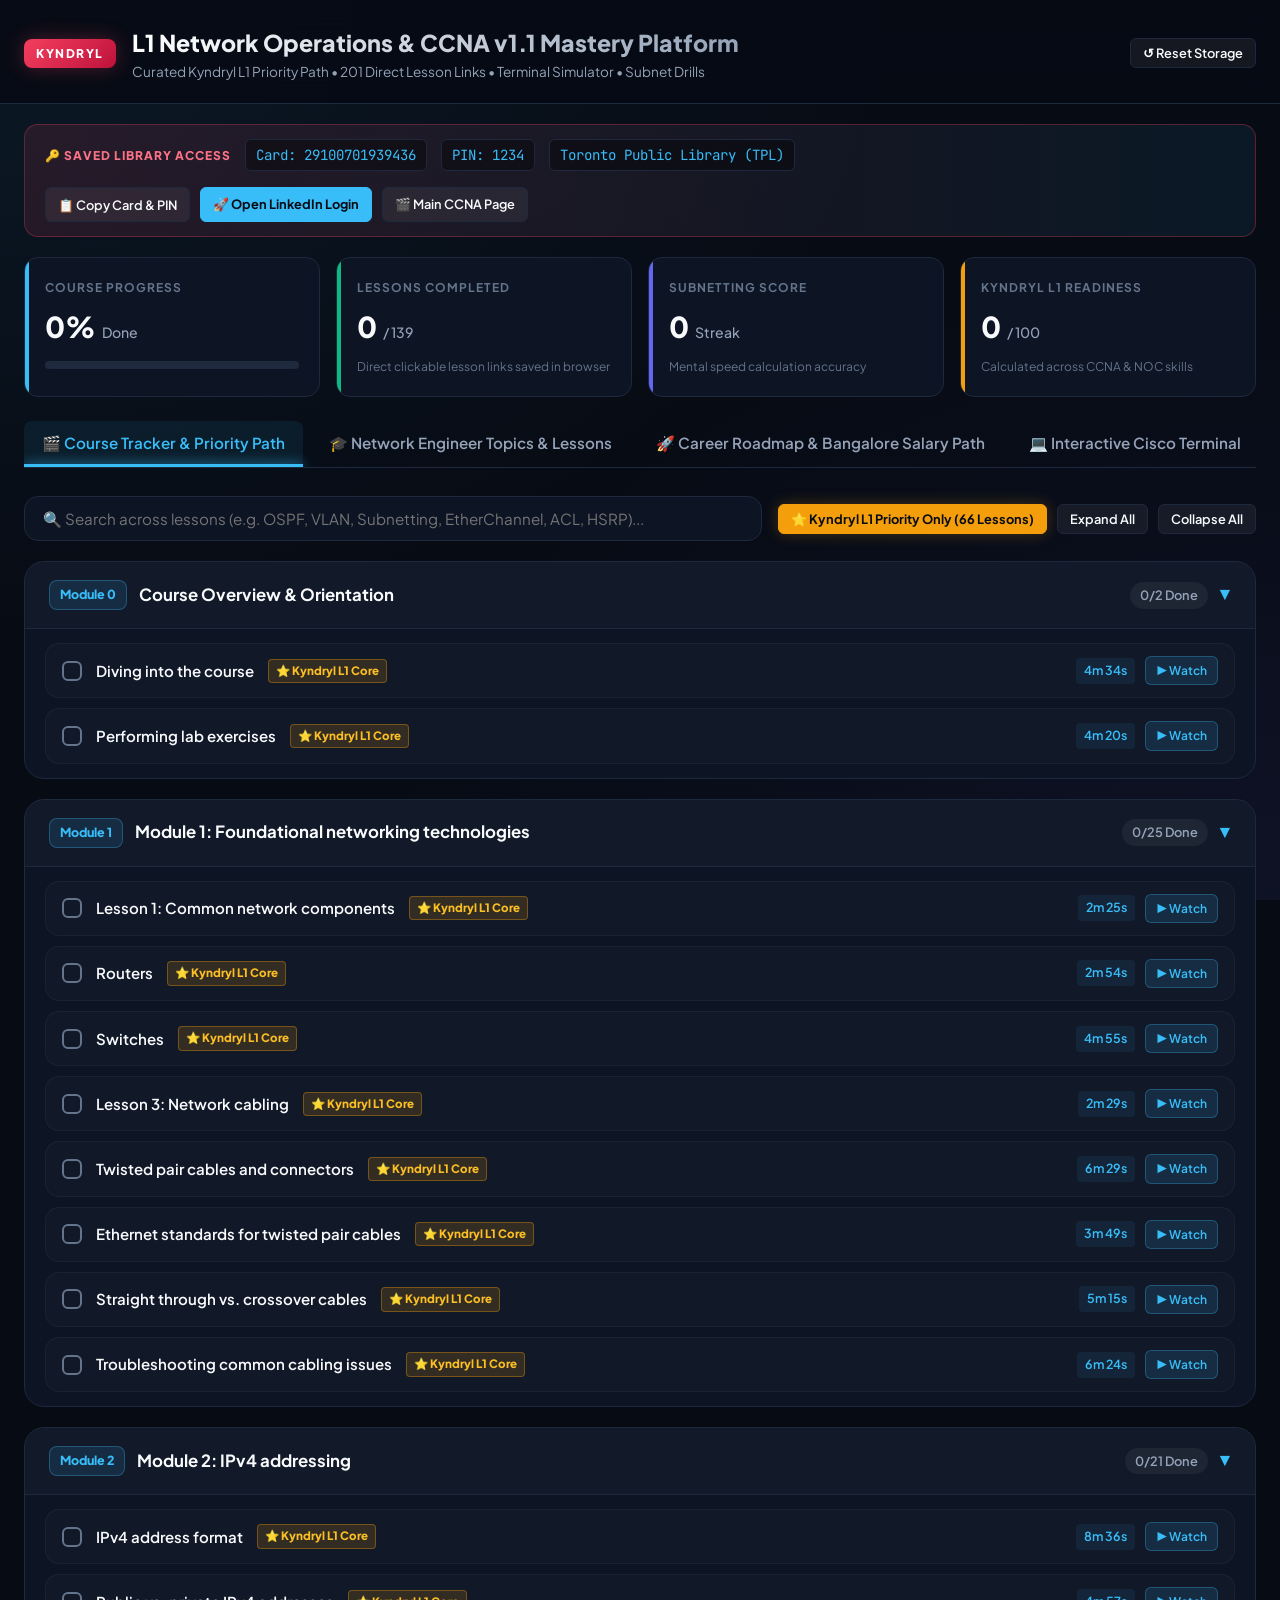
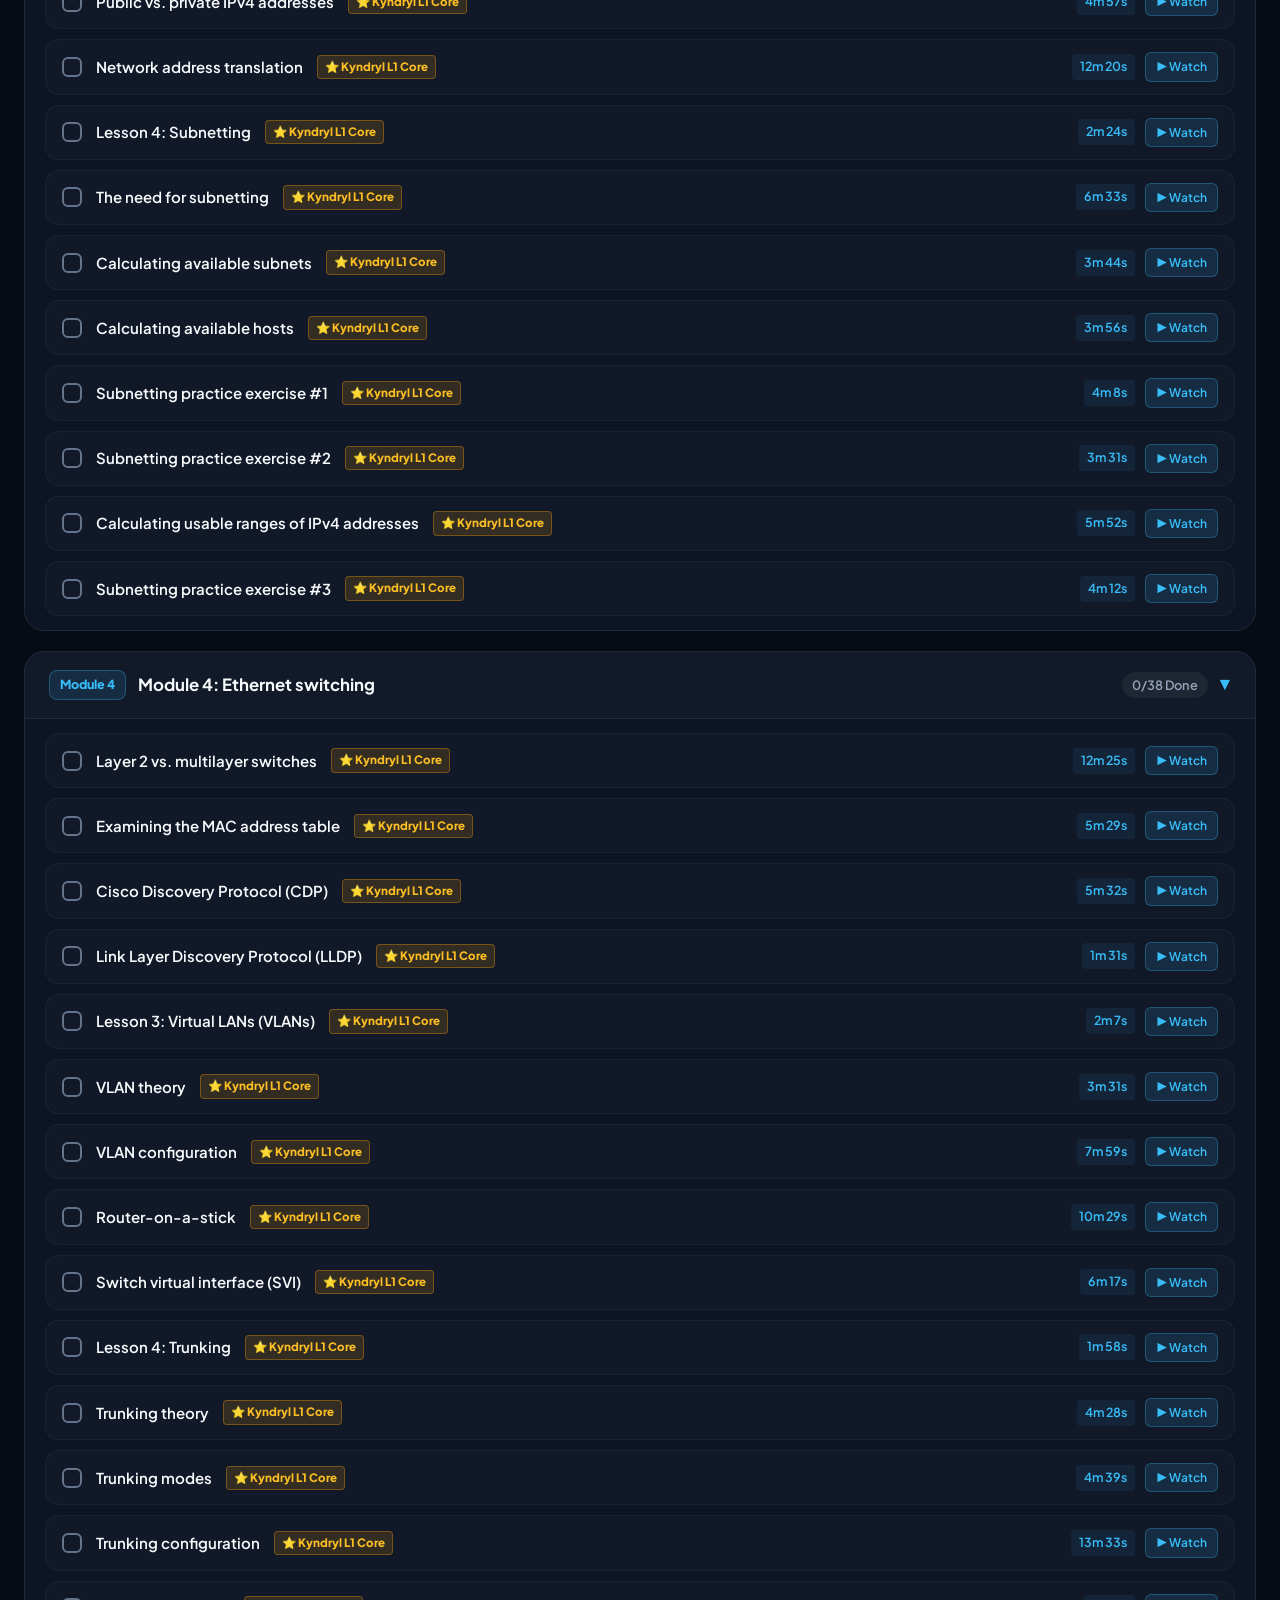
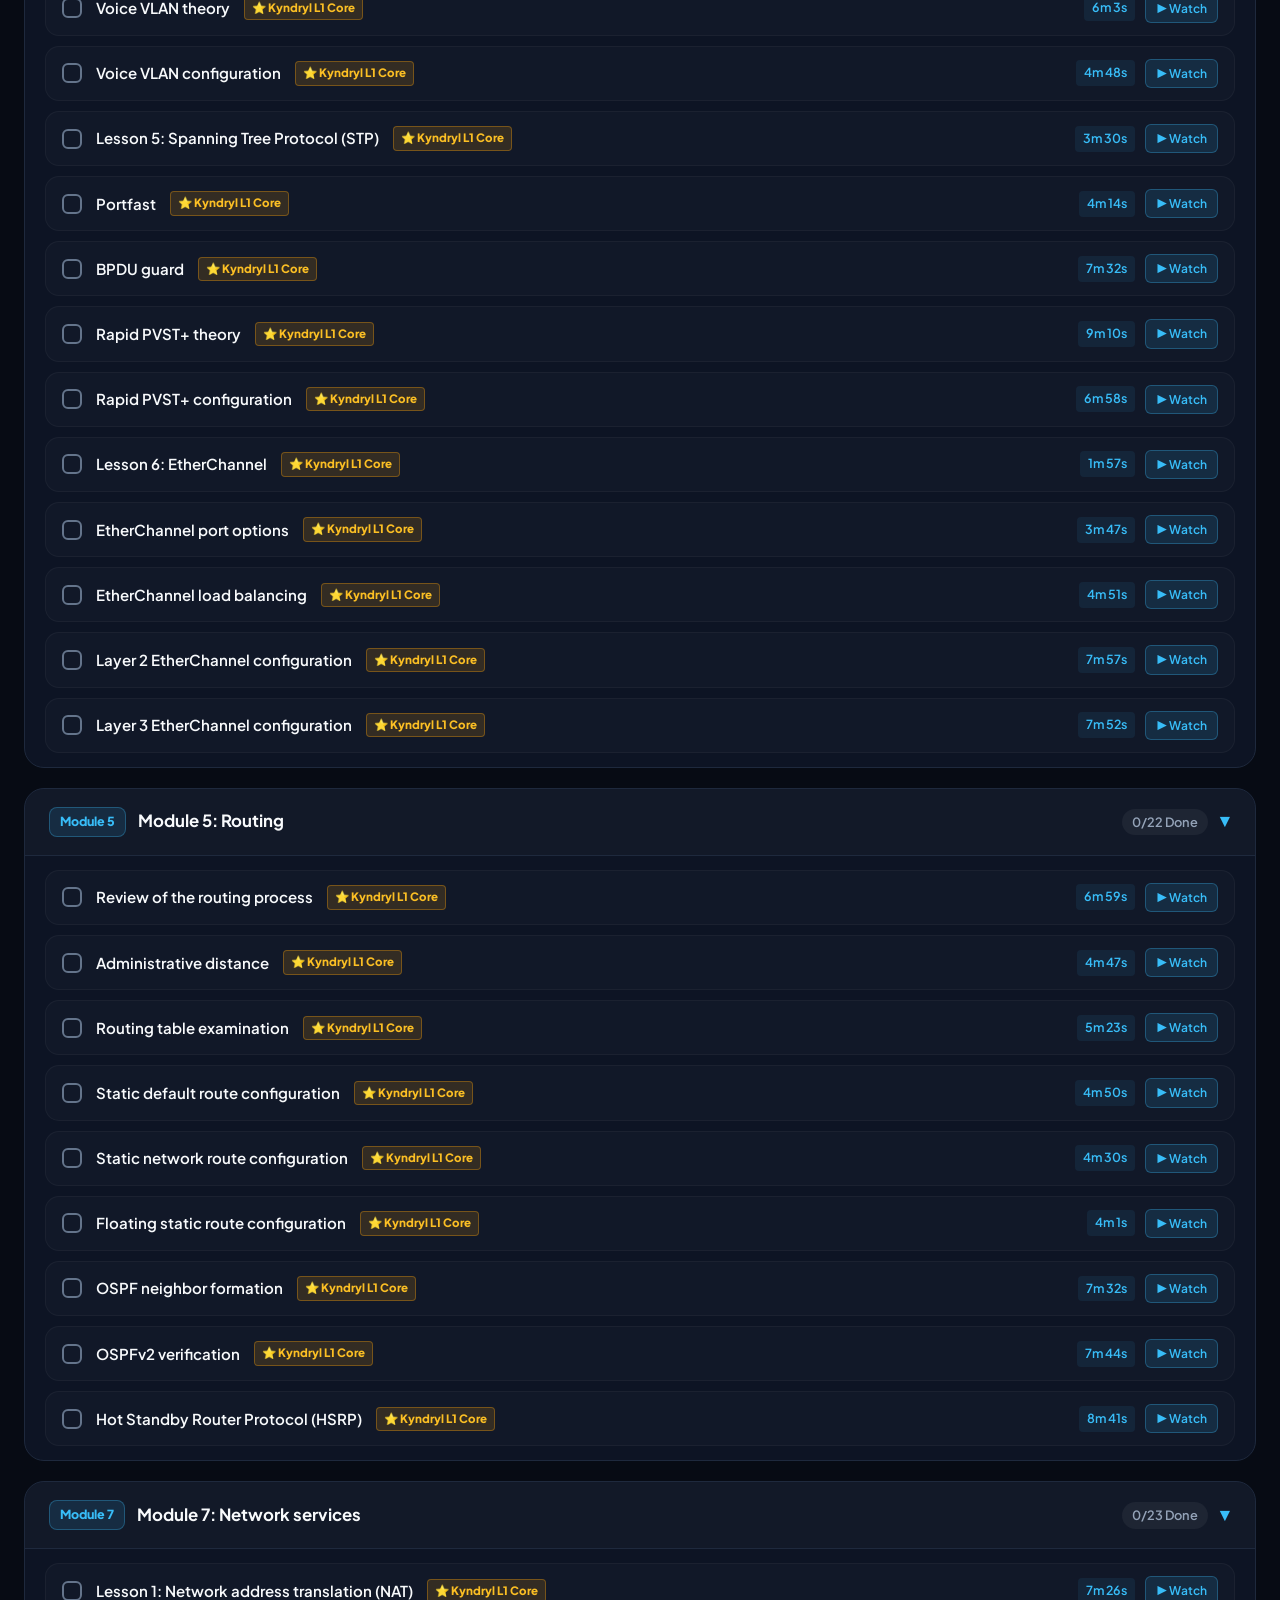
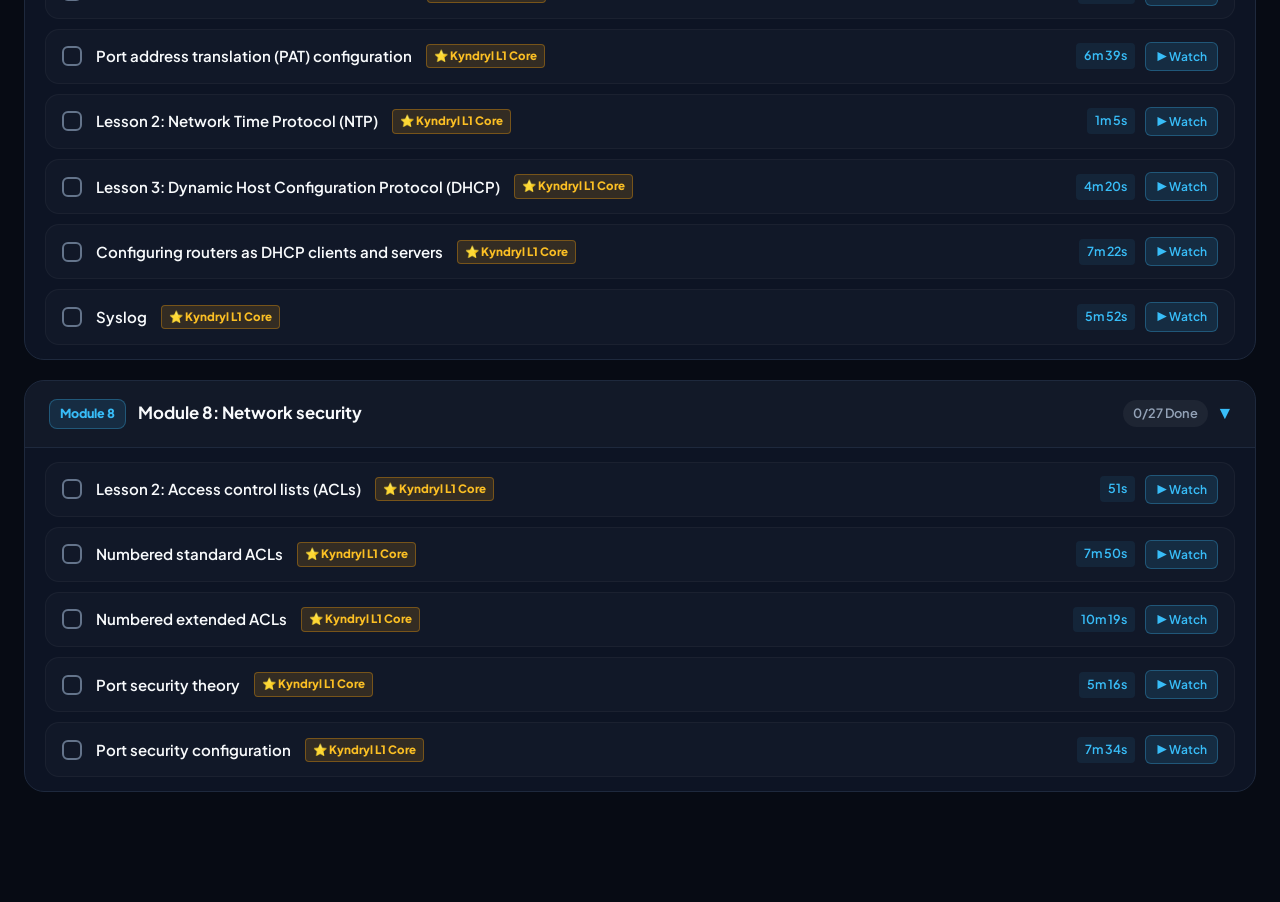
<file: index.html>
<!DOCTYPE html>
<html lang="en">
<head>
  <meta charset="UTF-8">
  <meta name="viewport" content="width=device-width, initial-scale=1.0">
  <title>Kyndryl L1 Network Operations Center — CCNA v1.1 Mastery Platform</title>
  <link rel="preconnect" href="https://fonts.googleapis.com">
  <link rel="preconnect" href="https://fonts.gstatic.com" crossorigin>
  <link href="https://fonts.googleapis.com/css2?family=Plus+Jakarta+Sans:wght@400;500;600;700;800&family=JetBrains+Mono:wght@400;500;600;700&display=swap" rel="stylesheet">
  <style>
    :root {
      --bg-dark: #070b14;
      --bg-card: #0d1424;
      --bg-card-hover: #141d33;
      --border: #1e293d;
      --border-focus: #38bdf8;
      --text-main: #f8fafc;
      --text-muted: #94a3b8;
      --text-dim: #64748b;
      --cyan: #38bdf8;
      --cyan-glow: rgba(56, 189, 248, 0.25);
      --indigo: #6366f1;
      --emerald: #10b981;
      --emerald-glow: rgba(16, 185, 129, 0.25);
      --amber: #f59e0b;
      --amber-glow: rgba(245, 158, 11, 0.25);
      --rose: #f43f5e;
      --rose-glow: rgba(244, 63, 94, 0.3);
      --radius-sm: 8px;
      --radius-md: 14px;
      --radius-lg: 20px;
    }

    * { box-sizing: border-box; margin: 0; padding: 0; }

    body {
      font-family: 'Plus Jakarta Sans', sans-serif;
      background-color: var(--bg-dark);
      color: var(--text-main);
      line-height: 1.6;
      padding-bottom: 90px;
      background-image: 
        radial-gradient(at 0% 0%, rgba(56, 189, 248, 0.08) 0px, transparent 50%),
        radial-gradient(at 100% 100%, rgba(99, 102, 241, 0.08) 0px, transparent 50%);
      background-attachment: fixed;
    }

    code, pre, .mono { font-family: 'JetBrains Mono', monospace; }

    .container {
      max-width: 1320px;
      margin: 0 auto;
      padding: 0 24px;
    }

    /* Top Sticky Header */
    header {
      padding: 24px 0 20px;
      border-bottom: 1px solid var(--border);
      position: sticky;
      top: 0;
      background: rgba(7, 11, 20, 0.9);
      backdrop-filter: blur(16px);
      z-index: 100;
    }

    .header-content {
      display: flex;
      justify-content: space-between;
      align-items: center;
      gap: 20px;
      flex-wrap: wrap;
    }

    .brand-group {
      display: flex;
      align-items: center;
      gap: 16px;
    }

    .badge-kyndryl {
      background: linear-gradient(135deg, #f43f5e, #be123c);
      color: white;
      font-weight: 800;
      font-size: 0.75rem;
      letter-spacing: 1.5px;
      padding: 5px 12px;
      border-radius: var(--radius-sm);
      text-transform: uppercase;
      box-shadow: 0 0 20px var(--rose-glow);
    }

    .header-title h1 {
      font-size: 1.45rem;
      font-weight: 800;
      background: linear-gradient(to right, #ffffff, #94a3b8);
      -webkit-background-clip: text;
      -webkit-text-fill-color: transparent;
    }

    .header-title p {
      font-size: 0.85rem;
      color: var(--text-muted);
    }

    /* Saved Credentials Strip */
    .portal-quick-strip {
      background: linear-gradient(90deg, rgba(244, 63, 94, 0.12), rgba(56, 189, 248, 0.08));
      border: 1px solid rgba(244, 63, 94, 0.3);
      border-radius: var(--radius-md);
      padding: 14px 20px;
      margin: 20px 0;
      display: flex;
      justify-content: space-between;
      align-items: center;
      flex-wrap: wrap;
      gap: 16px;
    }

    .portal-info {
      display: flex;
      align-items: center;
      gap: 14px;
      flex-wrap: wrap;
    }

    .portal-tag {
      font-size: 0.75rem;
      font-weight: 800;
      color: #fb7185;
      text-transform: uppercase;
      letter-spacing: 1px;
    }

    .portal-val {
      font-family: 'JetBrains Mono', monospace;
      font-size: 0.88rem;
      background: rgba(0, 0, 0, 0.4);
      padding: 4px 10px;
      border-radius: 6px;
      border: 1px solid var(--border);
      color: var(--cyan);
    }

    .portal-actions { display: flex; gap: 10px; }

    .btn-sm {
      background: rgba(255, 255, 255, 0.06);
      border: 1px solid var(--border);
      color: var(--text-main);
      padding: 6px 12px;
      border-radius: 6px;
      font-size: 0.8rem;
      font-weight: 600;
      cursor: pointer;
      font-family: inherit;
      transition: all 0.2s;
      text-decoration: none;
      display: inline-flex;
      align-items: center;
      gap: 6px;
    }

    .btn-sm:hover {
      background: var(--cyan);
      color: #070b14;
      border-color: var(--cyan);
    }

    .btn-sm.primary {
      background: var(--cyan);
      color: #070b14;
      border-color: var(--cyan);
      font-weight: 700;
    }

    .btn-sm.primary:hover { background: #7dd3fc; }

    .btn-sm.priority-toggle {
      background: rgba(245, 158, 11, 0.15);
      border-color: var(--amber);
      color: #fbbf24;
      font-weight: 700;
    }

    .btn-sm.priority-toggle.active {
      background: var(--amber);
      color: #070b14;
      box-shadow: 0 0 15px var(--amber-glow);
    }

    .watch-btn {
      background: rgba(56, 189, 248, 0.12);
      border: 1px solid rgba(56, 189, 248, 0.3);
      color: var(--cyan);
      font-size: 0.75rem;
      padding: 4px 10px;
      border-radius: 6px;
      flex-shrink: 0;
    }

    .watch-btn:hover {
      background: var(--cyan);
      color: #070b14;
    }

    /* KPI Metric Cards */
    .metrics-grid {
      display: grid;
      grid-template-columns: repeat(auto-fit, minmax(230px, 1fr));
      gap: 16px;
      margin-bottom: 24px;
    }

    .metric-card {
      background: var(--bg-card);
      border: 1px solid var(--border);
      padding: 20px;
      border-radius: var(--radius-md);
      position: relative;
      overflow: hidden;
      transition: transform 0.2s, border-color 0.2s;
    }

    .metric-card:hover {
      transform: translateY(-2px);
      border-color: var(--border-focus);
    }

    .metric-card::before {
      content: '';
      position: absolute;
      top: 0;
      left: 0;
      width: 4px;
      height: 100%;
      background: var(--cyan);
    }

    .metric-card.emerald::before { background: var(--emerald); }
    .metric-card.indigo::before { background: var(--indigo); }
    .metric-card.amber::before { background: var(--amber); }

    .metric-label {
      font-size: 0.75rem;
      font-weight: 700;
      text-transform: uppercase;
      letter-spacing: 1px;
      color: var(--text-dim);
      margin-bottom: 6px;
    }

    .metric-val {
      font-size: 1.8rem;
      font-weight: 800;
      color: var(--text-main);
      display: flex;
      align-items: baseline;
      gap: 6px;
    }

    .metric-val span {
      font-size: 0.88rem;
      font-weight: 500;
      color: var(--text-muted);
    }

    .progress-bar-container {
      width: 100%;
      height: 8px;
      background: var(--border);
      border-radius: 99px;
      margin-top: 12px;
      overflow: hidden;
    }

    .progress-bar-fill {
      height: 100%;
      width: 0%;
      background: linear-gradient(90deg, var(--cyan), var(--emerald));
      border-radius: 99px;
      transition: width 0.4s ease;
    }

    /* Nav Tabs */
    .nav-tabs {
      display: flex;
      gap: 8px;
      border-bottom: 1px solid var(--border);
      margin-bottom: 28px;
      overflow-x: auto;
      padding-bottom: 2px;
    }

    .tab-btn {
      background: transparent;
      border: none;
      color: var(--text-muted);
      font-family: inherit;
      font-size: 0.95rem;
      font-weight: 600;
      padding: 12px 18px;
      cursor: pointer;
      border-radius: var(--radius-sm) var(--radius-sm) 0 0;
      position: relative;
      transition: all 0.2s;
      white-space: nowrap;
    }

    .tab-btn:hover {
      color: var(--text-main);
      background: rgba(255, 255, 255, 0.03);
    }

    .tab-btn.active {
      color: var(--cyan);
      background: rgba(56, 189, 248, 0.08);
    }

    .tab-btn.active::after {
      content: '';
      position: absolute;
      bottom: -2px;
      left: 0;
      width: 100%;
      height: 3px;
      background: var(--cyan);
      box-shadow: 0 0 12px var(--cyan);
    }

    .tab-pane { display: none; animation: fadeIn 0.3s ease; }
    .tab-pane.active { display: block; }

    @keyframes fadeIn {
      from { opacity: 0; transform: translateY(6px); }
      to { opacity: 1; transform: translateY(0); }
    }

    /* COURSE TRACKER ACCORDION & LESSONS */
    .tracker-toolbar {
      display: flex;
      justify-content: space-between;
      align-items: center;
      gap: 16px;
      margin-bottom: 20px;
      flex-wrap: wrap;
    }

    .search-input {
      flex: 1;
      min-width: 280px;
      padding: 12px 18px;
      background: var(--bg-card);
      border: 1px solid var(--border);
      border-radius: var(--radius-md);
      color: white;
      font-family: inherit;
      font-size: 0.95rem;
      outline: none;
    }

    .search-input:focus {
      border-color: var(--cyan);
      box-shadow: 0 0 12px var(--cyan-glow);
    }

    .filter-actions {
      display: flex;
      gap: 10px;
      flex-wrap: wrap;
    }

    .module-card {
      background: var(--bg-card);
      border: 1px solid var(--border);
      border-radius: var(--radius-lg);
      margin-bottom: 20px;
      overflow: hidden;
      transition: border-color 0.2s;
    }

    .module-card:hover { border-color: rgba(56, 189, 248, 0.3); }

    .module-header {
      padding: 18px 24px;
      background: rgba(255, 255, 255, 0.02);
      border-bottom: 1px solid var(--border);
      display: flex;
      justify-content: space-between;
      align-items: center;
      cursor: pointer;
      user-select: none;
      flex-wrap: wrap;
      gap: 12px;
    }

    .module-title-wrap {
      display: flex;
      align-items: center;
      gap: 12px;
    }

    .module-badge {
      font-size: 0.78rem;
      font-weight: 800;
      padding: 4px 10px;
      border-radius: var(--radius-sm);
      background: rgba(56, 189, 248, 0.12);
      color: var(--cyan);
      border: 1px solid rgba(56, 189, 248, 0.3);
      white-space: nowrap;
    }

    .module-title {
      font-size: 1.05rem;
      font-weight: 700;
      color: var(--text-main);
    }

    .module-stats {
      display: flex;
      align-items: center;
      gap: 12px;
    }

    .module-counter {
      font-size: 0.8rem;
      font-weight: 600;
      padding: 3px 10px;
      border-radius: 99px;
      background: rgba(255, 255, 255, 0.05);
      color: var(--text-muted);
    }

    .module-arrow { font-size: 0.85rem; color: var(--cyan); transition: transform 0.2s; }

    .lessons-container {
      padding: 14px 20px;
      display: flex;
      flex-direction: column;
      gap: 10px;
    }

    .lesson-row {
      display: flex;
      align-items: center;
      justify-content: space-between;
      gap: 14px;
      padding: 12px 16px;
      background: rgba(255, 255, 255, 0.02);
      border: 1px solid rgba(255, 255, 255, 0.04);
      border-radius: var(--radius-md);
      transition: all 0.2s;
    }

    .lesson-row:hover {
      background: rgba(255, 255, 255, 0.04);
      border-color: rgba(56, 189, 248, 0.2);
    }

    .lesson-row.completed {
      background: rgba(16, 185, 129, 0.04);
      border-color: rgba(16, 185, 129, 0.2);
    }

    .lesson-left {
      display: flex;
      align-items: center;
      gap: 14px;
      flex: 1;
      min-width: 0;
    }

    .lesson-checkbox {
      appearance: none;
      -webkit-appearance: none;
      width: 20px;
      height: 20px;
      border: 2px solid var(--text-dim);
      border-radius: 6px;
      background: transparent;
      cursor: pointer;
      display: grid;
      place-content: center;
      flex-shrink: 0;
      transition: all 0.2s;
    }

    .lesson-checkbox:checked {
      background: var(--emerald);
      border-color: var(--emerald);
      box-shadow: 0 0 10px var(--emerald-glow);
    }

    .lesson-checkbox:checked::before {
      content: '✔';
      font-size: 12px;
      color: white;
      font-weight: 800;
    }

    .lesson-link {
      font-size: 0.94rem;
      font-weight: 600;
      color: var(--text-main);
      text-decoration: none;
      transition: color 0.2s;
      white-space: nowrap;
      overflow: hidden;
      text-overflow: ellipsis;
    }

    .lesson-link:hover {
      color: var(--cyan);
      text-decoration: underline;
    }

    .lesson-row.completed .lesson-link {
      color: var(--text-muted);
      text-decoration: line-through;
    }

    .badge-priority {
      background: rgba(245, 158, 11, 0.15);
      border: 1px solid rgba(245, 158, 11, 0.35);
      color: #fbbf24;
      font-size: 0.72rem;
      font-weight: 800;
      padding: 2px 7px;
      border-radius: 4px;
      white-space: nowrap;
    }

    .lesson-right {
      display: flex;
      align-items: center;
      gap: 10px;
      flex-shrink: 0;
    }

    .lesson-duration {
      font-size: 0.78rem;
      font-weight: 600;
      color: var(--cyan);
      background: rgba(56, 189, 248, 0.08);
      padding: 3px 8px;
      border-radius: 4px;
      white-space: nowrap;
    }

    /* MULTI-DEVICE CLI SIMULATOR */
    .device-selector-wrap {
      margin-bottom: 20px;
    }

    .device-grid {
      display: grid;
      grid-template-columns: repeat(auto-fit, minmax(190px, 1fr));
      gap: 12px;
      margin-bottom: 16px;
    }

    .device-btn {
      background: var(--bg-card);
      border: 1px solid var(--border);
      padding: 12px 14px;
      border-radius: var(--radius-md);
      cursor: pointer;
      display: flex;
      align-items: center;
      gap: 12px;
      transition: all 0.2s ease;
      text-align: left;
      font-family: inherit;
      color: var(--text-main);
      position: relative;
      overflow: hidden;
    }

    .device-btn:hover {
      border-color: var(--cyan);
      background: var(--bg-card-hover);
      transform: translateY(-2px);
    }

    .device-btn.active {
      background: rgba(56, 189, 248, 0.12);
      border-color: var(--cyan);
      box-shadow: 0 0 16px var(--cyan-glow);
    }

    .device-btn.active::before {
      content: '';
      position: absolute;
      top: 0;
      left: 0;
      width: 4px;
      height: 100%;
      background: var(--cyan);
    }

    .dev-icon {
      font-size: 1.5rem;
      flex-shrink: 0;
    }

    .dev-meta {
      display: flex;
      flex-direction: column;
      gap: 2px;
      overflow: hidden;
    }

    .dev-name {
      font-size: 0.85rem;
      font-weight: 800;
      font-family: 'JetBrains Mono', monospace;
      color: var(--text-main);
      white-space: nowrap;
      text-overflow: ellipsis;
      overflow: hidden;
    }

    .device-btn.active .dev-name {
      color: var(--cyan);
    }

    .dev-role {
      font-size: 0.72rem;
      color: var(--text-muted);
      white-space: nowrap;
      text-overflow: ellipsis;
      overflow: hidden;
    }

    .dev-status {
      display: inline-flex;
      align-items: center;
      gap: 5px;
      font-size: 0.68rem;
      font-weight: 700;
      color: #34d399;
      text-transform: uppercase;
      letter-spacing: 0.5px;
    }

    .dev-status-dot {
      width: 6px;
      height: 6px;
      border-radius: 50%;
      background: #10b981;
      box-shadow: 0 0 6px #10b981;
    }

    /* Interactive Topology Strip */
    .topology-strip {
      background: rgba(13, 20, 36, 0.85);
      border: 1px solid var(--border);
      border-radius: var(--radius-md);
      padding: 12px 18px;
      margin-bottom: 20px;
      display: flex;
      align-items: center;
      gap: 8px;
      overflow-x: auto;
      font-family: 'JetBrains Mono', monospace;
      font-size: 0.78rem;
    }

    .topo-label {
      font-size: 0.72rem;
      font-weight: 800;
      color: var(--cyan);
      text-transform: uppercase;
      letter-spacing: 1px;
      margin-right: 6px;
      white-space: nowrap;
    }

    .topo-node {
      padding: 6px 12px;
      border-radius: 6px;
      background: rgba(255, 255, 255, 0.04);
      border: 1px solid var(--border);
      cursor: pointer;
      transition: all 0.2s;
      white-space: nowrap;
      display: flex;
      align-items: center;
      gap: 6px;
      color: var(--text-muted);
    }

    .topo-node:hover {
      border-color: var(--cyan);
      color: white;
    }

    .topo-node.active {
      background: rgba(56, 189, 248, 0.16);
      border-color: var(--cyan);
      color: var(--cyan);
      font-weight: 700;
      box-shadow: 0 0 12px var(--cyan-glow);
    }

    .topo-link {
      color: var(--text-dim);
      font-size: 0.82rem;
      user-select: none;
      display: inline-flex;
      align-items: center;
      gap: 4px;
      white-space: nowrap;
    }

    .topo-link span {
      font-size: 0.65rem;
      color: #475569;
    }

    /* Terminal Window Styles */
    .terminal-window {
      background: #040711;
      border: 1px solid #1e293d;
      border-radius: var(--radius-lg);
      overflow: hidden;
      box-shadow: 0 20px 40px rgba(0, 0, 0, 0.6);
      margin-bottom: 30px;
    }

    .terminal-bar {
      background: #0b1120;
      padding: 12px 20px;
      display: flex;
      justify-content: space-between;
      align-items: center;
      border-bottom: 1px solid #1e293d;
      flex-wrap: wrap;
      gap: 12px;
    }

    .terminal-dots { display: flex; gap: 8px; }
    .dot { width: 12px; height: 12px; border-radius: 50%; }
    .dot.red { background: #ef4444; }
    .dot.yellow { background: #f59e0b; }
    .dot.green { background: #10b981; }

    .terminal-title-group {
      display: flex;
      align-items: center;
      gap: 10px;
      flex-wrap: wrap;
    }

    .terminal-title {
      font-size: 0.85rem;
      font-weight: 700;
      color: var(--text-muted);
      font-family: 'JetBrains Mono', monospace;
    }

    .terminal-dev-badge {
      font-size: 0.7rem;
      font-weight: 700;
      background: rgba(56, 189, 248, 0.15);
      color: var(--cyan);
      border: 1px solid rgba(56, 189, 248, 0.3);
      padding: 2px 8px;
      border-radius: 4px;
      font-family: 'JetBrains Mono', monospace;
    }

    .terminal-presets { display: flex; gap: 6px; flex-wrap: wrap; }

    .terminal-body {
      padding: 20px;
      min-height: 400px;
      max-height: 540px;
      overflow-y: auto;
      font-family: 'JetBrains Mono', monospace;
      font-size: 0.88rem;
      color: #38bdf8;
      line-height: 1.5;
    }

    .terminal-output {
      color: #94a3b8;
      white-space: pre-wrap;
      margin-bottom: 12px;
    }

    .terminal-input-row {
      display: flex;
      align-items: center;
      gap: 10px;
      background: rgba(255, 255, 255, 0.02);
      padding: 12px 20px;
      border-top: 1px solid #1e293d;
    }

    .terminal-prompt {
      color: #10b981;
      font-weight: 700;
      font-family: 'JetBrains Mono', monospace;
      white-space: nowrap;
    }

    .terminal-input {
      flex: 1;
      background: transparent;
      border: none;
      outline: none;
      color: #ffffff;
      font-family: 'JetBrains Mono', monospace;
      font-size: 0.95rem;
    }

    /* SUBNET DRILL */
    .subnet-card {
      background: var(--bg-card);
      border: 1px solid var(--border);
      border-radius: var(--radius-lg);
      padding: 28px;
      margin-bottom: 24px;
    }

    .subnet-header {
      display: flex;
      justify-content: space-between;
      align-items: center;
      margin-bottom: 24px;
      flex-wrap: wrap;
      gap: 16px;
    }

    .target-ip-display {
      font-family: 'JetBrains Mono', monospace;
      font-size: 2rem;
      font-weight: 800;
      color: var(--cyan);
      background: rgba(0, 0, 0, 0.4);
      padding: 8px 20px;
      border-radius: var(--radius-sm);
      border: 1px solid var(--border);
      display: inline-block;
    }

    .subnet-form-grid {
      display: grid;
      grid-template-columns: repeat(auto-fit, minmax(240px, 1fr));
      gap: 16px;
      margin-bottom: 20px;
    }

    .subnet-field { display: flex; flex-direction: column; gap: 6px; }
    .subnet-field label { font-size: 0.8rem; font-weight: 700; text-transform: uppercase; color: var(--text-muted); }
    .subnet-field input {
      padding: 12px 16px;
      background: rgba(0, 0, 0, 0.3);
      border: 1px solid var(--border);
      border-radius: var(--radius-sm);
      color: white;
      font-family: 'JetBrains Mono', monospace;
      font-size: 0.95rem;
      outline: none;
    }
    .subnet-field input:focus { border-color: var(--cyan); }

    .result-banner {
      margin-top: 20px;
      padding: 14px 18px;
      border-radius: var(--radius-sm);
      display: none;
      font-family: 'JetBrains Mono', monospace;
      font-size: 0.9rem;
    }
    .result-banner.correct { background: rgba(16, 185, 129, 0.15); border: 1px solid var(--emerald); color: #34d399; display: block; }
    .result-banner.wrong { background: rgba(244, 63, 94, 0.15); border: 1px solid var(--rose); color: #fb7185; display: block; }

    /* INCIDENT WAR ROOM */
    .incident-ticket {
      background: var(--bg-card);
      border: 1px solid var(--border);
      border-radius: var(--radius-lg);
      padding: 24px;
      margin-bottom: 20px;
    }

    .incident-header {
      display: flex;
      justify-content: space-between;
      align-items: center;
      margin-bottom: 12px;
      flex-wrap: wrap;
      gap: 10px;
    }

    .badge-sev1 { background: rgba(239, 68, 68, 0.15); color: #f87171; border: 1px solid #ef4444; padding: 4px 10px; border-radius: 6px; font-weight: 800; font-size: 0.75rem; }
    .badge-sev2 { background: rgba(245, 158, 11, 0.15); color: #fbbf24; border: 1px solid #f59e0b; padding: 4px 10px; border-radius: 6px; font-weight: 800; font-size: 0.75rem; }
    .badge-sev3 { background: rgba(56, 189, 248, 0.15); color: #38bdf8; border: 1px solid #38bdf8; padding: 4px 10px; border-radius: 6px; font-weight: 800; font-size: 0.75rem; }

    .ticket-log-template {
      background: rgba(0, 0, 0, 0.4);
      border: 1px solid rgba(255, 255, 255, 0.08);
      border-radius: var(--radius-sm);
      padding: 14px;
      font-family: 'JetBrains Mono', monospace;
      font-size: 0.82rem;
      color: #cbd5e1;
      margin-top: 14px;
      white-space: pre-wrap;
    }

    /* CLI GRID */
    .cmd-grid {
      display: grid;
      grid-template-columns: repeat(auto-fill, minmax(360px, 1fr));
      gap: 16px;
    }

    .cmd-card {
      background: var(--bg-card);
      border: 1px solid var(--border);
      border-radius: var(--radius-md);
      padding: 16px 20px;
      display: flex;
      flex-direction: column;
      justify-content: space-between;
      transition: all 0.2s;
    }

    .cmd-card:hover { border-color: var(--indigo); transform: translateY(-2px); }

    .cmd-syntax {
      font-size: 0.88rem;
      background: rgba(0, 0, 0, 0.4);
      padding: 8px 12px;
      border-radius: 6px;
      color: #38bdf8;
      margin: 8px 0;
      border: 1px solid rgba(255, 255, 255, 0.05);
    }

    /* Q&A FLASHCARDS */
    .qa-card {
      background: var(--bg-card);
      border: 1px solid var(--border);
      border-radius: var(--radius-md);
      margin-bottom: 16px;
      overflow: hidden;
    }

    .qa-question {
      padding: 18px 24px;
      font-size: 1rem;
      font-weight: 700;
      cursor: pointer;
      display: flex;
      justify-content: space-between;
      align-items: center;
      background: rgba(255, 255, 255, 0.02);
    }

    .qa-answer {
      display: none;
      padding: 20px 24px;
      background: rgba(0, 0, 0, 0.3);
      border-top: 1px solid var(--border);
      font-size: 0.9rem;
      color: #cbd5e1;
      line-height: 1.6;
    }

    .qa-answer.open { display: block; }

    /* NETWORK ENGINEER TOPICS & LESSONS TAB STYLING */
    .engineer-header-card {
      background: linear-gradient(135deg, rgba(13, 20, 36, 0.95), rgba(20, 29, 51, 0.85));
      border: 1px solid rgba(56, 189, 248, 0.25);
      border-radius: var(--radius-lg);
      padding: 26px 30px;
      margin-bottom: 24px;
      box-shadow: 0 10px 30px rgba(0, 0, 0, 0.35);
      position: relative;
      overflow: hidden;
    }
    .engineer-header-card::before {
      content: '';
      position: absolute;
      top: 0; left: 0; right: 0; height: 3px;
      background: linear-gradient(90deg, #38bdf8, #6366f1, #10b981);
    }
    .engineer-header-top {
      display: flex;
      justify-content: space-between;
      align-items: center;
      gap: 20px;
      flex-wrap: wrap;
      margin-bottom: 18px;
    }
    .engineer-header-title h2 {
      font-size: 1.45rem;
      font-weight: 800;
      color: #ffffff;
      display: flex;
      align-items: center;
      gap: 12px;
    }
    .engineer-header-title p {
      color: var(--text-muted);
      font-size: 0.9rem;
      margin-top: 4px;
    }
    .engineer-stats-strip {
      display: grid;
      grid-template-columns: repeat(auto-fit, minmax(150px, 1fr));
      gap: 12px;
      margin-top: 16px;
      padding-top: 16px;
      border-top: 1px solid rgba(255, 255, 255, 0.08);
    }
    .eng-stat-box {
      background: rgba(0, 0, 0, 0.35);
      border: 1px solid rgba(255, 255, 255, 0.06);
      border-radius: var(--radius-sm);
      padding: 10px 14px;
      text-align: center;
    }
    .eng-stat-num {
      font-family: 'JetBrains Mono', monospace;
      font-size: 1.35rem;
      font-weight: 800;
      color: var(--cyan);
    }
    .eng-stat-label {
      font-size: 0.72rem;
      font-weight: 700;
      color: var(--text-muted);
      text-transform: uppercase;
      letter-spacing: 0.5px;
      margin-top: 2px;
    }
    .engineer-progress-wrap {
      margin-top: 16px;
    }
    .eng-prog-meta {
      display: flex;
      justify-content: space-between;
      font-size: 0.82rem;
      font-weight: 700;
      color: var(--text-muted);
      margin-bottom: 6px;
    }

    /* SPRINT FILTER TABS */
    .sprint-filters-wrap {
      display: flex;
      gap: 10px;
      overflow-x: auto;
      padding-bottom: 12px;
      margin-bottom: 20px;
      scrollbar-width: thin;
    }
    .sprint-chip {
      background: var(--bg-card);
      border: 1px solid var(--border);
      color: var(--text-muted);
      padding: 8px 16px;
      border-radius: 99px;
      font-size: 0.82rem;
      font-weight: 700;
      cursor: pointer;
      white-space: nowrap;
      transition: all 0.2s ease;
      display: flex;
      align-items: center;
      gap: 8px;
    }
    .sprint-chip:hover {
      border-color: var(--cyan);
      color: var(--text-main);
      background: var(--bg-card-hover);
    }
    .sprint-chip.active {
      background: rgba(56, 189, 248, 0.14);
      border-color: var(--cyan);
      color: var(--cyan);
      box-shadow: 0 0 14px var(--cyan-glow);
    }

    /* TOPIC CARD */
    .eng-topic-card {
      background: var(--bg-card);
      border: 1px solid var(--border);
      border-radius: var(--radius-lg);
      margin-bottom: 22px;
      overflow: hidden;
      transition: border-color 0.25s, box-shadow 0.25s;
    }
    .eng-topic-card:hover {
      border-color: rgba(56, 189, 248, 0.35);
    }
    .eng-topic-header {
      padding: 20px 24px;
      cursor: pointer;
      display: flex;
      justify-content: space-between;
      align-items: center;
      gap: 16px;
      background: rgba(255, 255, 255, 0.015);
      border-bottom: 1px solid transparent;
      user-select: none;
    }
    .eng-topic-header.open {
      border-bottom-color: var(--border);
      background: rgba(56, 189, 248, 0.03);
    }
    .eng-topic-info {
      display: flex;
      align-items: center;
      gap: 16px;
      flex: 1;
      min-width: 0;
    }
    .eng-topic-icon {
      font-size: 1.8rem;
      flex-shrink: 0;
      background: rgba(0, 0, 0, 0.3);
      width: 48px;
      height: 48px;
      display: flex;
      align-items: center;
      justify-content: center;
      border-radius: var(--radius-sm);
      border: 1px solid rgba(255, 255, 255, 0.06);
    }
    .eng-topic-meta {
      flex: 1;
      min-width: 0;
    }
    .eng-topic-badges {
      display: flex;
      align-items: center;
      gap: 8px;
      margin-bottom: 4px;
      flex-wrap: wrap;
    }
    .badge-sprint {
      background: rgba(99, 102, 241, 0.15);
      color: #818cf8;
      border: 1px solid rgba(99, 102, 241, 0.3);
      padding: 2px 8px;
      border-radius: 4px;
      font-size: 0.72rem;
      font-weight: 800;
      text-transform: uppercase;
      letter-spacing: 0.5px;
    }
    .badge-device-target {
      background: rgba(16, 185, 129, 0.12);
      color: #34d399;
      border: 1px solid rgba(16, 185, 129, 0.3);
      padding: 2px 8px;
      border-radius: 4px;
      font-size: 0.72rem;
      font-weight: 700;
    }
    .eng-topic-title {
      font-size: 1.05rem;
      font-weight: 800;
      color: #ffffff;
      white-space: nowrap;
      overflow: hidden;
      text-overflow: ellipsis;
    }
    .eng-topic-actions-right {
      display: flex;
      align-items: center;
      gap: 14px;
      flex-shrink: 0;
    }
    .eng-topic-counter-pill {
      font-family: 'JetBrains Mono', monospace;
      font-size: 0.8rem;
      font-weight: 700;
      color: var(--cyan);
      background: rgba(56, 189, 248, 0.1);
      border: 1px solid rgba(56, 189, 248, 0.25);
      padding: 4px 10px;
      border-radius: 99px;
    }
    .eng-topic-arrow {
      color: var(--text-muted);
      font-size: 0.85rem;
      transition: transform 0.2s;
    }

    /* TOPIC BODY */
    .eng-topic-body {
      padding: 22px 24px;
      display: flex;
      flex-direction: column;
      gap: 18px;
      background: rgba(0, 0, 0, 0.15);
    }

    /* NOC CALLOUT */
    .eng-noc-callout {
      background: rgba(56, 189, 248, 0.05);
      border-left: 3px solid var(--cyan);
      border-radius: 0 var(--radius-sm) var(--radius-sm) 0;
      padding: 12px 16px;
      font-size: 0.86rem;
      color: #e2e8f0;
      line-height: 1.5;
    }
    .eng-noc-callout strong {
      color: var(--cyan);
    }

    /* COMMANDS SHOWCASE */
    .eng-cmds-wrap {
      background: rgba(0, 0, 0, 0.35);
      border: 1px solid rgba(255, 255, 255, 0.06);
      border-radius: var(--radius-sm);
      padding: 16px;
    }
    .eng-cmds-header {
      display: flex;
      justify-content: space-between;
      align-items: center;
      margin-bottom: 12px;
      flex-wrap: wrap;
      gap: 10px;
    }
    .eng-cmds-header span {
      font-size: 0.78rem;
      font-weight: 800;
      color: var(--emerald);
      text-transform: uppercase;
      letter-spacing: 0.8px;
    }
    .eng-cmds-grid {
      display: grid;
      grid-template-columns: repeat(auto-fit, minmax(300px, 1fr));
      gap: 10px;
    }
    .eng-cmd-row {
      display: flex;
      justify-content: space-between;
      align-items: center;
      background: rgba(255, 255, 255, 0.02);
      border: 1px solid rgba(255, 255, 255, 0.04);
      border-radius: 6px;
      padding: 8px 12px;
      gap: 10px;
    }
    .eng-cmd-text {
      font-family: 'JetBrains Mono', monospace;
      font-size: 0.82rem;
      color: #38bdf8;
      overflow: hidden;
      text-overflow: ellipsis;
      white-space: nowrap;
    }
    .eng-cmd-desc {
      font-size: 0.74rem;
      color: var(--text-dim);
      margin-top: 2px;
    }

    /* TOPIC LESSONS WRAPPER */
    .eng-lessons-wrap {
      display: flex;
      flex-direction: column;
      gap: 8px;
    }


    /* CAREER ROADMAP & BANGALORE SALARY PROGRESSION STYLES */
    .roadmap-hero {
      background: linear-gradient(135deg, rgba(15, 23, 42, 0.95), rgba(30, 41, 59, 0.9));
      border: 1px solid rgba(56, 189, 248, 0.3);
      border-radius: var(--radius-lg);
      padding: 28px 32px;
      margin-bottom: 24px;
      position: relative;
      overflow: hidden;
      box-shadow: 0 12px 32px rgba(0, 0, 0, 0.4);
    }
    .roadmap-hero::before {
      content: '';
      position: absolute;
      top: 0; left: 0; right: 0; height: 3px;
      background: linear-gradient(90deg, #10b981, #38bdf8, #6366f1, #f59e0b);
    }
    .roadmap-hero-top {
      display: flex;
      justify-content: space-between;
      align-items: center;
      gap: 20px;
      flex-wrap: wrap;
      margin-bottom: 20px;
    }
    .roadmap-hero-title h2 {
      font-size: 1.5rem;
      font-weight: 800;
      color: #ffffff;
      display: flex;
      align-items: center;
      gap: 12px;
    }
    .roadmap-hero-title p {
      color: var(--text-muted);
      font-size: 0.92rem;
      margin-top: 4px;
    }

    /* CTC PROGRESSION LADDER */
    .ctc-ladder-wrap {
      margin-top: 20px;
      padding-top: 20px;
      border-top: 1px solid rgba(255, 255, 255, 0.08);
    }
    .ctc-ladder-title {
      font-size: 0.85rem;
      font-weight: 800;
      color: var(--cyan);
      text-transform: uppercase;
      letter-spacing: 0.8px;
      margin-bottom: 14px;
      display: flex;
      align-items: center;
      gap: 8px;
    }
    .ctc-ladder-grid {
      display: grid;
      grid-template-columns: repeat(auto-fit, minmax(180px, 1fr));
      gap: 12px;
    }
    .ctc-node {
      background: rgba(0, 0, 0, 0.4);
      border: 1px solid rgba(255, 255, 255, 0.08);
      border-radius: var(--radius-md);
      padding: 14px 16px;
      display: flex;
      flex-direction: column;
      gap: 6px;
      position: relative;
      transition: all 0.25s ease;
    }
    .ctc-node:hover {
      border-color: rgba(56, 189, 248, 0.4);
      transform: translateY(-2px);
    }
    .ctc-node.current {
      border-color: #f43f5e;
      background: rgba(244, 63, 94, 0.08);
    }
    .ctc-node.target {
      border-color: #10b981;
      background: rgba(16, 185, 129, 0.1);
      box-shadow: 0 0 20px rgba(16, 185, 129, 0.2);
    }
    .ctc-node-tag {
      font-size: 0.68rem;
      font-weight: 800;
      text-transform: uppercase;
      letter-spacing: 0.5px;
      display: inline-block;
    }
    .ctc-node.current .ctc-node-tag { color: #fb7185; }
    .ctc-node.target .ctc-node-tag { color: #34d399; }
    .ctc-node-salary {
      font-family: 'JetBrains Mono', monospace;
      font-size: 1.3rem;
      font-weight: 800;
      color: #ffffff;
    }
    .ctc-node.current .ctc-node-salary { color: #fda4af; }
    .ctc-node.target .ctc-node-salary { color: #34d399; }
    .ctc-node-role {
      font-size: 0.8rem;
      font-weight: 700;
      color: #e2e8f0;
      line-height: 1.3;
    }
    .ctc-node-skills {
      font-size: 0.72rem;
      color: var(--text-dim);
      margin-top: 4px;
    }

    /* PHASES CONTAINER & CARDS */
    .roadmap-section-title {
      font-size: 1.18rem;
      font-weight: 800;
      color: #ffffff;
      margin: 28px 0 16px;
      display: flex;
      align-items: center;
      gap: 10px;
    }
    .phases-grid {
      display: grid;
      grid-template-columns: repeat(auto-fit, minmax(360px, 1fr));
      gap: 18px;
      margin-bottom: 28px;
    }
    .phase-card {
      background: var(--bg-card);
      border: 1px solid var(--border);
      border-radius: var(--radius-lg);
      padding: 22px 24px;
      display: flex;
      flex-direction: column;
      justify-content: space-between;
      gap: 16px;
      transition: all 0.2s ease;
      position: relative;
    }
    .phase-card:hover {
      border-color: rgba(56, 189, 248, 0.35);
      background: var(--bg-card-hover);
    }
    .phase-card.priority-high {
      border-color: rgba(16, 185, 129, 0.4);
    }
    .phase-header {
      display: flex;
      justify-content: space-between;
      align-items: flex-start;
      gap: 12px;
    }
    .phase-tag-wrap {
      display: flex;
      align-items: center;
      gap: 8px;
      flex-wrap: wrap;
      margin-bottom: 6px;
    }
    .phase-number-badge {
      font-size: 0.72rem;
      font-weight: 800;
      padding: 3px 8px;
      border-radius: 4px;
      text-transform: uppercase;
      letter-spacing: 0.5px;
    }
    .phase-number-badge.p1 { background: rgba(56, 189, 248, 0.15); color: #38bdf8; border: 1px solid rgba(56, 189, 248, 0.3); }
    .phase-number-badge.p2 { background: rgba(16, 185, 129, 0.18); color: #34d399; border: 1px solid rgba(16, 185, 129, 0.4); }
    .phase-number-badge.p3 { background: rgba(245, 158, 11, 0.15); color: #fbbf24; border: 1px solid rgba(245, 158, 11, 0.3); }
    .phase-number-badge.p4 { background: rgba(99, 102, 241, 0.15); color: #818cf8; border: 1px solid rgba(99, 102, 241, 0.3); }
    .phase-number-badge.p5 { background: rgba(236, 72, 153, 0.15); color: #f472b6; border: 1px solid rgba(236, 72, 153, 0.3); }
    
    .phase-timeline {
      font-family: 'JetBrains Mono', monospace;
      font-size: 0.75rem;
      font-weight: 700;
      color: var(--text-muted);
      background: rgba(0, 0, 0, 0.35);
      padding: 3px 8px;
      border-radius: 4px;
    }
    .phase-title {
      font-size: 1.1rem;
      font-weight: 800;
      color: #ffffff;
    }
    .phase-skills-pill-wrap {
      display: flex;
      flex-wrap: wrap;
      gap: 6px;
      margin-top: 8px;
    }
    .skill-pill {
      font-size: 0.72rem;
      font-weight: 600;
      color: var(--text-muted);
      background: rgba(255, 255, 255, 0.04);
      border: 1px solid rgba(255, 255, 255, 0.07);
      padding: 2px 8px;
      border-radius: 4px;
    }
    .phase-courses-list {
      display: flex;
      flex-direction: column;
      gap: 8px;
      background: rgba(0, 0, 0, 0.25);
      border: 1px solid rgba(255, 255, 255, 0.04);
      border-radius: var(--radius-sm);
      padding: 12px;
    }
    .phase-course-item {
      display: flex;
      justify-content: space-between;
      align-items: center;
      gap: 10px;
      font-size: 0.85rem;
    }
    .phase-course-item label {
      display: flex;
      align-items: center;
      gap: 10px;
      color: var(--text-main);
      cursor: pointer;
      overflow: hidden;
      text-overflow: ellipsis;
      white-space: nowrap;
      flex: 1;
    }
    .phase-course-item a {
      color: var(--cyan);
      text-decoration: none;
      font-size: 0.74rem;
      font-weight: 700;
      background: rgba(56, 189, 248, 0.1);
      border: 1px solid rgba(56, 189, 248, 0.25);
      padding: 3px 8px;
      border-radius: 4px;
      white-space: nowrap;
      flex-shrink: 0;
      transition: all 0.2s;
    }
    .phase-course-item a:hover {
      background: rgba(56, 189, 248, 0.2);
      border-color: var(--cyan);
    }
    .phase-goal-note {
      font-size: 0.8rem;
      color: #cbd5e1;
      border-left: 2px solid var(--indigo);
      padding-left: 10px;
      line-height: 1.4;
    }

    /* PRIORITIES & SCHEDULE DUAL GRID */
    .dual-roadmap-grid {
      display: grid;
      grid-template-columns: repeat(auto-fit, minmax(420px, 1fr));
      gap: 20px;
      margin-bottom: 28px;
    }
    .roadmap-subcard {
      background: var(--bg-card);
      border: 1px solid var(--border);
      border-radius: var(--radius-lg);
      padding: 24px;
      display: flex;
      flex-direction: column;
      gap: 16px;
    }
    .priority-list {
      display: flex;
      flex-direction: column;
      gap: 8px;
    }
    .priority-row {
      display: flex;
      align-items: center;
      gap: 12px;
      padding: 8px 12px;
      background: rgba(0, 0, 0, 0.25);
      border: 1px solid rgba(255, 255, 255, 0.04);
      border-radius: 6px;
    }
    .priority-rank {
      width: 24px;
      height: 24px;
      border-radius: 50%;
      background: rgba(56, 189, 248, 0.15);
      color: var(--cyan);
      font-weight: 800;
      font-size: 0.78rem;
      display: flex;
      align-items: center;
      justify-content: center;
      flex-shrink: 0;
    }
    .priority-row:nth-child(1) .priority-rank { background: #ef4444; color: white; }
    .priority-row:nth-child(2) .priority-rank { background: #10b981; color: white; }
    .priority-row:nth-child(3) .priority-rank { background: #38bdf8; color: white; }
    .priority-name {
      font-weight: 700;
      font-size: 0.85rem;
      color: #ffffff;
      flex: 1;
    }
    .priority-reason {
      font-size: 0.75rem;
      color: var(--text-dim);
    }

    /* WEEKLY SCHEDULE GRID */
    .schedule-day-row {
      display: flex;
      justify-content: space-between;
      align-items: center;
      padding: 9px 12px;
      border-radius: 6px;
      background: rgba(0, 0, 0, 0.25);
      border: 1px solid rgba(255, 255, 255, 0.04);
      font-size: 0.85rem;
    }
    .schedule-day-row.is-today {
      border-color: var(--cyan);
      background: rgba(56, 189, 248, 0.08);
      box-shadow: 0 0 12px var(--cyan-glow);
    }
    .day-badge {
      font-family: 'JetBrains Mono', monospace;
      font-weight: 800;
      font-size: 0.75rem;
      width: 85px;
      color: var(--text-muted);
    }
    .schedule-day-row.is-today .day-badge { color: var(--cyan); }
    .day-activity {
      font-weight: 600;
      color: var(--text-main);
      flex: 1;
    }
    .today-pill {
      font-size: 0.65rem;
      font-weight: 800;
      text-transform: uppercase;
      background: var(--cyan);
      color: #070b14;
      padding: 2px 6px;
      border-radius: 99px;
    }

    /* ACTION PLAN CARD */
    .action-checklist {
      display: flex;
      flex-direction: column;
      gap: 10px;
    }
    .action-step-item {
      display: flex;
      align-items: flex-start;
      gap: 12px;
      padding: 12px 14px;
      background: rgba(0, 0, 0, 0.3);
      border: 1px solid rgba(255, 255, 255, 0.05);
      border-radius: 8px;
      transition: all 0.2s;
    }
    .action-step-item.checked {
      background: rgba(16, 185, 129, 0.06);
      border-color: rgba(16, 185, 129, 0.3);
    }
    .action-step-item.checked .action-text {
      color: var(--text-muted);
      text-decoration: line-through;
    }
    .action-text strong { color: #ffffff; }
    .action-text {
      font-size: 0.86rem;
      color: #cbd5e1;
      line-height: 1.45;
    }


    /* KEVIN WALLACE 15-COURSE CATALOG STYLES */
    .kw-package-box {
      background: rgba(16, 185, 129, 0.08);
      border: 1px solid rgba(16, 185, 129, 0.25);
      border-radius: var(--radius-sm);
      padding: 10px 14px;
      margin-top: 10px;
    }
    .kw-package-tag {
      font-size: 0.82rem;
      color: #34d399;
      font-weight: 800;
    }
    .kw-package-role {
      font-size: 0.72rem;
      color: #94a3b8;
      background: rgba(0, 0, 0, 0.4);
      padding: 2px 8px;
      border-radius: 4px;
      border: 1px solid var(--border);
    }
    .phase-package-banner {
      background: rgba(16, 185, 129, 0.12);
      border: 1px solid rgba(16, 185, 129, 0.3);
      color: #34d399;
      padding: 7px 12px;
      border-radius: var(--radius-sm);
      font-size: 0.78rem;
      font-weight: 700;
      margin: 10px 0;
      display: flex;
      align-items: center;
      gap: 6px;
    }
    .kw-catalog-wrap {
      margin-top: 36px;
      margin-bottom: 30px;
    }
    .kw-catalog-header {
      display: flex;
      justify-content: space-between;
      align-items: center;
      flex-wrap: wrap;
      gap: 12px;
      margin-bottom: 18px;
    }
    .kw-catalog-title {
      font-size: 1.25rem;
      font-weight: 800;
      color: #ffffff;
      display: flex;
      align-items: center;
      gap: 10px;
    }
    .kw-filter-chips {
      display: flex;
      gap: 8px;
      overflow-x: auto;
      padding-bottom: 8px;
      scrollbar-width: thin;
      margin-bottom: 16px;
    }
    .kw-filter-chip {
      background: var(--bg-card);
      border: 1px solid var(--border);
      color: var(--text-muted);
      padding: 6px 14px;
      border-radius: 99px;
      font-size: 0.78rem;
      font-weight: 700;
      cursor: pointer;
      white-space: nowrap;
      transition: all 0.2s;
    }
    .kw-filter-chip:hover {
      border-color: var(--cyan);
      color: var(--text-main);
    }
    .kw-filter-chip.active {
      background: rgba(56, 189, 248, 0.14);
      border-color: var(--cyan);
      color: var(--cyan);
      box-shadow: 0 0 12px var(--cyan-glow);
    }
    .kw-grid {
      display: grid;
      grid-template-columns: repeat(auto-fit, minmax(350px, 1fr));
      gap: 16px;
    }
    .kw-card {
      background: var(--bg-card);
      border: 1px solid var(--border);
      border-radius: var(--radius-md);
      padding: 20px 22px;
      display: flex;
      flex-direction: column;
      justify-content: space-between;
      gap: 14px;
      transition: all 0.2s ease;
    }
    .kw-card:hover {
      border-color: rgba(56, 189, 248, 0.35);
      transform: translateY(-2px);
      background: var(--bg-card-hover);
    }
    .kw-card-top {
      display: flex;
      justify-content: space-between;
      align-items: flex-start;
      gap: 10px;
    }
    .kw-card-badges {
      display: flex;
      gap: 6px;
      flex-wrap: wrap;
      margin-bottom: 6px;
    }
    .kw-badge-tier {
      font-size: 0.68rem;
      font-weight: 800;
      padding: 2px 7px;
      border-radius: 4px;
      text-transform: uppercase;
      letter-spacing: 0.5px;
    }
    .kw-badge-tier.tier-foundations { background: rgba(56, 189, 248, 0.12); color: #38bdf8; border: 1px solid rgba(56, 189, 248, 0.3); }
    .kw-badge-tier.tier-ccna { background: rgba(16, 185, 129, 0.15); color: #34d399; border: 1px solid rgba(16, 185, 129, 0.35); }
    .kw-badge-tier.tier-support { background: rgba(245, 158, 11, 0.12); color: #fbbf24; border: 1px solid rgba(245, 158, 11, 0.3); }
    .kw-badge-tier.tier-ccnp { background: rgba(99, 102, 241, 0.15); color: #818cf8; border: 1px solid rgba(99, 102, 241, 0.35); }

    .kw-badge-cert {
      font-size: 0.68rem;
      font-weight: 700;
      background: rgba(255, 255, 255, 0.05);
      border: 1px solid rgba(255, 255, 255, 0.08);
      color: #e2e8f0;
      padding: 2px 7px;
      border-radius: 4px;
    }
    .kw-duration-pill {
      font-family: 'JetBrains Mono', monospace;
      font-size: 0.75rem;
      font-weight: 700;
      color: var(--cyan);
      background: rgba(0, 0, 0, 0.35);
      padding: 3px 8px;
      border-radius: 4px;
      white-space: nowrap;
    }
    .kw-course-title {
      font-size: 1.02rem;
      font-weight: 800;
      color: #ffffff;
      line-height: 1.35;
    }
    .kw-course-desc {
      font-size: 0.8rem;
      color: var(--text-muted);
      line-height: 1.45;
    }
    .kw-modules-box {
      background: rgba(0, 0, 0, 0.3);
      border: 1px solid rgba(255, 255, 255, 0.05);
      border-radius: var(--radius-sm);
      padding: 10px 12px;
      display: flex;
      flex-direction: column;
      gap: 4px;
    }
    .kw-modules-header {
      font-size: 0.72rem;
      font-weight: 800;
      color: var(--text-dim);
      text-transform: uppercase;
      letter-spacing: 0.5px;
      cursor: pointer;
      display: flex;
      justify-content: space-between;
      align-items: center;
    }
    .kw-modules-list {
      display: flex;
      flex-direction: column;
      gap: 3px;
      margin-top: 6px;
    }
    .kw-mod-item {
      font-size: 0.75rem;
      color: #cbd5e1;
      display: flex;
      align-items: baseline;
      gap: 6px;
    }
    .kw-skills-strip {
      display: flex;
      flex-wrap: wrap;
      gap: 5px;
    }
    .kw-skill-tag {
      font-size: 0.68rem;
      color: var(--text-dim);
      background: rgba(255, 255, 255, 0.03);
      border: 1px solid rgba(255, 255, 255, 0.06);
      padding: 1px 6px;
      border-radius: 4px;
    }

  </style>
</head>
<body>

  <!-- Sticky Top Header -->
  <header>
    <div class="container header-content">
      <div class="brand-group">
        <span class="badge-kyndryl">Kyndryl</span>
        <div class="header-title">
          <h1>L1 Network Operations & CCNA v1.1 Mastery Platform</h1>
          <p>Curated Kyndryl L1 Priority Path • 201 Direct Lesson Links • Terminal Simulator • Subnet Drills</p>
        </div>
      </div>
      <div>
        <button class="btn-sm" onclick="resetAllProgress()">↺ Reset Storage</button>
      </div>
    </div>
  </header>

  <main class="container">

    <!-- Stored Credentials & Portal Quick Launch Bar -->
    <section class="portal-quick-strip">
      <div class="portal-info">
        <span class="portal-tag">🔑 Saved Library Access</span>
        <span class="portal-val">Card: 29100701939436</span>
        <span class="portal-val">PIN: 1234</span>
        <span class="portal-val">Toronto Public Library (TPL)</span>
      </div>
      <div class="portal-actions">
        <button class="btn-sm" onclick="copyCardAndPin()">📋 Copy Card & PIN</button>
        <a class="btn-sm primary" href="https://www.linkedin.com/checkpoint/enterprise/login/76281980?pathWildcard=76281980&application=learning" target="_blank">🚀 Open LinkedIn Login</a>
        <a class="btn-sm" href="https://www.linkedin.com/learning/cisco-certified-network-associate-ccna-v1-1-200-301-cert-prep/diving-into-the-course?u=76281980" target="_blank">🎬 Main CCNA Page</a>
      </div>
    </section>

    <!-- KPI Metric Strip -->
    <section class="metrics-grid">
      <div class="metric-card">
        <div class="metric-label">Course Progress</div>
        <div class="metric-val" id="progressPercentage">0% <span>Done</span></div>
        <div class="progress-bar-container">
          <div class="progress-bar-fill" id="progressBar"></div>
        </div>
      </div>
      <div class="metric-card emerald">
        <div class="metric-label">Lessons Completed</div>
        <div class="metric-val" id="lessonsCounter">0 <span>/ 201</span></div>
        <p style="font-size: 0.75rem; color: var(--text-dim); margin-top: 8px;">Direct clickable lesson links saved in browser</p>
      </div>
      <div class="metric-card indigo">
        <div class="metric-label">Subnetting Score</div>
        <div class="metric-val" id="subnetStreak">0 <span>Streak</span></div>
        <p style="font-size: 0.75rem; color: var(--text-dim); margin-top: 8px;">Mental speed calculation accuracy</p>
      </div>
      <div class="metric-card amber">
        <div class="metric-label">Kyndryl L1 Readiness</div>
        <div class="metric-val" id="readinessScore">0 <span>/ 100</span></div>
        <p style="font-size: 0.75rem; color: var(--text-dim); margin-top: 8px;">Calculated across CCNA & NOC skills</p>
      </div>
    </section>

    <!-- Navigation Tabs -->
    <nav class="nav-tabs">
      <button class="tab-btn active" onclick="switchTab('trackerTab')">🎬 Course Tracker & Priority Path</button>
      <button class="tab-btn" onclick="switchTab('engineerTab')">🎓 Network Engineer Topics & Lessons</button>
      <button class="tab-btn" onclick="switchTab('roadmapTab')">🚀 Career Roadmap & Bangalore Salary Path</button>
      <button class="tab-btn" onclick="switchTab('terminalTab')">💻 Interactive Cisco Terminal</button>
      <button class="tab-btn" onclick="switchTab('subnetTab')">⚡ Subnetting Speed Trainer</button>
      <button class="tab-btn" onclick="switchTab('warRoomTab')">🚨 Kyndryl Incident War Room</button>
      <button class="tab-btn" onclick="switchTab('cliTab')">📖 Top 25 Cisco CLI Reference</button>
      <button class="tab-btn" onclick="switchTab('interviewTab')">🎯 Interview & Technical Q&A</button>
    </nav>

    <!-- TAB 1: CCNA COURSE & LESSON TRACKER WITH DIRECT LINKS -->
    <div id="trackerTab" class="tab-pane active">
      <div class="tracker-toolbar">
        <input type="text" id="lessonSearchInput" class="search-input" placeholder="🔍 Search across lessons (e.g. OSPF, VLAN, Subnetting, EtherChannel, ACL, HSRP)..." oninput="filterLessons()">
        <div class="filter-actions">
          <button class="btn-sm priority-toggle active" id="priorityToggleBtn" onclick="togglePriorityFilter()">⭐ Kyndryl L1 Priority Only (66 Lessons)</button>
          <button class="btn-sm" onclick="expandAllModules()">Expand All</button>
          <button class="btn-sm" onclick="collapseAllModules()">Collapse All</button>
        </div>
      </div>

      <div id="modulesContainer">
        <!-- Rendered dynamically by JavaScript with all 201 lesson links -->
      </div>
    </div>

    <!-- TAB: CAREER ROADMAP & BANGALORE SALARY PROGRESSION (₹3.6L TO ₹16L+) -->
    <div id="roadmapTab" class="tab-pane">
      
      <!-- Executive Roadmap Hero Banner -->
      <div class="roadmap-hero">
        <div class="roadmap-hero-top">
          <div class="roadmap-hero-title">
            <h2><span>🚀</span> Network Engineer Career Roadmap — Bangalore Market Path</h2>
            <p>From Kyndryl L1 NOC (₹3.6 LPA) to High-Paying Network Engineering in Bangalore (₹4.5–7L Next Switch ➔ ₹16L+ Specialist)</p>
          </div>
          <div style="display:flex; gap:10px; flex-wrap:wrap;">
            <a href="https://shaikmdnisaar.github.io/kyndryl-l1-mastery/" target="_blank" class="btn-sm primary">🌐 Live Deployment</a>
            <button class="btn-sm" onclick="resetRoadmapProgress()">↺ Reset Action Plan</button>
          </div>
        </div>

        <!-- Bangalore CTC Ladder -->
        <div class="ctc-ladder-wrap">
          <div class="ctc-ladder-title">
            <span>📈 Bangalore Annual CTC Progression Ladder</span>
          </div>
          <div class="ctc-ladder-grid">
            <div class="ctc-node current">
              <span class="ctc-node-tag">Current Role</span>
              <div class="ctc-node-salary">₹3.6 LPA</div>
              <div class="ctc-node-role">L1 Network Support</div>
              <div class="ctc-node-skills">Kyndryl NOC, ticket dispatch, basic show commands</div>
            </div>
            <div class="ctc-node target">
              <span class="ctc-node-tag">⭐ Next Switch (Target)</span>
              <div class="ctc-node-salary">₹4.5–7.0 LPA</div>
              <div class="ctc-node-role">L1/L2 Network Engineer</div>
              <div class="ctc-node-skills">CCNA 200-301, VLANs, OSPF, Packet Tracer & Wireshark triage</div>
            </div>
            <div class="ctc-node">
              <span class="ctc-node-tag">Intermediate</span>
              <div class="ctc-node-salary">₹6.0–10.0 LPA</div>
              <div class="ctc-node-role">L2 Enterprise R&S</div>
              <div class="ctc-node-skills">HSRP, EtherChannel, multi-vendor enterprise NOC</div>
            </div>
            <div class="ctc-node">
              <span class="ctc-node-tag">Specialization</span>
              <div class="ctc-node-salary">₹7.0–12.0 LPA</div>
              <div class="ctc-node-role">Network Security</div>
              <div class="ctc-node-skills">Palo Alto, Fortinet, ASA firewalls, IPsec VPNs, ZTNA</div>
            </div>
            <div class="ctc-node">
              <span class="ctc-node-tag">Advanced</span>
              <div class="ctc-node-salary">₹9.0–16.0+ LPA</div>
              <div class="ctc-node-role">CCNP Enterprise</div>
              <div class="ctc-node-skills">ENCOR/ENARSI, BGP multi-homing, SD-WAN, architecture</div>
            </div>
            <div class="ctc-node">
              <span class="ctc-node-tag">Automation</span>
              <div class="ctc-node-salary">₹8.0–16.0+ LPA</div>
              <div class="ctc-node-role">Network Automation</div>
              <div class="ctc-node-skills">Python (Netmiko), REST APIs, Ansible, Cisco DevNet</div>
            </div>
          </div>
        </div>
      </div>

      <!-- 5-Phase Structured Learning Path Grid -->
      <div class="roadmap-section-title">
        <span>📚 The 5-Phase Curriculum (Direct One-Click LinkedIn Learning Links)</span>
      </div>

      <div class="phases-grid">

        <!-- Phase 1 -->
        <div class="phase-card">
          <div>
            <div class="phase-header">
              <div class="phase-tag-wrap">
                <span class="phase-number-badge p1">Phase 1</span>
                <span style="font-size:0.75rem; color:#38bdf8; font-weight:700;">Start Here</span>
              </div>
              <span class="phase-timeline">Weeks 1–3</span>
            </div>
            <div class="phase-title">Networking Fundamentals</div>
            <div class="phase-skills-pill-wrap">
              <span class="skill-pill">OSI 7 Layers</span>
              <span class="skill-pill">TCP/IP</span>
              <span class="skill-pill">IPv4 Subnetting</span>
              <span class="skill-pill">DNS / DHCP</span>
              <span class="skill-pill">TCP vs UDP</span>
            </div>
          </div>

          <div class="phase-courses-list">
            <div class="phase-course-item">
              <label><input type="checkbox" class="roadmap-checkbox" id="rc_p1_1" onchange="saveRoadmapCheckboxes()"> Networking Basics</label>
              <a href="https://www.linkedin.com/learning/search?keywords=Networking+Foundations+Networking+Basics&u=76281980" target="_blank">▶ Watch</a>
            </div>
            <div class="phase-course-item">
              <label><input type="checkbox" class="roadmap-checkbox" id="rc_p1_2" onchange="saveRoadmapCheckboxes()"> Learning IP Addressing</label>
              <a href="https://www.linkedin.com/learning/search?keywords=Learning+IP+Addressing&u=76281980" target="_blank">▶ Watch</a>
            </div>
            <div class="phase-course-item">
              <label><input type="checkbox" class="roadmap-checkbox" id="rc_p1_3" onchange="saveRoadmapCheckboxes()"> Learning Subnetting</label>
              <a href="https://www.linkedin.com/learning/search?keywords=Learning+Subnetting&u=76281980" target="_blank">▶ Watch</a>
            </div>
            <div class="phase-course-item">
              <label><input type="checkbox" class="roadmap-checkbox" id="rc_p1_4" onchange="saveRoadmapCheckboxes()"> Cisco Foundations: IP Addressing</label>
              <a href="https://www.linkedin.com/learning/search?keywords=Cisco+Networking+Foundations+IP+Addressing&u=76281980" target="_blank">▶ Watch</a>
            </div>
          </div>

          <div class="phase-goal-note">
            <strong>Practical Goal:</strong> Master mental CIDR calculation (/24 to /30) under 10 seconds and packet headers.
          </div>
        </div>

        <!-- Phase 2 -->
        <div class="phase-card priority-high">
          <div>
            <div class="phase-header">
              <div class="phase-tag-wrap">
                <span class="phase-number-badge p2">Phase 2</span>
                <span style="font-size:0.75rem; color:#34d399; font-weight:800;">⭐ Highest Priority</span>
              </div>
              <span class="phase-timeline">Weeks 4–10</span>
            </div>
            <div class="phase-title">Cisco Networking & CCNA</div>
            <div class="phase-package-banner">
              <span>💰</span> <strong>CTC Target:</strong> ₹5.5–8.0 LPA · <em>Network Engineer L2 / Cisco Specialist</em>
            </div>
            <div class="phase-skills-pill-wrap">
              <span class="skill-pill">VLANs & Trunks</span>
              <span class="skill-pill">STP / RSTP</span>
              <span class="skill-pill">Inter-VLAN SVI</span>
              <span class="skill-pill">OSPFv2</span>
              <span class="skill-pill">ACLs & NAT</span>
              <span class="skill-pill">Packet Tracer</span>
            </div>
          </div>

          <div class="phase-courses-list">
            <div class="phase-course-item">
              <label><input type="checkbox" class="roadmap-checkbox" id="rc_p2_1" onchange="saveRoadmapCheckboxes()"> Cisco Foundations: Fundamentals</label>
              <a href="https://www.linkedin.com/learning/search?keywords=Cisco+Networking+Foundations+Fundamentals+of+Cisco+Networking&u=76281980" target="_blank">▶ Watch</a>
            </div>
            <div class="phase-course-item">
              <label><input type="checkbox" class="roadmap-checkbox" id="rc_p2_2" onchange="saveRoadmapCheckboxes()"> Switching & Routing Foundations</label>
              <a href="https://www.linkedin.com/learning/search?keywords=Cisco+Networking+Foundations+Switching+and+Routing&u=76281980" target="_blank">▶ Watch</a>
            </div>
            <div class="phase-course-item">
              <label><input type="checkbox" class="roadmap-checkbox" id="rc_p2_3" onchange="saveRoadmapCheckboxes()"> Wireless, Services, Security</label>
              <a href="https://www.linkedin.com/learning/search?keywords=Cisco+Networking+Foundations+Wireless+Networks+Services+Security+Virtualization&u=76281980" target="_blank">▶ Watch</a>
            </div>
            <div class="phase-course-item">
              <label><input type="checkbox" class="roadmap-checkbox" id="rc_p2_4" onchange="saveRoadmapCheckboxes()"> Wireless Networking Training</label>
              <a href="https://www.linkedin.com/learning/search?keywords=Wireless+Networking+Essential+Training&u=76281980" target="_blank">▶ Watch</a>
            </div>
            <div class="phase-course-item">
              <label><input type="checkbox" class="roadmap-checkbox" id="rc_p2_5" onchange="saveRoadmapCheckboxes()"> Kevin Wallace CCNA (201 Lessons)</label>
              <a href="https://www.linkedin.com/learning/cisco-certified-network-associate-ccna-v1-1-200-301-cert-prep/diving-into-the-course?u=76281980" target="_blank">▶ Watch</a>
            </div>
          </div>

          <div class="phase-goal-note">
            <strong>Practical Goal:</strong> Clear CCNA 200-301 and build 3 showcase enterprise topologies in Cisco Packet Tracer.
          </div>
        </div>

        <!-- Phase 3 -->
        <div class="phase-card">
          <div>
            <div class="phase-header">
              <div class="phase-tag-wrap">
                <span class="phase-number-badge p3">Phase 3</span>
                <span style="font-size:0.75rem; color:#fbbf24; font-weight:700;">Specialization</span>
              </div>
              <span class="phase-timeline">Months 3–4</span>
            </div>
            <div class="phase-title">Network Security & Firewalls</div>
            <div class="phase-package-banner">
              <span>💰</span> <strong>CTC Target:</strong> ₹5.0–7.5 LPA · <em>SOC Tier 1 / Security Support Specialist</em>
            </div>
            <div class="phase-skills-pill-wrap">
              <span class="skill-pill">Extended ACLs</span>
              <span class="skill-pill">Firewalls (ASA/Palo)</span>
              <span class="skill-pill">IPsec VPNs</span>
              <span class="skill-pill">Port Security</span>
              <span class="skill-pill">DAI & Snooping</span>
            </div>
          </div>

          <div class="phase-courses-list">
            <div class="phase-course-item">
              <label><input type="checkbox" class="roadmap-checkbox" id="rc_p3_1" onchange="saveRoadmapCheckboxes()"> Cisco CCST Cybersecurity Cert Prep</label>
              <a href="https://www.linkedin.com/learning/search?keywords=Cisco+Certified+Support+Technician+CCST+Cybersecurity+Cert+Prep&u=76281980" target="_blank">▶ Watch</a>
            </div>
            <div class="phase-course-item">
              <label><input type="checkbox" class="roadmap-checkbox" id="rc_p3_2" onchange="saveRoadmapCheckboxes()"> CCNA Cybersecurity / CyberOps</label>
              <a href="https://www.linkedin.com/learning/search?keywords=CCNA+Cybersecurity+Cert+Prep&u=76281980" target="_blank">▶ Watch</a>
            </div>
          </div>

          <div class="phase-goal-note">
            <strong>Practical Goal:</strong> Build foundation for Security Operations (SOC/NOC), Next-Gen Firewalls, and IPsec site tunnels.
          </div>
        </div>

        <!-- Phase 4 -->
        <div class="phase-card">
          <div>
            <div class="phase-header">
              <div class="phase-tag-wrap">
                <span class="phase-number-badge p4">Phase 4</span>
                <span style="font-size:0.75rem; color:#818cf8; font-weight:700;">Enterprise Tier</span>
              </div>
              <span class="phase-timeline">Months 5–8+</span>
            </div>
            <div class="phase-title">Advanced Networking (CCNP)</div>
            <div class="phase-package-banner">
              <span>💰</span> <strong>CTC Target:</strong> ₹7.0–13.0 LPA · <em>Senior Network Engineer / L3 Escalations</em>
            </div>
            <div class="phase-skills-pill-wrap">
              <span class="skill-pill">BGP Peering</span>
              <span class="skill-pill">Multi-Area OSPF</span>
              <span class="skill-pill">SD-WAN</span>
              <span class="skill-pill">QoS & VRFs</span>
              <span class="skill-pill">L3 Escalations</span>
            </div>
          </div>

          <div class="phase-courses-list">
            <div class="phase-course-item">
              <label><input type="checkbox" class="roadmap-checkbox" id="rc_p4_1" onchange="saveRoadmapCheckboxes()"> Cisco CCNP Enterprise: ENCOR (350-401)</label>
              <a href="https://www.linkedin.com/learning/search?keywords=Cisco+CCNP+Enterprise+ENCOR+350-401+Cert+Prep&u=76281980" target="_blank">▶ Watch</a>
            </div>
            <div class="phase-course-item">
              <label><input type="checkbox" class="roadmap-checkbox" id="rc_p4_2" onchange="saveRoadmapCheckboxes()"> Cisco CCNP Enterprise: ENARSI (300-410)</label>
              <a href="https://www.linkedin.com/learning/search?keywords=Cisco+CCNP+Enterprise+ENARSI+300-410+Cert+Prep&u=76281980" target="_blank">▶ Watch</a>
            </div>
          </div>

          <div class="phase-goal-note">
            <strong>Practical Goal:</strong> Target ₹9–16+ LPA Senior Enterprise roles at Cisco, Juniper, Akamai, or Fortune 500 banks.
          </div>
        </div>

        <!-- Phase 5 -->
        <div class="phase-card">
          <div>
            <div class="phase-header">
              <div class="phase-tag-wrap">
                <span class="phase-number-badge p5">Phase 5</span>
                <span style="font-size:0.75rem; color:#f472b6; font-weight:700;">Future-Ready</span>
              </div>
              <span class="phase-timeline">Months 6–10+</span>
            </div>
            <div class="phase-title">Network Automation (DevNet)</div>
            <div class="phase-package-banner">
              <span>💰</span> <strong>CTC Target:</strong> ₹10.0–16.0+ LPA · <em>Network Automation Engineer / NetDevOps</em>
            </div>
            <div class="phase-skills-pill-wrap">
              <span class="skill-pill">Python Netmiko</span>
              <span class="skill-pill">REST APIs</span>
              <span class="skill-pill">JSON / YAML</span>
              <span class="skill-pill">Git</span>
              <span class="skill-pill">Ansible Playbooks</span>
            </div>
          </div>

          <div class="phase-courses-list">
            <div class="phase-course-item">
              <label><input type="checkbox" class="roadmap-checkbox" id="rc_p5_1" onchange="saveRoadmapCheckboxes()"> Cisco DevNet Associate (200-901 DEVASC)</label>
              <a href="https://www.linkedin.com/learning/search?keywords=Cisco+Certified+DevNet+Associate+DEVASC+200-901+Cert+Prep&u=76281980" target="_blank">▶ Watch</a>
            </div>
          </div>

          <div class="phase-goal-note">
            <strong>Practical Goal:</strong> Automate configuration audits, backup routines, and telemetry to transition into NetDevOps.
          </div>
        </div>

      </div>


      <!-- Kevin Wallace 15-Course LinkedIn Learning Master Library -->
      <div class="kw-catalog-wrap">
        <div class="kw-catalog-header">
          <div>
            <div class="kw-catalog-title">
              <span>📚</span> Kevin Wallace 15-Course Master Library (LinkedIn Learning)
            </div>
            <p style="font-size:0.82rem; color:var(--text-muted); margin-top:3px;">
              Complete catalog with course syllabi, module breakdowns, durations, and direct Toronto Public Library SSO links.
            </p>
          </div>
          <div style="display:flex; gap:8px;">
            <button class="btn-sm" onclick="expandAllKWModules()">Expand Modules</button>
            <button class="btn-sm" onclick="collapseAllKWModules()">Collapse</button>
          </div>
        </div>

        <div class="tracker-toolbar" style="margin-bottom:14px;">
          <input type="text" id="kwSearchInput" class="search-input" placeholder="🔍 Search across 15 Kevin Wallace courses (e.g. Subnetting, BGP, ENCOR, Switching, Wireless, CCST)..." oninput="renderKWCatalogUI()">
        </div>

        <div class="kw-filter-chips" id="kwFilterChips">
          <button class="kw-filter-chip active" onclick="setKWTierFilter('all')">🌟 All 15 Courses</button>
          <button class="kw-filter-chip" onclick="setKWTierFilter('tier-foundations')">🟢 Foundations (Courses 1–5)</button>
          <button class="kw-filter-chip" onclick="setKWTierFilter('tier-ccna')">🟡 Cisco CCNA Track (Courses 6–9)</button>
          <button class="kw-filter-chip" onclick="setKWTierFilter('tier-support')">🛡️ Support & Security (Courses 10–11)</button>
          <button class="kw-filter-chip" onclick="setKWTierFilter('tier-ccnp')">🟣 Enterprise CCNP Tier (Courses 12–15)</button>
        </div>

        <div class="kw-grid" id="kwCoursesContainer">
          <!-- Rendered dynamically by JavaScript -->
        </div>
      </div>


            <!-- Dual Grid: What to Prioritize & Weekly Study Routine -->
      <div class="dual-roadmap-grid">

        <!-- Priority Matrix -->
        <div class="roadmap-subcard">
          <h3 style="font-size:1.1rem; font-weight:800; color:#ffffff; display:flex; align-items:center; gap:8px;">
            <span>🎯</span> Ranked Skill Prioritization Matrix
          </h3>
          <p style="font-size:0.8rem; color:var(--text-muted);">
            Focus your energy where the return on investment (ROI) for Bangalore job offers is highest:
          </p>

          <div class="priority-list">
            <div class="priority-row">
              <span class="priority-rank">1</span>
              <div>
                <div class="priority-name">IP Addressing & Subnetting</div>
                <div class="priority-reason">The gatekeeper question in 95% of L1/L2 technical rounds. Zero hesitation allowed.</div>
              </div>
            </div>
            <div class="priority-row">
              <span class="priority-rank">2</span>
              <div>
                <div class="priority-name">CCNA 200-301 Certification Baseline</div>
                <div class="priority-reason">Validates full stack understanding above basic service-desk operators.</div>
              </div>
            </div>
            <div class="priority-row">
              <span class="priority-rank">3</span>
              <div>
                <div class="priority-name">Wireshark & Packet Triage</div>
                <div class="priority-reason">Demonstrates real-world problem-solving (TCP resets, ARP drops, DNS failures).</div>
              </div>
            </div>
            <div class="priority-row">
              <span class="priority-rank">4</span>
              <div>
                <div class="priority-name">Routing & Switching Labs (Packet Tracer)</div>
                <div class="priority-reason">Builds concrete confidence to narrate troubleshooting stories in interviews.</div>
              </div>
            </div>
            <div class="priority-row">
              <span class="priority-rank">5</span>
              <div>
                <div class="priority-name">Firewalls, VPNs & Security Specialization</div>
                <div class="priority-reason">Adds an instant ₹1.5–2.5 LPA premium over generic network support profiles.</div>
              </div>
            </div>
            <div class="priority-row">
              <span class="priority-rank">6</span>
              <div>
                <div class="priority-name">CCNP Enterprise (ENCOR / ENARSI)</div>
                <div class="priority-reason">Key to breaking into ₹10–16+ LPA enterprise architecture after 2-3 years.</div>
              </div>
            </div>
            <div class="priority-row">
              <span class="priority-rank">7</span>
              <div>
                <div class="priority-name">Python & Network Automation</div>
                <div class="priority-reason">High-leverage differentiator that future-proofs your engineering career.</div>
              </div>
            </div>
          </div>
        </div>

        <!-- Weekly Study Routine -->
        <div class="roadmap-subcard">
          <div style="display:flex; justify-content:space-between; align-items:center;">
            <h3 style="font-size:1.1rem; font-weight:800; color:#ffffff; display:flex; align-items:center; gap:8px;">
              <span>📅</span> Weekly 1.5–2 Hour Daily Study Routine
            </h3>
            <span style="font-size:0.72rem; color:var(--cyan); font-weight:700;">Consistent Daily Habit</span>
          </div>
          <p style="font-size:0.8rem; color:var(--text-muted);">
            Suggested routine tailored to work alongside your Kyndryl NOC shift schedule:
          </p>

          <div style="display:flex; flex-direction:column; gap:8px;" id="weeklyScheduleWrap">
            <div class="schedule-day-row" id="day-row-1">
              <span class="day-badge">Monday</span>
              <span class="day-activity">Networking Theory & Architecture</span>
            </div>
            <div class="schedule-day-row" id="day-row-2">
              <span class="day-badge">Tuesday</span>
              <span class="day-activity">IP Addressing & Mental Subnetting Drills</span>
            </div>
            <div class="schedule-day-row" id="day-row-3">
              <span class="day-badge">Wednesday</span>
              <span class="day-activity">CCNA Course Modules & Note Taking</span>
            </div>
            <div class="schedule-day-row" id="day-row-4">
              <span class="day-badge">Thursday</span>
              <span class="day-activity">Packet Tracer Hands-on Lab Practice</span>
            </div>
            <div class="schedule-day-row" id="day-row-5">
              <span class="day-badge">Friday</span>
              <span class="day-activity">Wireshark Packet Capture & Protocol Triage</span>
            </div>
            <div class="schedule-day-row" id="day-row-6">
              <span class="day-badge">Saturday</span>
              <span class="day-activity">Hands-on Lab Projects & Interview Q&A Drills</span>
            </div>
            <div class="schedule-day-row" id="day-row-0">
              <span class="day-badge">Sunday</span>
              <span class="day-activity">Revision, Mock Testing & Ticket Worklogs</span>
            </div>
          </div>

          <!-- Quick Navigation Actions -->
          <div style="display:flex; gap:10px; margin-top:8px; flex-wrap:wrap;">
            <button class="btn-sm" onclick="switchTab('subnetTab')">⚡ Launch Subnet Trainer</button>
            <button class="btn-sm" onclick="switchTab('terminalTab')">💻 Practice in Terminal</button>
            <button class="btn-sm" onclick="switchTab('warRoomTab')">🚨 Review War Room</button>
          </div>
        </div>

      </div>

      <!-- Immediate 7-Step Action Plan -->
      <div class="roadmap-subcard" style="margin-bottom:28px;">
        <div style="display:flex; justify-content:space-between; align-items:center; flex-wrap:wrap; gap:10px;">
          <div>
            <h3 style="font-size:1.15rem; font-weight:800; color:#ffffff; display:flex; align-items:center; gap:8px;">
              <span>✅</span> Immediate 7-Step Action Plan for Bangalore Job Switch
            </h3>
            <p style="font-size:0.82rem; color:var(--text-muted);">
              Track your execution milestones from current ₹3.6 LPA role to your next offer letter:
            </p>
          </div>
          <span style="font-family:'JetBrains Mono', monospace; font-size:0.85rem; font-weight:800; color:var(--emerald); background:rgba(16,185,129,0.12); border:1px solid rgba(16,185,129,0.3); padding:4px 12px; border-radius:99px;" id="actionPlanCounter">
            0 / 7 Steps Completed
          </span>
        </div>

        <div class="action-checklist" style="margin-top:14px;">
          <div class="action-step-item" id="step-row-1">
            <input type="checkbox" class="action-checkbox" id="act_step_1" onchange="handleActionPlanCheck(this)">
            <div class="action-text">
              <strong>Step 1: Finish Networking Fundamentals (Weeks 1–3)</strong> — Lock in OSI model, TCP vs UDP differences, and mental subnetting calculations without calculator.
            </div>
          </div>
          <div class="action-step-item" id="step-row-2">
            <input type="checkbox" class="action-checkbox" id="act_step_2" onchange="handleActionPlanCheck(this)">
            <div class="action-text">
              <strong>Step 2: Complete CCNA 200-301 Preparation (Weeks 4–10)</strong> — Work through the 66 Kyndryl Core Priority lessons and master VLANs, 802.1Q, OSPF, and NAT.
            </div>
          </div>
          <div class="action-step-item" id="step-row-3">
            <input type="checkbox" class="action-checkbox" id="act_step_3" onchange="handleActionPlanCheck(this)">
            <div class="action-text">
              <strong>Step 3: Build 3 Showcase Cisco Packet Tracer Topologies</strong> — Create a multi-VLAN campus with SVI routing, OSPF dynamic routing, and an HSRP redundant gateway.
            </div>
          </div>
          <div class="action-step-item" id="step-row-4">
            <input type="checkbox" class="action-checkbox" id="act_step_4" onchange="handleActionPlanCheck(this)">
            <div class="action-text">
              <strong>Step 4: Learn Packet Capture Analysis in Wireshark</strong> — Inspect TCP 3-way handshakes, SYN-ACK, RST flags, DHCP DORA packets, and ARP request/reply cycles.
            </div>
          </div>
          <div class="action-step-item" id="step-row-5">
            <input type="checkbox" class="action-checkbox" id="act_step_5" onchange="handleActionPlanCheck(this)">
            <div class="action-text">
              <strong>Step 5: Document 3 Technical Incident Scenarios for Interviews</strong> — Prepare concise stories describing a switching loop, DHCP lease failure, and OSPF MTU mismatch resolution.
            </div>
          </div>
          <div class="action-step-item" id="step-row-6">
            <input type="checkbox" class="action-checkbox" id="act_step_6" onchange="handleActionPlanCheck(this)">
            <div class="action-text">
              <strong>Step 6: Update Naukri, LinkedIn & Begin Targeted Bangalore Applications</strong> — Target ₹4.5–7.0 LPA L1/L2 network engineer openings across Bangalore tech parks.
            </div>
          </div>
          <div class="action-step-item" id="step-row-7">
            <input type="checkbox" class="action-checkbox" id="act_step_7" onchange="handleActionPlanCheck(this)">
            <div class="action-text">
              <strong>Step 7: Specialize in Security, CCNP, or DevNet Automation</strong> — Once secured in your new role, pursue CCNP Enterprise or Python automation for the ₹9–16+ LPA tier.
            </div>
          </div>
        </div>
      </div>

    </div>


    <!-- TAB: NETWORK ENGINEER TOPICS & LESSONS (KYNDRYL L1/L2 NOC MASTER PATH) -->
    <div id="engineerTab" class="tab-pane">
      
      <!-- Executive Overview Banner -->
      <div class="engineer-header-card">
        <div class="engineer-header-top">
          <div class="engineer-header-title">
            <h2><span>🎓</span> Kyndryl Network Engineer Core Curriculum</h2>
            <p>7 Mission-Critical Topics • 73 High-Yield Lessons • Cisco IOS-XE CLI Diagnostic Sequences • Day-1 NOC Readiness</p>
          </div>
          <div style="display:flex; gap:10px; flex-wrap:wrap;">
            <button class="btn-sm" onclick="expandAllEngineerTopics()">Expand All Topics</button>
            <button class="btn-sm" onclick="collapseAllEngineerTopics()">Collapse All</button>
          </div>
        </div>

        <div class="engineer-stats-strip">
          <div class="eng-stat-box">
            <div class="eng-stat-num" id="engStatTopics">7 / 7</div>
            <div class="eng-stat-label">Core Topics</div>
          </div>
          <div class="eng-stat-box">
            <div class="eng-stat-num" id="engStatLessonsDone">0 / 73</div>
            <div class="eng-stat-label">Lessons Done</div>
          </div>
          <div class="eng-stat-box">
            <div class="eng-stat-num" id="engStatPct">0%</div>
            <div class="eng-stat-label">Role Track Progress</div>
          </div>
          <div class="eng-stat-box">
            <div class="eng-stat-num">6</div>
            <div class="eng-stat-label">Simulated Devices</div>
          </div>
          <div class="eng-stat-box">
            <div class="eng-stat-num">100%</div>
            <div class="eng-stat-label">NOC Aligned</div>
          </div>
        </div>

        <div class="engineer-progress-wrap">
          <div class="eng-prog-meta">
            <span>Overall Network Engineer Curriculum Completion</span>
            <span id="engProgressLabel">0% Done (0 of 73 Lessons)</span>
          </div>
          <div class="progress-bar-container">
            <div class="progress-bar-fill" id="engProgressBar" style="width: 0%;"></div>
          </div>
        </div>
      </div>

      <!-- Sprint / Domain Filter Chips & Search -->
      <div class="tracker-toolbar" style="margin-bottom: 18px;">
        <input type="text" id="engSearchInput" class="search-input" placeholder="🔍 Filter lessons across Network Engineer topics (e.g. VLAN, OSPF, HSRP, BPDU, ACL, NAT)..." oninput="filterEngineerTopicsUI()">
      </div>

      <div class="sprint-filters-wrap" id="sprintFilterWrap">
        <button class="sprint-chip active" onclick="setSprintFilter('all')">🌟 All 7 Topics (73 Lessons)</button>
        <button class="sprint-chip" onclick="setSprintFilter('week-1')">🔌 Week 1: LAN Switching & Layer 2 (18 Lessons)</button>
        <button class="sprint-chip" onclick="setSprintFilter('week-2')">⚡ Week 2: Subnetting & Routing (16 Lessons)</button>
        <button class="sprint-chip" onclick="setSprintFilter('week-3')">🌐 Week 3: OSPF & IP Services (17 Lessons)</button>
        <button class="sprint-chip" onclick="setSprintFilter('week-4')">🛡️ Week 4: Security & NOC Operations (15 Lessons)</button>
        <button class="sprint-chip" onclick="setSprintFilter('week-modern')">🤖 Modern: Automation & Cloud (7 Lessons)</button>
      </div>

      <!-- Container where JavaScript renders the 7 Topics -->
      <div id="engineerTopicsContainer">
        <!-- Rendered dynamically by JavaScript -->
      </div>
    </div>


    <!-- TAB 2: INTERACTIVE MULTI-DEVICE CISCO CLI TERMINAL SIMULATOR -->
    <div id="terminalTab" class="tab-pane">
      
      <!-- Multi-Device Selection Bar -->
      <div class="device-selector-wrap">
        <div style="display:flex; justify-content:space-between; align-items:center; margin-bottom:12px; flex-wrap:wrap; gap:10px;">
          <div>
            <h3 style="font-size:1.15rem; font-weight:800; color:white; display:flex; align-items:center; gap:8px;">
              <span>🌐</span> Multi-Device Enterprise Network Simulation
            </h3>
            <p style="font-size:0.85rem; color:var(--text-muted);">
              Interactive console across Core Switches, Access Switches, Routers, Firewalls, Wireless Controllers, and Host PCs with real CLI responses.
            </p>
          </div>
          <span style="font-size:0.75rem; background:rgba(16,185,129,0.12); color:#34d399; border:1px solid rgba(16,185,129,0.3); padding:4px 10px; border-radius:99px; font-weight:700;">
            ● 6 NODES ONLINE
          </span>
        </div>

        <div class="device-grid" id="deviceGrid">
          <button class="device-btn active" id="devBtn-core-sw" onclick="switchDevice('core-sw')">
            <span class="dev-icon">🔀</span>
            <div class="dev-meta">
              <span class="dev-name">KYNDRYL-CORE-SW01</span>
              <span class="dev-role">Catalyst 9300 (L3 Core/Dist)</span>
              <span class="dev-status"><span class="dev-status-dot"></span>10.10.1.2</span>
            </div>
          </button>

          <button class="device-btn" id="devBtn-acc-sw" onclick="switchDevice('acc-sw')">
            <span class="dev-icon">🔌</span>
            <div class="dev-meta">
              <span class="dev-name">KYNDRYL-ACC-SW02</span>
              <span class="dev-role">Catalyst 9200 (L2 Floor-3)</span>
              <span class="dev-status"><span class="dev-status-dot"></span>10.10.99.2</span>
            </div>
          </button>

          <button class="device-btn" id="devBtn-edge-rtr" onclick="switchDevice('edge-rtr')">
            <span class="dev-icon">🌐</span>
            <div class="dev-meta">
              <span class="dev-name">KYNDRYL-EDGE-RTR01</span>
              <span class="dev-role">Cisco ISR 4451 (WAN/BGP)</span>
              <span class="dev-status"><span class="dev-status-dot"></span>10.10.1.1</span>
            </div>
          </button>

          <button class="device-btn" id="devBtn-fw" onclick="switchDevice('fw')">
            <span class="dev-icon">🛡️</span>
            <div class="dev-meta">
              <span class="dev-name">KYNDRYL-FW01</span>
              <span class="dev-role">Cisco ASA 5516 (Perimeter)</span>
              <span class="dev-status"><span class="dev-status-dot"></span>198.51.100.1</span>
            </div>
          </button>

          <button class="device-btn" id="devBtn-wlc" onclick="switchDevice('wlc')">
            <span class="dev-icon">📶</span>
            <div class="dev-meta">
              <span class="dev-name">KYNDRYL-WLC01</span>
              <span class="dev-role">Catalyst 9800-CL (Wi-Fi)</span>
              <span class="dev-status"><span class="dev-status-dot"></span>10.10.50.10</span>
            </div>
          </button>

          <button class="device-btn" id="devBtn-host-pc" onclick="switchDevice('host-pc')">
            <span class="dev-icon">💻</span>
            <div class="dev-meta">
              <span class="dev-name">NOC-ADMIN-PC</span>
              <span class="dev-role">Admin Host (Win11 / PS)</span>
              <span class="dev-status"><span class="dev-status-dot"></span>10.10.10.85</span>
            </div>
          </button>
        </div>

        <!-- Interactive End-to-End Topology Map -->
        <div class="topology-strip">
          <span class="topo-label">Data Path:</span>
          <div class="topo-node" id="topoNode-host-pc" onclick="switchDevice('host-pc')">💻 NOC-PC (10.10.10.85)</div>
          <div class="topo-link">──<span>[Access]</span>──▶</div>
          <div class="topo-node" id="topoNode-acc-sw" onclick="switchDevice('acc-sw')">🔌 ACC-SW02 (Floor 3)</div>
          <div class="topo-link">──<span>[802.1Q Trunk]</span>──▶</div>
          <div class="topo-node active" id="topoNode-core-sw" onclick="switchDevice('core-sw')">🔀 CORE-SW01 (L3 Core)</div>
          <div class="topo-link">──<span>[OSPF Area 0]</span>──▶</div>
          <div class="topo-node" id="topoNode-edge-rtr" onclick="switchDevice('edge-rtr')">🌐 EDGE-RTR01 (WAN)</div>
          <div class="topo-link">──<span>[Inside/Out]</span>──▶</div>
          <div class="topo-node" id="topoNode-fw" onclick="switchDevice('fw')">🛡️ FW01 (ASA)</div>
          <div class="topo-link">──▶</div>
          <span style="color:#38bdf8; font-weight:700;">☁️ Cloud/Internet</span>
          <div style="margin-left:auto; display:flex; align-items:center; gap:6px;">
            <div class="topo-link"><span>[CAPWAP]</span>◀──</div>
            <div class="topo-node" id="topoNode-wlc" onclick="switchDevice('wlc')">📶 WLC01 (9800 Wi-Fi)</div>
          </div>
        </div>
      </div>

      <!-- Live Terminal Window -->
      <div class="terminal-window">
        <div class="terminal-bar">
          <div class="terminal-dots">
            <span class="dot red"></span>
            <span class="dot yellow"></span>
            <span class="dot green"></span>
          </div>
          <div class="terminal-title-group">
            <div class="terminal-title" id="terminalTitle">KYNDRYL-CORE-SW01# (Cisco Catalyst 9300 IOS-XE 17.9.4a)</div>
            <span class="terminal-dev-badge" id="terminalBadge">Active Node: CORE-SW01</span>
          </div>
          <div class="terminal-presets" id="terminalPresets">
            <!-- Rendered dynamically for active device -->
          </div>
        </div>
        <div class="terminal-body" id="termBody">
          <!-- Terminal session stream -->
        </div>
        <div class="terminal-input-row">
          <span class="terminal-prompt" id="terminalPrompt">KYNDRYL-CORE-SW01#</span>
          <input type="text" id="termInput" class="terminal-input" placeholder="Type a command (or click presets above)..." onkeydown="handleTerminalKey(event)">
          <button class="btn-sm primary" onclick="executeCurrentInput()">Run</button>
        </div>
      </div>
    </div>

    <!-- TAB 3: SUBNETTING SPEED TRAINER -->
    <div id="subnetTab" class="tab-pane">
      <div class="subnet-card">
        <div class="subnet-header">
          <div>
            <h3>Mental Subnetting Speed Drill</h3>
            <p style="color: var(--text-muted); font-size: 0.88rem;">An L1 engineer at Kyndryl must verify client subnets and gateways within 10 seconds.</p>
          </div>
          <div class="target-ip-display" id="drillTarget">192.168.10.74 /27</div>
        </div>

        <div class="subnet-form-grid">
          <div class="subnet-field">
            <label>Subnet Network ID</label>
            <input type="text" id="ansNetId" placeholder="e.g. 192.168.10.64">
          </div>
          <div class="subnet-field">
            <label>First Usable Host IP</label>
            <input type="text" id="ansFirstHost" placeholder="e.g. 192.168.10.65">
          </div>
          <div class="subnet-field">
            <label>Last Usable Host IP</label>
            <input type="text" id="ansLastHost" placeholder="e.g. 192.168.10.94">
          </div>
          <div class="subnet-field">
            <label>Broadcast Address</label>
            <input type="text" id="ansBcast" placeholder="e.g. 192.168.10.95">
          </div>
          <div class="subnet-field">
            <label>Total Usable Hosts</label>
            <input type="text" id="ansHosts" placeholder="e.g. 30">
          </div>
        </div>

        <div style="display:flex; gap:12px; align-items:center;">
          <button class="btn-sm primary" onclick="checkSubnetAnswer()">Verify Answer</button>
          <button class="btn-sm" onclick="generateNewSubnetQuestion()">Next Random IP</button>
        </div>

        <div id="subnetResultBanner" class="result-banner"></div>
      </div>
    </div>

    <!-- TAB 4: KYNDRYL INCIDENT WAR ROOM -->
    <div id="warRoomTab" class="tab-pane">

      <div class="incident-ticket">
        <div class="incident-header">
          <div>
            <span class="badge-sev1">INC098231 • P1 CRITICAL</span>
            <strong style="margin-left: 10px; font-size: 1.05rem;">Branch Office Core Switch Flapping & High CPU Loop</strong>
          </div>
          <span style="font-size: 0.8rem; color: var(--text-muted);">SLA: 15-min War Room Update</span>
        </div>
        <p style="font-size: 0.88rem; color: var(--text-muted); margin-bottom: 10px;"><strong>Client Symptom:</strong> Entire Dallas branch cannot access cloud apps. Pings have 80% loss. Core switch console reporting spanning-tree topology change storm.</p>
        <div style="font-size: 0.85rem; color: #cbd5e1; margin-bottom: 10px;">
          <strong>L1 Triage Steps:</strong>
          <ol style="margin-left: 20px; margin-top: 4px;">
            <li>Run <code>show spanning-tree detail | include is the root|from</code> to find which port is receiving frequent TCNs (Topology Change Notifications).</li>
            <li>Run <code>show mac address-table count</code> to see if MAC table is thrashing/flapping between ports.</li>
            <li>Identify the rogue switch or unmanaged hub on that port and execute <code>shutdown</code> on the offending access port.</li>
          </ol>
        </div>
        <div class="ticket-log-template">
[KYNDRYL L1 SERVICENOW WORKLOG TEMPLATE]
Incident: INC098231 (P1 Spanning Tree Broadcast Storm)
Root Cause: Unmanaged switch connected to Gi1/0/22 caused switching loop without BPDU Guard.
Action Taken: Shut down interface Gi1/0/22. Spanning-tree stabilized on CORE-SW01. CPU returned to 4%.
Status: Service restored. Recommended site technician inspect floor drop before port re-enablement.
        </div>
      </div>

      <div class="incident-ticket">
        <div class="incident-header">
          <div>
            <span class="badge-sev2">INC098402 • P2 HIGH</span>
            <strong style="margin-left: 10px; font-size: 1.05rem;">Finance VLAN 30 Workstations Assigning 169.254.x.x APIPA Addresses</strong>
          </div>
          <span style="font-size: 0.8rem; color: var(--text-muted);">SLA: 1-hour resolution</span>
        </div>
        <p style="font-size: 0.88rem; color: var(--text-muted); margin-bottom: 10px;"><strong>Client Symptom:</strong> 25 users in Finance department reporting yellow warning icon on Windows network status with zero LAN connectivity.</p>
        <div style="font-size: 0.85rem; color: #cbd5e1; margin-bottom: 10px;">
          <strong>L1 Triage Steps:</strong>
          <ol style="margin-left: 20px; margin-top: 4px;">
            <li>Run <code>show ip interface vlan 30</code> on the Layer 3 core switch to verify SVI is Up/Up.</li>
            <li>Check if <code>ip helper-address 10.100.1.50</code> is configured under <code>interface Vlan30</code>.</li>
            <li>Ping DHCP server IP from core switch. If reachable, check DHCP scope pool exhaustion on Windows/Infoblox server.</li>
          </ol>
        </div>
        <div class="ticket-log-template">
[KYNDRYL L1 SERVICENOW WORKLOG TEMPLATE]
Incident: INC098402 (P2 DHCP Lease Failure)
Root Cause: DHCP Helper address missing on newly provisioned VLAN 30 SVI following overnight maintenance.
Action Taken: Configured 'ip helper-address 10.100.1.50' under SVI Vlan30. Tested client IP renewal (10.30.0.102/24 received).
Status: Resolved. All 25 clients confirmed online.
        </div>
      </div>

      <div class="incident-ticket">
        <div class="incident-header">
          <div>
            <span class="badge-sev3">INC098555 • P3 MEDIUM</span>
            <strong style="margin-left: 10px; font-size: 1.05rem;">Executive Conference Room Port In Err-Disabled State</strong>
          </div>
          <span style="font-size: 0.8rem; color: var(--text-muted);">SLA: 4-hour resolution</span>
        </div>
        <p style="font-size: 0.88rem; color: var(--text-muted); margin-bottom: 10px;"><strong>Client Symptom:</strong> Wall jack Gi1/0/14 has no link light after conference video endpoint was moved.</p>
        <div style="font-size: 0.85rem; color: #cbd5e1; margin-bottom: 10px;">
          <strong>L1 Triage Steps:</strong>
          <ol style="margin-left: 20px; margin-top: 4px;">
            <li>Run <code>show interface status err-disabled</code>. Found reason: <code>psecure-violation</code> (Port Security).</li>
            <li>Run <code>show port-security interface Gi1/0/14</code>. Max allowed MACs: 1. Last violating MAC logged.</li>
            <li>Clear old MAC address: <code>clear port-security dynamic interface Gi1/0/14</code> then bounce interface (<code>shutdown</code> / <code>no shutdown</code>).</li>
          </ol>
        </div>
        <div class="ticket-log-template">
[KYNDRYL L1 SERVICENOW WORKLOG TEMPLATE]
Incident: INC098555 (P3 Port Security Err-Disable)
Root Cause: Port Security violation triggered when new video codec MAC address was plugged into wall jack Gi1/0/14.
Action Taken: Verified authorized hardware with local contact. Cleared sticky MAC table and un-shut interface.
Status: Resolved. Link up at 1000Mbps Full Duplex.
        </div>
      </div>

    </div>

    <!-- TAB 5: TOP 25 CISCO CLI REFERENCE -->
    <div id="cliTab" class="tab-pane">
      <input type="text" id="cliSearch" class="search-input" placeholder="🔍 Search commands by keyword (e.g. trunk, ospf, mac, err-disabled, nat)..." oninput="filterCommands()" style="width:100%; margin-bottom:20px;">
      <div class="cmd-grid" id="cmdGridContainer"></div>
    </div>

    <!-- TAB 6: INTERVIEW Q&A FLASHCARDS -->
    <div id="interviewTab" class="tab-pane">
      <div id="qaContainer"></div>
    </div>

  </main>

  <script>
    // Full 201-Lesson Curriculum Database with Direct Links and Priority Flagging
    const courseModules = [{"title": "Course Overview & Orientation", "lessons": [{"name": "Diving into the course", "duration": "4m 34s", "slug": "diving-into-the-course", "url": "https://www.linkedin.com/learning/cisco-certified-network-associate-ccna-v1-1-200-301-cert-prep/diving-into-the-course?u=76281980", "isPriority": true}, {"name": "Performing lab exercises", "duration": "4m 20s", "slug": "performing-lab-exercises", "url": "https://www.linkedin.com/learning/cisco-certified-network-associate-ccna-v1-1-200-301-cert-prep/performing-lab-exercises?u=76281980", "isPriority": true}]}, {"title": "Module 1: Foundational networking technologies", "lessons": [{"name": "Lesson 1: Common network components", "duration": "2m 25s", "slug": "lesson-1-common-network-components", "url": "https://www.linkedin.com/learning/cisco-certified-network-associate-ccna-v1-1-200-301-cert-prep/lesson-1-common-network-components?u=76281980", "isPriority": true}, {"name": "Routers", "duration": "2m 54s", "slug": "routers", "url": "https://www.linkedin.com/learning/cisco-certified-network-associate-ccna-v1-1-200-301-cert-prep/routers?u=76281980", "isPriority": true}, {"name": "Switches", "duration": "4m 55s", "slug": "switches", "url": "https://www.linkedin.com/learning/cisco-certified-network-associate-ccna-v1-1-200-301-cert-prep/switches?u=76281980", "isPriority": true}, {"name": "Security appliances", "duration": "7m 41s", "slug": "security-appliances", "url": "https://www.linkedin.com/learning/cisco-certified-network-associate-ccna-v1-1-200-301-cert-prep/security-appliances?u=76281980", "isPriority": false}, {"name": "Wireless access points", "duration": "5m 40s", "slug": "wireless-access-points", "url": "https://www.linkedin.com/learning/cisco-certified-network-associate-ccna-v1-1-200-301-cert-prep/wireless-access-points?u=76281980", "isPriority": false}, {"name": "Endpoints and servers", "duration": "2m 40s", "slug": "endpoints-and-servers", "url": "https://www.linkedin.com/learning/cisco-certified-network-associate-ccna-v1-1-200-301-cert-prep/endpoints-and-servers?u=76281980", "isPriority": false}, {"name": "Cisco Catalyst Center", "duration": "5m 40s", "slug": "cisco-catalyst-center", "url": "https://www.linkedin.com/learning/cisco-certified-network-associate-ccna-v1-1-200-301-cert-prep/cisco-catalyst-center?u=76281980", "isPriority": false}, {"name": "Virtualized devices", "duration": "4m 25s", "slug": "virtualized-devices", "url": "https://www.linkedin.com/learning/cisco-certified-network-associate-ccna-v1-1-200-301-cert-prep/virtualized-devices?u=76281980", "isPriority": false}, {"name": "TCP vs. UDP", "duration": "7m 57s", "slug": "tcp-vs-udp", "url": "https://www.linkedin.com/learning/cisco-certified-network-associate-ccna-v1-1-200-301-cert-prep/tcp-vs-udp?u=76281980", "isPriority": false}, {"name": "Lesson 2: Common network architectures and designs", "duration": "2m", "slug": "lesson-2-common-network-architectures-and-designs", "url": "https://www.linkedin.com/learning/cisco-certified-network-associate-ccna-v1-1-200-301-cert-prep/lesson-2-common-network-architectures-and-designs?u=76281980", "isPriority": false}, {"name": "Three-tier vs. collapsed core architectures", "duration": "5m 1s", "slug": "three-tier-vs-collapsed-core-architectures", "url": "https://www.linkedin.com/learning/cisco-certified-network-associate-ccna-v1-1-200-301-cert-prep/three-tier-vs-collapsed-core-architectures?u=76281980", "isPriority": false}, {"name": "Spine-leaf design for data centers", "duration": "3m 22s", "slug": "spine-leaf-design-for-data-centers", "url": "https://www.linkedin.com/learning/cisco-certified-network-associate-ccna-v1-1-200-301-cert-prep/spine-leaf-design-for-data-centers?u=76281980", "isPriority": false}, {"name": "Wide area network (WAN) topologies", "duration": "10m 45s", "slug": "wide-area-network-wan-topologies", "url": "https://www.linkedin.com/learning/cisco-certified-network-associate-ccna-v1-1-200-301-cert-prep/wide-area-network-wan-topologies?u=76281980", "isPriority": false}, {"name": "Small office and home office (SOHO) architecture", "duration": "2m 18s", "slug": "small-office-home-office-soho-architecture", "url": "https://www.linkedin.com/learning/cisco-certified-network-associate-ccna-v1-1-200-301-cert-prep/small-office-home-office-soho-architecture?u=76281980", "isPriority": false}, {"name": "Cloud deployment models", "duration": "4m 21s", "slug": "cloud-deployment-models", "url": "https://www.linkedin.com/learning/cisco-certified-network-associate-ccna-v1-1-200-301-cert-prep/cloud-deployment-models?u=76281980", "isPriority": false}, {"name": "Lesson 3: Network cabling", "duration": "2m 29s", "slug": "lesson-3-network-cabling", "url": "https://www.linkedin.com/learning/cisco-certified-network-associate-ccna-v1-1-200-301-cert-prep/lesson-3-network-cabling?u=76281980", "isPriority": true}, {"name": "Coax cables and connectors", "duration": "4m 17s", "slug": "coax-cables-and-connectors", "url": "https://www.linkedin.com/learning/cisco-certified-network-associate-ccna-v1-1-200-301-cert-prep/coax-cables-and-connectors?u=76281980", "isPriority": false}, {"name": "Twisted pair cables and connectors", "duration": "6m 29s", "slug": "twisted-pair-cables-and-connectors", "url": "https://www.linkedin.com/learning/cisco-certified-network-associate-ccna-v1-1-200-301-cert-prep/twisted-pair-cables-and-connectors?u=76281980", "isPriority": true}, {"name": "Ethernet standards for twisted pair cables", "duration": "3m 49s", "slug": "ethernet-standards-for-twisted-pair-cables", "url": "https://www.linkedin.com/learning/cisco-certified-network-associate-ccna-v1-1-200-301-cert-prep/ethernet-standards-for-twisted-pair-cables?u=76281980", "isPriority": true}, {"name": "Straight through vs. crossover cables", "duration": "5m 15s", "slug": "straight-through-vs-crossover-cables", "url": "https://www.linkedin.com/learning/cisco-certified-network-associate-ccna-v1-1-200-301-cert-prep/straight-through-vs-crossover-cables?u=76281980", "isPriority": true}, {"name": "Fiber optic cables", "duration": "4m 1s", "slug": "fiber-optic-cables", "url": "https://www.linkedin.com/learning/cisco-certified-network-associate-ccna-v1-1-200-301-cert-prep/fiber-optic-cables?u=76281980", "isPriority": false}, {"name": "Fiber optic connectors", "duration": "2m 51s", "slug": "fiber-optic-connectors", "url": "https://www.linkedin.com/learning/cisco-certified-network-associate-ccna-v1-1-200-301-cert-prep/fiber-optic-connectors?u=76281980", "isPriority": false}, {"name": "Ethernet standards for fiber optic cables", "duration": "4m 4s", "slug": "ethernet-standards-for-fiber-optic-cables", "url": "https://www.linkedin.com/learning/cisco-certified-network-associate-ccna-v1-1-200-301-cert-prep/ethernet-standards-for-fiber-optic-cables?u=76281980", "isPriority": false}, {"name": "Power over Ethernet (PoE)", "duration": "5m 35s", "slug": "power-over-ethernet-poe", "url": "https://www.linkedin.com/learning/cisco-certified-network-associate-ccna-v1-1-200-301-cert-prep/power-over-ethernet-poe?u=76281980", "isPriority": false}, {"name": "Troubleshooting common cabling issues", "duration": "6m 24s", "slug": "troubleshooting-common-cabling-issues", "url": "https://www.linkedin.com/learning/cisco-certified-network-associate-ccna-v1-1-200-301-cert-prep/troubleshooting-common-cabling-issues?u=76281980", "isPriority": true}]}, {"title": "Module 2: IPv4 addressing", "lessons": [{"name": "Lesson 1: Binary numbering", "duration": "55s", "slug": "lesson-1-binary-numbering", "url": "https://www.linkedin.com/learning/cisco-certified-network-associate-ccna-v1-1-200-301-cert-prep/lesson-1-binary-numbering?u=76281980", "isPriority": false}, {"name": "Binary numbering", "duration": "6m 4s", "slug": "binary-numbering", "url": "https://www.linkedin.com/learning/cisco-certified-network-associate-ccna-v1-1-200-301-cert-prep/binary-numbering?u=76281980", "isPriority": false}, {"name": "Binary practice exercise #1", "duration": "1m 23s", "slug": "binary-practice-exercise-1", "url": "https://www.linkedin.com/learning/cisco-certified-network-associate-ccna-v1-1-200-301-cert-prep/binary-practice-exercise-1?u=76281980", "isPriority": false}, {"name": "Binary practice exercise #2", "duration": "2m 37s", "slug": "binary-practice-exercise-2", "url": "https://www.linkedin.com/learning/cisco-certified-network-associate-ccna-v1-1-200-301-cert-prep/binary-practice-exercise-2?u=76281980", "isPriority": false}, {"name": "Lesson 2: IPv4 address characteristics", "duration": "2m 48s", "slug": "lesson-2-ipv4-address-characteristics", "url": "https://www.linkedin.com/learning/cisco-certified-network-associate-ccna-v1-1-200-301-cert-prep/lesson-2-ipv4-address-characteristics?u=76281980", "isPriority": false}, {"name": "IPv4 address format", "duration": "8m 36s", "slug": "ipv4-address-format", "url": "https://www.linkedin.com/learning/cisco-certified-network-associate-ccna-v1-1-200-301-cert-prep/ipv4-address-format?u=76281980", "isPriority": true}, {"name": "Public vs. private IPv4 addresses", "duration": "4m 57s", "slug": "public-vs-private-ipv4-addresses", "url": "https://www.linkedin.com/learning/cisco-certified-network-associate-ccna-v1-1-200-301-cert-prep/public-vs-private-ipv4-addresses?u=76281980", "isPriority": true}, {"name": "Network address translation", "duration": "12m 20s", "slug": "network-address-translation", "url": "https://www.linkedin.com/learning/cisco-certified-network-associate-ccna-v1-1-200-301-cert-prep/network-address-translation?u=76281980", "isPriority": true}, {"name": "IPv4 traffic flows", "duration": "4m 19s", "slug": "ipv4-traffic-flows", "url": "https://www.linkedin.com/learning/cisco-certified-network-associate-ccna-v1-1-200-301-cert-prep/ipv4-traffic-flows?u=76281980", "isPriority": false}, {"name": "Lesson 3: IPv4 address assignment, verification, and name resolution", "duration": "1m 29s", "slug": "lesson-3-ipv4-address-assignment-verification-and-name-resolution", "url": "https://www.linkedin.com/learning/cisco-certified-network-associate-ccna-v1-1-200-301-cert-prep/lesson-3-ipv4-address-assignment-verification-and-name-resolution?u=76281980", "isPriority": false}, {"name": "Manual IPv4 address assignment", "duration": "6m 8s", "slug": "manual-ipv4-address-assignment", "url": "https://www.linkedin.com/learning/cisco-certified-network-associate-ccna-v1-1-200-301-cert-prep/manual-ipv4-address-assignment?u=76281980", "isPriority": false}, {"name": "Dynamic IPv4 address assignment", "duration": "4m 38s", "slug": "dynamic-ipv4-address-assignment", "url": "https://www.linkedin.com/learning/cisco-certified-network-associate-ccna-v1-1-200-301-cert-prep/dynamic-ipv4-address-assignment?u=76281980", "isPriority": false}, {"name": "Domain Name System (DNS)", "duration": "9m 37s", "slug": "domain-name-system-dns", "url": "https://www.linkedin.com/learning/cisco-certified-network-associate-ccna-v1-1-200-301-cert-prep/domain-name-system-dns?u=76281980", "isPriority": false}, {"name": "Lesson 4: Subnetting", "duration": "2m 24s", "slug": "lesson-4-subnetting", "url": "https://www.linkedin.com/learning/cisco-certified-network-associate-ccna-v1-1-200-301-cert-prep/lesson-4-subnetting?u=76281980", "isPriority": true}, {"name": "The need for subnetting", "duration": "6m 33s", "slug": "the-need-for-subnetting", "url": "https://www.linkedin.com/learning/cisco-certified-network-associate-ccna-v1-1-200-301-cert-prep/the-need-for-subnetting?u=76281980", "isPriority": true}, {"name": "Calculating available subnets", "duration": "3m 44s", "slug": "calculating-available-subnets", "url": "https://www.linkedin.com/learning/cisco-certified-network-associate-ccna-v1-1-200-301-cert-prep/calculating-available-subnets?u=76281980", "isPriority": true}, {"name": "Calculating available hosts", "duration": "3m 56s", "slug": "calculating-available-hosts", "url": "https://www.linkedin.com/learning/cisco-certified-network-associate-ccna-v1-1-200-301-cert-prep/calculating-available-hosts?u=76281980", "isPriority": true}, {"name": "Subnetting practice exercise #1", "duration": "4m 8s", "slug": "subnetting-practice-exercise-1", "url": "https://www.linkedin.com/learning/cisco-certified-network-associate-ccna-v1-1-200-301-cert-prep/subnetting-practice-exercise-1?u=76281980", "isPriority": true}, {"name": "Subnetting practice exercise #2", "duration": "3m 31s", "slug": "subnetting-practice-exercise-2", "url": "https://www.linkedin.com/learning/cisco-certified-network-associate-ccna-v1-1-200-301-cert-prep/subnetting-practice-exercise-2?u=76281980", "isPriority": true}, {"name": "Calculating usable ranges of IPv4 addresses", "duration": "5m 52s", "slug": "calculating-usable-ranges-of-ipv4-addresses", "url": "https://www.linkedin.com/learning/cisco-certified-network-associate-ccna-v1-1-200-301-cert-prep/calculating-usable-ranges-of-ipv4-addresses?u=76281980", "isPriority": true}, {"name": "Subnetting practice exercise #3", "duration": "4m 12s", "slug": "subnetting-practice-exercise-3", "url": "https://www.linkedin.com/learning/cisco-certified-network-associate-ccna-v1-1-200-301-cert-prep/subnetting-practice-exercise-3?u=76281980", "isPriority": true}]}, {"title": "Module 3: IPv6 addressing", "lessons": [{"name": "Lesson 1: IPv6 address format and communication", "duration": "2m 16s", "slug": "lesson-1-ipv6-address-format-and-communication", "url": "https://www.linkedin.com/learning/cisco-certified-network-associate-ccna-v1-1-200-301-cert-prep/lesson-1-ipv6-address-format-and-communication?u=76281980", "isPriority": false}, {"name": "Hexadecimal numbering", "duration": "7m 31s", "slug": "hexadecimal-numbering", "url": "https://www.linkedin.com/learning/cisco-certified-network-associate-ccna-v1-1-200-301-cert-prep/hexadecimal-numbering?u=76281980", "isPriority": false}, {"name": "IPv6 address format", "duration": "3m 57s", "slug": "ipv6-address-format", "url": "https://www.linkedin.com/learning/cisco-certified-network-associate-ccna-v1-1-200-301-cert-prep/ipv6-address-format?u=76281980", "isPriority": false}, {"name": "Shortening an IPv6 address", "duration": "3m 6s", "slug": "shortening-an-ipv6-address", "url": "https://www.linkedin.com/learning/cisco-certified-network-associate-ccna-v1-1-200-301-cert-prep/shortening-an-ipv6-address?u=76281980", "isPriority": false}, {"name": "IPv6 address shortening exercise", "duration": "2m", "slug": "ipv6-address-shortening-exercise", "url": "https://www.linkedin.com/learning/cisco-certified-network-associate-ccna-v1-1-200-301-cert-prep/ipv6-address-shortening-exercise?u=76281980", "isPriority": false}, {"name": "IPv6 traffic flows", "duration": "2m 39s", "slug": "ipv6-traffic-flows", "url": "https://www.linkedin.com/learning/cisco-certified-network-associate-ccna-v1-1-200-301-cert-prep/ipv6-traffic-flows?u=76281980", "isPriority": false}, {"name": "Lesson 2: IPv6 address types", "duration": "2m 47s", "slug": "lesson-2-ipv6-address-types", "url": "https://www.linkedin.com/learning/cisco-certified-network-associate-ccna-v1-1-200-301-cert-prep/lesson-2-ipv6-address-types?u=76281980", "isPriority": false}, {"name": "IPv6 global unicast", "duration": "2m 51s", "slug": "ipv6-global-unicast", "url": "https://www.linkedin.com/learning/cisco-certified-network-associate-ccna-v1-1-200-301-cert-prep/ipv6-global-unicast?u=76281980", "isPriority": false}, {"name": "IPv6 multicast", "duration": "4m", "slug": "ipv6-multicast", "url": "https://www.linkedin.com/learning/cisco-certified-network-associate-ccna-v1-1-200-301-cert-prep/ipv6-multicast?u=76281980", "isPriority": false}, {"name": "IPv6 link-local", "duration": "2m 54s", "slug": "ipv6-link-local", "url": "https://www.linkedin.com/learning/cisco-certified-network-associate-ccna-v1-1-200-301-cert-prep/ipv6-link-local?u=76281980", "isPriority": false}, {"name": "IPv6 unique local", "duration": "2m 10s", "slug": "ipv6-unique-local", "url": "https://www.linkedin.com/learning/cisco-certified-network-associate-ccna-v1-1-200-301-cert-prep/ipv6-unique-local?u=76281980", "isPriority": false}, {"name": "IPv6 loopback", "duration": "1m 33s", "slug": "ipv6-loopback", "url": "https://www.linkedin.com/learning/cisco-certified-network-associate-ccna-v1-1-200-301-cert-prep/ipv6-loopback?u=76281980", "isPriority": false}, {"name": "IPv6 unspecified", "duration": "2m 40s", "slug": "ipv6-unspecified", "url": "https://www.linkedin.com/learning/cisco-certified-network-associate-ccna-v1-1-200-301-cert-prep/ipv6-unspecified?u=76281980", "isPriority": false}, {"name": "IPv6 solicited-node multicast", "duration": "3m 34s", "slug": "ipv6-solicited-node-multicast", "url": "https://www.linkedin.com/learning/cisco-certified-network-associate-ccna-v1-1-200-301-cert-prep/ipv6-solicited-node-multicast?u=76281980", "isPriority": false}, {"name": "Manual IPv6 address assignment", "duration": "6m 42s", "slug": "manual-ipv6-address-assignment", "url": "https://www.linkedin.com/learning/cisco-certified-network-associate-ccna-v1-1-200-301-cert-prep/manual-ipv6-address-assignment?u=76281980", "isPriority": false}, {"name": "EUI-64", "duration": "2m 56s", "slug": "eui-64", "url": "https://www.linkedin.com/learning/cisco-certified-network-associate-ccna-v1-1-200-301-cert-prep/eui-64?u=76281980", "isPriority": false}, {"name": "Dynamic IPv6 address assignment", "duration": "10m 55s", "slug": "dynamic-ipv6-address-assignment", "url": "https://www.linkedin.com/learning/cisco-certified-network-associate-ccna-v1-1-200-301-cert-prep/dynamic-ipv6-address-assignment?u=76281980", "isPriority": false}]}, {"title": "Module 4: Ethernet switching", "lessons": [{"name": "Lesson 1: Ethernet switch fundamentals", "duration": "44s", "slug": "lesson-1-ethernet-switch-fundamentals", "url": "https://www.linkedin.com/learning/cisco-certified-network-associate-ccna-v1-1-200-301-cert-prep/lesson-1-ethernet-switch-fundamentals?u=76281980", "isPriority": false}, {"name": "Layer 2 vs. multilayer switches", "duration": "12m 25s", "slug": "layer-2-vs-multilayer-switches", "url": "https://www.linkedin.com/learning/cisco-certified-network-associate-ccna-v1-1-200-301-cert-prep/layer-2-vs-multilayer-switches?u=76281980", "isPriority": true}, {"name": "Examining the MAC address table", "duration": "5m 29s", "slug": "examining-the-mac-address-table", "url": "https://www.linkedin.com/learning/cisco-certified-network-associate-ccna-v1-1-200-301-cert-prep/examining-the-mac-address-table?u=76281980", "isPriority": true}, {"name": "Lesson 2: Neighbor discovery", "duration": "1m 49s", "slug": "lesson-2-neighbor-discovery", "url": "https://www.linkedin.com/learning/cisco-certified-network-associate-ccna-v1-1-200-301-cert-prep/lesson-2-neighbor-discovery?u=76281980", "isPriority": false}, {"name": "Cisco Discovery Protocol (CDP)", "duration": "5m 32s", "slug": "cisco-discovery-protocol-cdp", "url": "https://www.linkedin.com/learning/cisco-certified-network-associate-ccna-v1-1-200-301-cert-prep/cisco-discovery-protocol-cdp?u=76281980", "isPriority": true}, {"name": "CDP configuration", "duration": "4m 3s", "slug": "cdp-configuration", "url": "https://www.linkedin.com/learning/cisco-certified-network-associate-ccna-v1-1-200-301-cert-prep/cdp-configuration?u=76281980", "isPriority": false}, {"name": "Link Layer Discovery Protocol (LLDP)", "duration": "1m 31s", "slug": "link-layer-discovery-protocol-lldp", "url": "https://www.linkedin.com/learning/cisco-certified-network-associate-ccna-v1-1-200-301-cert-prep/link-layer-discovery-protocol-lldp?u=76281980", "isPriority": true}, {"name": "LLDP configuration", "duration": "5m 44s", "slug": "lldp-configuration", "url": "https://www.linkedin.com/learning/cisco-certified-network-associate-ccna-v1-1-200-301-cert-prep/lldp-configuration?u=76281980", "isPriority": false}, {"name": "Lesson 3: Virtual LANs (VLANs)", "duration": "2m 7s", "slug": "lesson-3-virtual-lans-vlans", "url": "https://www.linkedin.com/learning/cisco-certified-network-associate-ccna-v1-1-200-301-cert-prep/lesson-3-virtual-lans-vlans?u=76281980", "isPriority": true}, {"name": "VLAN theory", "duration": "3m 31s", "slug": "vlan-theory", "url": "https://www.linkedin.com/learning/cisco-certified-network-associate-ccna-v1-1-200-301-cert-prep/vlan-theory?u=76281980", "isPriority": true}, {"name": "VLAN configuration", "duration": "7m 59s", "slug": "vlan-configuration", "url": "https://www.linkedin.com/learning/cisco-certified-network-associate-ccna-v1-1-200-301-cert-prep/vlan-configuration?u=76281980", "isPriority": true}, {"name": "Router-on-a-stick", "duration": "10m 29s", "slug": "router-on-a-stick", "url": "https://www.linkedin.com/learning/cisco-certified-network-associate-ccna-v1-1-200-301-cert-prep/router-on-a-stick?u=76281980", "isPriority": true}, {"name": "Switch virtual interface (SVI)", "duration": "6m 17s", "slug": "switch-virtual-interface-svi", "url": "https://www.linkedin.com/learning/cisco-certified-network-associate-ccna-v1-1-200-301-cert-prep/switch-virtual-interface-svi?u=76281980", "isPriority": true}, {"name": "Routed switch port", "duration": "3m 47s", "slug": "routed-switch-port", "url": "https://www.linkedin.com/learning/cisco-certified-network-associate-ccna-v1-1-200-301-cert-prep/routed-switch-port?u=76281980", "isPriority": false}, {"name": "Lesson 4: Trunking", "duration": "1m 58s", "slug": "lesson-4-trunking", "url": "https://www.linkedin.com/learning/cisco-certified-network-associate-ccna-v1-1-200-301-cert-prep/lesson-4-trunking?u=76281980", "isPriority": true}, {"name": "Trunking theory", "duration": "4m 28s", "slug": "trunking-theory", "url": "https://www.linkedin.com/learning/cisco-certified-network-associate-ccna-v1-1-200-301-cert-prep/trunking-theory?u=76281980", "isPriority": true}, {"name": "Trunking modes", "duration": "4m 39s", "slug": "trunking-modes", "url": "https://www.linkedin.com/learning/cisco-certified-network-associate-ccna-v1-1-200-301-cert-prep/trunking-modes?u=76281980", "isPriority": true}, {"name": "Trunking configuration", "duration": "13m 33s", "slug": "trunking-configuration", "url": "https://www.linkedin.com/learning/cisco-certified-network-associate-ccna-v1-1-200-301-cert-prep/trunking-configuration?u=76281980", "isPriority": true}, {"name": "Voice VLAN theory", "duration": "6m 3s", "slug": "voice-vlan-theory", "url": "https://www.linkedin.com/learning/cisco-certified-network-associate-ccna-v1-1-200-301-cert-prep/voice-vlan-theory?u=76281980", "isPriority": true}, {"name": "Voice VLAN configuration", "duration": "4m 48s", "slug": "voice-vlan-configuration", "url": "https://www.linkedin.com/learning/cisco-certified-network-associate-ccna-v1-1-200-301-cert-prep/voice-vlan-configuration?u=76281980", "isPriority": true}, {"name": "Lesson 5: Spanning Tree Protocol (STP)", "duration": "3m 30s", "slug": "lesson-5-spanning-tree-protocol-stp", "url": "https://www.linkedin.com/learning/cisco-certified-network-associate-ccna-v1-1-200-301-cert-prep/lesson-5-spanning-tree-protocol-stp?u=76281980", "isPriority": true}, {"name": "STP port states", "duration": "9m 5s", "slug": "stp-port-states", "url": "https://www.linkedin.com/learning/cisco-certified-network-associate-ccna-v1-1-200-301-cert-prep/stp-port-states?u=76281980", "isPriority": false}, {"name": "STP exercise", "duration": "7m 24s", "slug": "stp-exercise", "url": "https://www.linkedin.com/learning/cisco-certified-network-associate-ccna-v1-1-200-301-cert-prep/stp-exercise?u=76281980", "isPriority": false}, {"name": "STP convergence times", "duration": "2m 59s", "slug": "stp-convergence-times", "url": "https://www.linkedin.com/learning/cisco-certified-network-associate-ccna-v1-1-200-301-cert-prep/stp-convergence-times?u=76281980", "isPriority": false}, {"name": "PVST+ theory and configuration", "duration": "13m 36s", "slug": "pvst-plus-theory-and-configuration", "url": "https://www.linkedin.com/learning/cisco-certified-network-associate-ccna-v1-1-200-301-cert-prep/pvst-plus-theory-and-configuration?u=76281980", "isPriority": false}, {"name": "Portfast", "duration": "4m 14s", "slug": "portfast", "url": "https://www.linkedin.com/learning/cisco-certified-network-associate-ccna-v1-1-200-301-cert-prep/portfast?u=76281980", "isPriority": true}, {"name": "Root guard", "duration": "6m 14s", "slug": "root-guard", "url": "https://www.linkedin.com/learning/cisco-certified-network-associate-ccna-v1-1-200-301-cert-prep/root-guard?u=76281980", "isPriority": false}, {"name": "Loop guard", "duration": "6m 56s", "slug": "loop-guard", "url": "https://www.linkedin.com/learning/cisco-certified-network-associate-ccna-v1-1-200-301-cert-prep/loop-guard?u=76281980", "isPriority": false}, {"name": "BPDU filter", "duration": "6m 53s", "slug": "bpdu-filter", "url": "https://www.linkedin.com/learning/cisco-certified-network-associate-ccna-v1-1-200-301-cert-prep/bpdu-filter?u=76281980", "isPriority": false}, {"name": "BPDU guard", "duration": "7m 32s", "slug": "bpdu-guard", "url": "https://www.linkedin.com/learning/cisco-certified-network-associate-ccna-v1-1-200-301-cert-prep/bpdu-guard?u=76281980", "isPriority": true}, {"name": "MSTP theory", "duration": "2m 43s", "slug": "mstp-theory", "url": "https://www.linkedin.com/learning/cisco-certified-network-associate-ccna-v1-1-200-301-cert-prep/mstp-theory?u=76281980", "isPriority": false}, {"name": "Rapid PVST+ theory", "duration": "9m 10s", "slug": "rapid-pvst-plus-theory", "url": "https://www.linkedin.com/learning/cisco-certified-network-associate-ccna-v1-1-200-301-cert-prep/rapid-pvst-plus-theory?u=76281980", "isPriority": true}, {"name": "Rapid PVST+ configuration", "duration": "6m 58s", "slug": "rapid-pvst-plus-configuration", "url": "https://www.linkedin.com/learning/cisco-certified-network-associate-ccna-v1-1-200-301-cert-prep/rapid-pvst-plus-configuration?u=76281980", "isPriority": true}, {"name": "Lesson 6: EtherChannel", "duration": "1m 57s", "slug": "lesson-6-etherchannel", "url": "https://www.linkedin.com/learning/cisco-certified-network-associate-ccna-v1-1-200-301-cert-prep/lesson-6-etherchannel?u=76281980", "isPriority": true}, {"name": "EtherChannel port options", "duration": "3m 47s", "slug": "etherchannel-port-options", "url": "https://www.linkedin.com/learning/cisco-certified-network-associate-ccna-v1-1-200-301-cert-prep/etherchannel-port-options?u=76281980", "isPriority": true}, {"name": "EtherChannel load balancing", "duration": "4m 51s", "slug": "etherchannel-load-balancing", "url": "https://www.linkedin.com/learning/cisco-certified-network-associate-ccna-v1-1-200-301-cert-prep/etherchannel-load-balancing?u=76281980", "isPriority": true}, {"name": "Layer 2 EtherChannel configuration", "duration": "7m 57s", "slug": "layer-2-etherchannel-configuration", "url": "https://www.linkedin.com/learning/cisco-certified-network-associate-ccna-v1-1-200-301-cert-prep/layer-2-etherchannel-configuration?u=76281980", "isPriority": true}, {"name": "Layer 3 EtherChannel configuration", "duration": "7m 52s", "slug": "layer-3-etherchannel-configuration", "url": "https://www.linkedin.com/learning/cisco-certified-network-associate-ccna-v1-1-200-301-cert-prep/layer-3-etherchannel-configuration?u=76281980", "isPriority": true}]}, {"title": "Module 5: Routing", "lessons": [{"name": "Lesson 1: Routing fundamentals", "duration": "1m 23s", "slug": "lesson-1-routing-fundamentals", "url": "https://www.linkedin.com/learning/cisco-certified-network-associate-ccna-v1-1-200-301-cert-prep/lesson-1-routing-fundamentals?u=76281980", "isPriority": false}, {"name": "Review of the routing process", "duration": "6m 59s", "slug": "review-of-the-routing-process", "url": "https://www.linkedin.com/learning/cisco-certified-network-associate-ccna-v1-1-200-301-cert-prep/review-of-the-routing-process?u=76281980", "isPriority": true}, {"name": "Administrative distance", "duration": "4m 47s", "slug": "administrative-distance", "url": "https://www.linkedin.com/learning/cisco-certified-network-associate-ccna-v1-1-200-301-cert-prep/administrative-distance?u=76281980", "isPriority": true}, {"name": "Routing protocol comparison", "duration": "8m 11s", "slug": "routing-protocol-comparison", "url": "https://www.linkedin.com/learning/cisco-certified-network-associate-ccna-v1-1-200-301-cert-prep/routing-protocol-comparison?u=76281980", "isPriority": false}, {"name": "Routing table examination", "duration": "5m 23s", "slug": "routing-table-examination", "url": "https://www.linkedin.com/learning/cisco-certified-network-associate-ccna-v1-1-200-301-cert-prep/routing-table-examination?u=76281980", "isPriority": true}, {"name": "Lesson 2: Static routing", "duration": "2m 32s", "slug": "lesson-2-static-routing", "url": "https://www.linkedin.com/learning/cisco-certified-network-associate-ccna-v1-1-200-301-cert-prep/lesson-2-static-routing?u=76281980", "isPriority": false}, {"name": "Static default route configuration", "duration": "4m 50s", "slug": "static-default-route-configuration", "url": "https://www.linkedin.com/learning/cisco-certified-network-associate-ccna-v1-1-200-301-cert-prep/static-default-route-configuration?u=76281980", "isPriority": true}, {"name": "Static network route configuration", "duration": "4m 30s", "slug": "static-network-route-configuration", "url": "https://www.linkedin.com/learning/cisco-certified-network-associate-ccna-v1-1-200-301-cert-prep/static-network-route-configuration?u=76281980", "isPriority": true}, {"name": "Static host route configuration", "duration": "4m 14s", "slug": "static-host-route-configuration", "url": "https://www.linkedin.com/learning/cisco-certified-network-associate-ccna-v1-1-200-301-cert-prep/static-host-route-configuration?u=76281980", "isPriority": false}, {"name": "Floating static route configuration", "duration": "4m 1s", "slug": "floating-static-route-configuration", "url": "https://www.linkedin.com/learning/cisco-certified-network-associate-ccna-v1-1-200-301-cert-prep/floating-static-route-configuration?u=76281980", "isPriority": true}, {"name": "Lesson 3: OSPFv2 routing", "duration": "2m 21s", "slug": "lesson-3-ospfv2-routing", "url": "https://www.linkedin.com/learning/cisco-certified-network-associate-ccna-v1-1-200-301-cert-prep/lesson-3-ospfv2-routing?u=76281980", "isPriority": false}, {"name": "OSPF neighbor formation", "duration": "7m 32s", "slug": "ospf-neighbor-formation", "url": "https://www.linkedin.com/learning/cisco-certified-network-associate-ccna-v1-1-200-301-cert-prep/ospf-neighbor-formation?u=76281980", "isPriority": true}, {"name": "DR and BDR election", "duration": "5m 3s", "slug": "dr-and-bdr-election", "url": "https://www.linkedin.com/learning/cisco-certified-network-associate-ccna-v1-1-200-301-cert-prep/dr-and-bdr-election?u=76281980", "isPriority": false}, {"name": "OSPF network types", "duration": "2m 24s", "slug": "ospf-network-types", "url": "https://www.linkedin.com/learning/cisco-certified-network-associate-ccna-v1-1-200-301-cert-prep/ospf-network-types?u=76281980", "isPriority": false}, {"name": "OSPF areas", "duration": "6m 10s", "slug": "ospf-areas", "url": "https://www.linkedin.com/learning/cisco-certified-network-associate-ccna-v1-1-200-301-cert-prep/ospf-areas?u=76281980", "isPriority": false}, {"name": "LSA types", "duration": "5m 15s", "slug": "lsa-types", "url": "https://www.linkedin.com/learning/cisco-certified-network-associate-ccna-v1-1-200-301-cert-prep/lsa-types?u=76281980", "isPriority": false}, {"name": "OSPFv2 configuration", "duration": "10m 45s", "slug": "ospfv2-configuration", "url": "https://www.linkedin.com/learning/cisco-certified-network-associate-ccna-v1-1-200-301-cert-prep/ospfv2-configuration?u=76281980", "isPriority": false}, {"name": "OSPFv2 verification", "duration": "7m 44s", "slug": "ospfv2-verification", "url": "https://www.linkedin.com/learning/cisco-certified-network-associate-ccna-v1-1-200-301-cert-prep/ospfv2-verification?u=76281980", "isPriority": true}, {"name": "Lesson 4: First hop redundancy protocols (FHRPs)", "duration": "1m 33s", "slug": "lesson-4-first-hop-redundancy-protocols-fhrps", "url": "https://www.linkedin.com/learning/cisco-certified-network-associate-ccna-v1-1-200-301-cert-prep/lesson-4-first-hop-redundancy-protocols-fhrps?u=76281980", "isPriority": false}, {"name": "Hot Standby Router Protocol (HSRP)", "duration": "8m 41s", "slug": "hot-standby-router-protocol-hsrp", "url": "https://www.linkedin.com/learning/cisco-certified-network-associate-ccna-v1-1-200-301-cert-prep/hot-standby-router-protocol-hsrp?u=76281980", "isPriority": true}, {"name": "Virtual Router Redundancy Protocol (VRRP)", "duration": "4m 23s", "slug": "virtual-router-redundancy-protocol-vrrp", "url": "https://www.linkedin.com/learning/cisco-certified-network-associate-ccna-v1-1-200-301-cert-prep/virtual-router-redundancy-protocol-vrrp?u=76281980", "isPriority": false}, {"name": "Gateway Load Balancing Protocol (GLBP)", "duration": "4m 5s", "slug": "gateway-load-balancing-protocol-glbp", "url": "https://www.linkedin.com/learning/cisco-certified-network-associate-ccna-v1-1-200-301-cert-prep/gateway-load-balancing-protocol-glbp?u=76281980", "isPriority": false}]}, {"title": "Module 6: Wireless networks", "lessons": [{"name": "Lesson 1: Overview of wireless networks", "duration": "1m 49s", "slug": "lesson-1-overview-of-wireless-networks", "url": "https://www.linkedin.com/learning/cisco-certified-network-associate-ccna-v1-1-200-301-cert-prep/lesson-1-overview-of-wireless-networks?u=76281980", "isPriority": false}, {"name": "Wireless access points", "duration": "5m 41s", "slug": "wireless-access-points-24790938", "url": "https://www.linkedin.com/learning/cisco-certified-network-associate-ccna-v1-1-200-301-cert-prep/wireless-access-points-24790938?u=76281980", "isPriority": false}, {"name": "Wireless LAN (WLAN) designs", "duration": "2m 48s", "slug": "wireless-lan-wlan-designs", "url": "https://www.linkedin.com/learning/cisco-certified-network-associate-ccna-v1-1-200-301-cert-prep/wireless-lan-wlan-designs?u=76281980", "isPriority": false}, {"name": "Access point modes", "duration": "7m", "slug": "access-point-modes", "url": "https://www.linkedin.com/learning/cisco-certified-network-associate-ccna-v1-1-200-301-cert-prep/access-point-modes?u=76281980", "isPriority": false}, {"name": "Service set terminology", "duration": "3m 47s", "slug": "service-set-terminology", "url": "https://www.linkedin.com/learning/cisco-certified-network-associate-ccna-v1-1-200-301-cert-prep/service-set-terminology?u=76281980", "isPriority": false}, {"name": "Radio frequency (RF) basics", "duration": "10m 10s", "slug": "radio-frequency-rf-basics", "url": "https://www.linkedin.com/learning/cisco-certified-network-associate-ccna-v1-1-200-301-cert-prep/radio-frequency-rf-basics?u=76281980", "isPriority": false}, {"name": "Wireless interference", "duration": "2m 2s", "slug": "wireless-interference", "url": "https://www.linkedin.com/learning/cisco-certified-network-associate-ccna-v1-1-200-301-cert-prep/wireless-interference?u=76281980", "isPriority": false}, {"name": "Lesson 2: Wireless network configuration", "duration": "2m 28s", "slug": "lesson-2-wireless-network-configuration", "url": "https://www.linkedin.com/learning/cisco-certified-network-associate-ccna-v1-1-200-301-cert-prep/lesson-2-wireless-network-configuration?u=76281980", "isPriority": false}, {"name": "Selecting a Wi-Fi standard", "duration": "4m 36s", "slug": "selecting-a-wi-fi-standard", "url": "https://www.linkedin.com/learning/cisco-certified-network-associate-ccna-v1-1-200-301-cert-prep/selecting-a-wi-fi-standard?u=76281980", "isPriority": false}, {"name": "Transmission methods", "duration": "7m 53s", "slug": "transmission-methods", "url": "https://www.linkedin.com/learning/cisco-certified-network-associate-ccna-v1-1-200-301-cert-prep/transmission-methods?u=76281980", "isPriority": false}, {"name": "Spatial streams", "duration": "1m 28s", "slug": "spatial-streams", "url": "https://www.linkedin.com/learning/cisco-certified-network-associate-ccna-v1-1-200-301-cert-prep/spatial-streams?u=76281980", "isPriority": false}, {"name": "Channel bonding", "duration": "3m 43s", "slug": "channel-bonding", "url": "https://www.linkedin.com/learning/cisco-certified-network-associate-ccna-v1-1-200-301-cert-prep/channel-bonding?u=76281980", "isPriority": false}, {"name": "WLC configuration via a graphical interface", "duration": "6m 33s", "slug": "wlc-configuration-via-a-graphical-interface", "url": "https://www.linkedin.com/learning/cisco-certified-network-associate-ccna-v1-1-200-301-cert-prep/wlc-configuration-via-a-graphical-interface?u=76281980", "isPriority": false}]}, {"title": "Module 7: Network services", "lessons": [{"name": "Lesson 1: Network address translation (NAT)", "duration": "7m 26s", "slug": "lesson-1-network-address-translation-nat", "url": "https://www.linkedin.com/learning/cisco-certified-network-associate-ccna-v1-1-200-301-cert-prep/lesson-1-network-address-translation-nat?u=76281980", "isPriority": true}, {"name": "Static NAT configuration", "duration": "5m 10s", "slug": "static-nat-configuration", "url": "https://www.linkedin.com/learning/cisco-certified-network-associate-ccna-v1-1-200-301-cert-prep/static-nat-configuration?u=76281980", "isPriority": false}, {"name": "Dynamic NAT configuration", "duration": "5m 51s", "slug": "dynamic-nat-configuration", "url": "https://www.linkedin.com/learning/cisco-certified-network-associate-ccna-v1-1-200-301-cert-prep/dynamic-nat-configuration?u=76281980", "isPriority": false}, {"name": "Port address translation (PAT) configuration", "duration": "6m 39s", "slug": "port-address-translation-pat-configuration", "url": "https://www.linkedin.com/learning/cisco-certified-network-associate-ccna-v1-1-200-301-cert-prep/port-address-translation-pat-configuration?u=76281980", "isPriority": true}, {"name": "Lesson 2: Network Time Protocol (NTP)", "duration": "1m 5s", "slug": "lesson-2-network-time-protocol-ntp", "url": "https://www.linkedin.com/learning/cisco-certified-network-associate-ccna-v1-1-200-301-cert-prep/lesson-2-network-time-protocol-ntp?u=76281980", "isPriority": true}, {"name": "NTP theory", "duration": "4m 27s", "slug": "ntp-theory", "url": "https://www.linkedin.com/learning/cisco-certified-network-associate-ccna-v1-1-200-301-cert-prep/ntp-theory?u=76281980", "isPriority": false}, {"name": "NTP configuration and verification", "duration": "7m 42s", "slug": "ntp-configuration-and-verification", "url": "https://www.linkedin.com/learning/cisco-certified-network-associate-ccna-v1-1-200-301-cert-prep/ntp-configuration-and-verification?u=76281980", "isPriority": false}, {"name": "Lesson 3: Dynamic Host Configuration Protocol (DHCP)", "duration": "4m 20s", "slug": "lesson-3-dynamic-host-configuration-protocol-dhcp", "url": "https://www.linkedin.com/learning/cisco-certified-network-associate-ccna-v1-1-200-301-cert-prep/lesson-3-dynamic-host-configuration-protocol-dhcp?u=76281980", "isPriority": true}, {"name": "Configuring routers as DHCP clients and servers", "duration": "7m 22s", "slug": "configuring-routers-as-dhcp-clients-and-servers", "url": "https://www.linkedin.com/learning/cisco-certified-network-associate-ccna-v1-1-200-301-cert-prep/configuring-routers-as-dhcp-clients-and-servers?u=76281980", "isPriority": true}, {"name": "Lesson 4: Network management services", "duration": "1m 35s", "slug": "lesson-4-network-management-services", "url": "https://www.linkedin.com/learning/cisco-certified-network-associate-ccna-v1-1-200-301-cert-prep/lesson-4-network-management-services?u=76281980", "isPriority": false}, {"name": "Options for network management access", "duration": "6m 40s", "slug": "options-for-network-management-access", "url": "https://www.linkedin.com/learning/cisco-certified-network-associate-ccna-v1-1-200-301-cert-prep/options-for-network-management-access?u=76281980", "isPriority": false}, {"name": "Artificial intelligence (AI) for network management", "duration": "12m 9s", "slug": "artificial-intelligence-ai-for-network-management", "url": "https://www.linkedin.com/learning/cisco-certified-network-associate-ccna-v1-1-200-301-cert-prep/artificial-intelligence-ai-for-network-management?u=76281980", "isPriority": false}, {"name": "Simple Network Management Protocol (SNMP) theory", "duration": "4m 46s", "slug": "simple-network-management-protocol-snmp-theory", "url": "https://www.linkedin.com/learning/cisco-certified-network-associate-ccna-v1-1-200-301-cert-prep/simple-network-management-protocol-snmp-theory?u=76281980", "isPriority": false}, {"name": "SNMP configuration", "duration": "7m 53s", "slug": "snmp-configuration", "url": "https://www.linkedin.com/learning/cisco-certified-network-associate-ccna-v1-1-200-301-cert-prep/snmp-configuration?u=76281980", "isPriority": false}, {"name": "Syslog", "duration": "5m 52s", "slug": "syslog", "url": "https://www.linkedin.com/learning/cisco-certified-network-associate-ccna-v1-1-200-301-cert-prep/syslog?u=76281980", "isPriority": true}, {"name": "Configuring remote access with secure shell (SSH)", "duration": "3m 34s", "slug": "configuring-remote-access-with-secure-shell-ssh", "url": "https://www.linkedin.com/learning/cisco-certified-network-associate-ccna-v1-1-200-301-cert-prep/configuring-remote-access-with-secure-shell-ssh?u=76281980", "isPriority": false}, {"name": "FTP and TFTP", "duration": "6m 58s", "slug": "ftp-and-tftp", "url": "https://www.linkedin.com/learning/cisco-certified-network-associate-ccna-v1-1-200-301-cert-prep/ftp-and-tftp?u=76281980", "isPriority": false}, {"name": "Lesson 5: Quality of service (QoS)", "duration": "1m 35s", "slug": "lesson-5-quality-of-service-qos", "url": "https://www.linkedin.com/learning/cisco-certified-network-associate-ccna-v1-1-200-301-cert-prep/lesson-5-quality-of-service-qos?u=76281980", "isPriority": false}, {"name": "Fundamentals of QoS", "duration": "14m 47s", "slug": "fundamentals-of-qos", "url": "https://www.linkedin.com/learning/cisco-certified-network-associate-ccna-v1-1-200-301-cert-prep/fundamentals-of-qos?u=76281980", "isPriority": false}, {"name": "Traffic markings", "duration": "13m 37s", "slug": "traffic-markings", "url": "https://www.linkedin.com/learning/cisco-certified-network-associate-ccna-v1-1-200-301-cert-prep/traffic-markings?u=76281980", "isPriority": false}, {"name": "Prioritizing traffic types", "duration": "8m 28s", "slug": "prioritizing-traffic-types", "url": "https://www.linkedin.com/learning/cisco-certified-network-associate-ccna-v1-1-200-301-cert-prep/prioritizing-traffic-types?u=76281980", "isPriority": false}, {"name": "Shaping, policing, and the token bucket", "duration": "7m 29s", "slug": "shaping-policing-and-the-token-bucket", "url": "https://www.linkedin.com/learning/cisco-certified-network-associate-ccna-v1-1-200-301-cert-prep/shaping-policing-and-the-token-bucket?u=76281980", "isPriority": false}, {"name": "Configuring QoS", "duration": "14m 16s", "slug": "configuring-qos", "url": "https://www.linkedin.com/learning/cisco-certified-network-associate-ccna-v1-1-200-301-cert-prep/configuring-qos?u=76281980", "isPriority": false}]}, {"title": "Module 8: Network security", "lessons": [{"name": "Lesson 1: Threats and defense", "duration": "3m 55s", "slug": "lesson-1-threats-and-defense", "url": "https://www.linkedin.com/learning/cisco-certified-network-associate-ccna-v1-1-200-301-cert-prep/lesson-1-threats-and-defense?u=76281980", "isPriority": false}, {"name": "CIA triad", "duration": "4m 16s", "slug": "cia-triad", "url": "https://www.linkedin.com/learning/cisco-certified-network-associate-ccna-v1-1-200-301-cert-prep/cia-triad?u=76281980", "isPriority": false}, {"name": "Threats vs. vulnerabilities", "duration": "2m 14s", "slug": "threats-vs-vulnerabilities", "url": "https://www.linkedin.com/learning/cisco-certified-network-associate-ccna-v1-1-200-301-cert-prep/threats-vs-vulnerabilities?u=76281980", "isPriority": false}, {"name": "Social engineering attacks", "duration": "7m 43s", "slug": "social-engineering-attacks", "url": "https://www.linkedin.com/learning/cisco-certified-network-associate-ccna-v1-1-200-301-cert-prep/social-engineering-attacks?u=76281980", "isPriority": false}, {"name": "Denial-of-service attacks", "duration": "5m 42s", "slug": "denial-of-service-attacks", "url": "https://www.linkedin.com/learning/cisco-certified-network-associate-ccna-v1-1-200-301-cert-prep/denial-of-service-attacks?u=76281980", "isPriority": false}, {"name": "Other common attacks", "duration": "9m 10s", "slug": "other-common-attacks", "url": "https://www.linkedin.com/learning/cisco-certified-network-associate-ccna-v1-1-200-301-cert-prep/other-common-attacks?u=76281980", "isPriority": false}, {"name": "Password protection of Cisco devices", "duration": "11m 19s", "slug": "password-protection-of-cisco-devices", "url": "https://www.linkedin.com/learning/cisco-certified-network-associate-ccna-v1-1-200-301-cert-prep/password-protection-of-cisco-devices?u=76281980", "isPriority": false}, {"name": "Authentication, authorization, and accounting (AAA)", "duration": "8m 42s", "slug": "authentication-authorization-and-acounting-aaa", "url": "https://www.linkedin.com/learning/cisco-certified-network-associate-ccna-v1-1-200-301-cert-prep/authentication-authorization-and-acounting-aaa?u=76281980", "isPriority": false}, {"name": "Multifactor authentication", "duration": "2m 12s", "slug": "multi-factor-authentication", "url": "https://www.linkedin.com/learning/cisco-certified-network-associate-ccna-v1-1-200-301-cert-prep/multi-factor-authentication?u=76281980", "isPriority": false}, {"name": "Encryption", "duration": "9m 23s", "slug": "encryption", "url": "https://www.linkedin.com/learning/cisco-certified-network-associate-ccna-v1-1-200-301-cert-prep/encryption?u=76281980", "isPriority": false}, {"name": "Virtual private networks (VPNs)", "duration": "10m 14s", "slug": "virtual-private-networks-vpns", "url": "https://www.linkedin.com/learning/cisco-certified-network-associate-ccna-v1-1-200-301-cert-prep/virtual-private-networks-vpns?u=76281980", "isPriority": false}, {"name": "Password best practices", "duration": "3m 58s", "slug": "password-best-practices", "url": "https://www.linkedin.com/learning/cisco-certified-network-associate-ccna-v1-1-200-301-cert-prep/password-best-practices?u=76281980", "isPriority": false}, {"name": "Wireless security protocols", "duration": "10m 9s", "slug": "wireless-security-protocols", "url": "https://www.linkedin.com/learning/cisco-certified-network-associate-ccna-v1-1-200-301-cert-prep/wireless-security-protocols?u=76281980", "isPriority": false}, {"name": "Configuring a wireless LAN for WPA2 with a pre-shared key", "duration": "2m 3s", "slug": "configuring-a-wireless-lan-for-wpa2-with-a-pre-shared-key", "url": "https://www.linkedin.com/learning/cisco-certified-network-associate-ccna-v1-1-200-301-cert-prep/configuring-a-wireless-lan-for-wpa2-with-a-pre-shared-key?u=76281980", "isPriority": false}, {"name": "Lesson 2: Access control lists (ACLs)", "duration": "51s", "slug": "lesson-2-access-control-lists-acls", "url": "https://www.linkedin.com/learning/cisco-certified-network-associate-ccna-v1-1-200-301-cert-prep/lesson-2-access-control-lists-acls?u=76281980", "isPriority": true}, {"name": "ACL overview", "duration": "4m 31s", "slug": "acl-overview", "url": "https://www.linkedin.com/learning/cisco-certified-network-associate-ccna-v1-1-200-301-cert-prep/acl-overview?u=76281980", "isPriority": false}, {"name": "Numbered standard ACLs", "duration": "7m 50s", "slug": "numbered-standard-acls", "url": "https://www.linkedin.com/learning/cisco-certified-network-associate-ccna-v1-1-200-301-cert-prep/numbered-standard-acls?u=76281980", "isPriority": true}, {"name": "Numbered extended ACLs", "duration": "10m 19s", "slug": "numbered-extended-acls", "url": "https://www.linkedin.com/learning/cisco-certified-network-associate-ccna-v1-1-200-301-cert-prep/numbered-extended-acls?u=76281980", "isPriority": true}, {"name": "Named ACLs", "duration": "14m 17s", "slug": "named-acls", "url": "https://www.linkedin.com/learning/cisco-certified-network-associate-ccna-v1-1-200-301-cert-prep/named-acls?u=76281980", "isPriority": false}, {"name": "ACL considerations", "duration": "9m 33s", "slug": "acl-considerations", "url": "https://www.linkedin.com/learning/cisco-certified-network-associate-ccna-v1-1-200-301-cert-prep/acl-considerations?u=76281980", "isPriority": false}, {"name": "Lesson 3: Layer 2 security features", "duration": "1m 17s", "slug": "lesson-3-layer-2-security-features", "url": "https://www.linkedin.com/learning/cisco-certified-network-associate-ccna-v1-1-200-301-cert-prep/lesson-3-layer-2-security-features?u=76281980", "isPriority": false}, {"name": "DHCP snooping theory", "duration": "4m 4s", "slug": "dhcp-snooping-theory", "url": "https://www.linkedin.com/learning/cisco-certified-network-associate-ccna-v1-1-200-301-cert-prep/dhcp-snooping-theory?u=76281980", "isPriority": false}, {"name": "DHCP snooping configuration", "duration": "3m 46s", "slug": "dhcp-snooping-configuration", "url": "https://www.linkedin.com/learning/cisco-certified-network-associate-ccna-v1-1-200-301-cert-prep/dhcp-snooping-configuration?u=76281980", "isPriority": false}, {"name": "Dynamic ARP Inspection (DAI) theory", "duration": "4m 9s", "slug": "dynamic-arp-inspection-dai-theory", "url": "https://www.linkedin.com/learning/cisco-certified-network-associate-ccna-v1-1-200-301-cert-prep/dynamic-arp-inspection-dai-theory?u=76281980", "isPriority": false}, {"name": "Dynamic ARP Inspection (DAI) configuration", "duration": "15m 33s", "slug": "dynamic-arp-inspection-dai-configuration", "url": "https://www.linkedin.com/learning/cisco-certified-network-associate-ccna-v1-1-200-301-cert-prep/dynamic-arp-inspection-dai-configuration?u=76281980", "isPriority": false}, {"name": "Port security theory", "duration": "5m 16s", "slug": "port-security-theory", "url": "https://www.linkedin.com/learning/cisco-certified-network-associate-ccna-v1-1-200-301-cert-prep/port-security-theory?u=76281980", "isPriority": true}, {"name": "Port security configuration", "duration": "7m 34s", "slug": "port-security-configuration", "url": "https://www.linkedin.com/learning/cisco-certified-network-associate-ccna-v1-1-200-301-cert-prep/port-security-configuration?u=76281980", "isPriority": true}]}, {"title": "Module 9: Network programmability", "lessons": [{"name": "Lesson 1: Software-defined networking (SDN)", "duration": "2m 2s", "slug": "lesson-1-software-defined-networking-sdn", "url": "https://www.linkedin.com/learning/cisco-certified-network-associate-ccna-v1-1-200-301-cert-prep/lesson-1-software-defined-networking-sdn?u=76281980", "isPriority": false}, {"name": "Overview of SDN", "duration": "7m 16s", "slug": "overview-of-sdn", "url": "https://www.linkedin.com/learning/cisco-certified-network-associate-ccna-v1-1-200-301-cert-prep/overview-of-sdn?u=76281980", "isPriority": false}, {"name": "REST APIs", "duration": "4m 39s", "slug": "rest-apis", "url": "https://www.linkedin.com/learning/cisco-certified-network-associate-ccna-v1-1-200-301-cert-prep/rest-apis?u=76281980", "isPriority": false}, {"name": "JSON formatting", "duration": "5m 46s", "slug": "json-formatting", "url": "https://www.linkedin.com/learning/cisco-certified-network-associate-ccna-v1-1-200-301-cert-prep/json-formatting?u=76281980", "isPriority": false}, {"name": "Cisco SDN controllers", "duration": "3m 30s", "slug": "cisco-sdn-controllers", "url": "https://www.linkedin.com/learning/cisco-certified-network-associate-ccna-v1-1-200-301-cert-prep/cisco-sdn-controllers?u=76281980", "isPriority": false}, {"name": "Software-defined architectures", "duration": "4m 41s", "slug": "software-defined-architectures", "url": "https://www.linkedin.com/learning/cisco-certified-network-associate-ccna-v1-1-200-301-cert-prep/software-defined-architectures?u=76281980", "isPriority": false}, {"name": "Lesson 2: Configuration management", "duration": "1m 22s", "slug": "lesson-2-configuration-management", "url": "https://www.linkedin.com/learning/cisco-certified-network-associate-ccna-v1-1-200-301-cert-prep/lesson-2-configuration-management?u=76281980", "isPriority": false}, {"name": "The DevOps lifecycle", "duration": "4m 24s", "slug": "the-devops-lifecycle", "url": "https://www.linkedin.com/learning/cisco-certified-network-associate-ccna-v1-1-200-301-cert-prep/the-devops-lifecycle?u=76281980", "isPriority": false}, {"name": "Configuration management with Ansible", "duration": "2m 10s", "slug": "configuration-management-with-ansible", "url": "https://www.linkedin.com/learning/cisco-certified-network-associate-ccna-v1-1-200-301-cert-prep/configuration-management-with-ansible?u=76281980", "isPriority": false}, {"name": "Configuration management with Terraform", "duration": "3m 2s", "slug": "configuration-mmnagement-with-terraform", "url": "https://www.linkedin.com/learning/cisco-certified-network-associate-ccna-v1-1-200-301-cert-prep/configuration-mmnagement-with-terraform?u=76281980", "isPriority": false}]}, {"title": "Module 10: Exam preparation", "lessons": [{"name": "How to register for the exam", "duration": "3m 17s", "slug": "how-to-register-for-the-exam", "url": "https://www.linkedin.com/learning/cisco-certified-network-associate-ccna-v1-1-200-301-cert-prep/how-to-register-for-the-exam?u=76281980", "isPriority": false}, {"name": "Study strategies", "duration": "7m 18s", "slug": "study-strategies", "url": "https://www.linkedin.com/learning/cisco-certified-network-associate-ccna-v1-1-200-301-cert-prep/study-strategies?u=76281980", "isPriority": false}, {"name": "What to do on exam day", "duration": "3m 38s", "slug": "what-to-do-on-exam-day", "url": "https://www.linkedin.com/learning/cisco-certified-network-associate-ccna-v1-1-200-301-cert-prep/what-to-do-on-exam-day?u=76281980", "isPriority": false}]}];

    let priorityOnlyFilter = true; // Default to Kyndryl Priority track

    // Multi-Device Terminal Simulation Database
    const deviceConfigs = {
      "core-sw": {
        name: "KYNDRYL-CORE-SW01",
        title: "KYNDRYL-CORE-SW01# (Cisco Catalyst 9300-24T IOS-XE 17.09.04a)",
        badge: "Layer 3 Distribution & Core Gateway",
        prompt: "KYNDRYL-CORE-SW01#",
        promptColor: "#10b981",
        banner: `Kyndryl Global Managed Network Infrastructure - Node: KYNDRYL-CORE-SW01
Cisco IOS XE Software, Version 17.09.04a [Amsterdam] - Catalyst 9300-24T
IP Address: 10.10.1.2/24 (Uplink), 10.10.10.1/24 (VLAN 10 Default Gateway)
Type 'help' to see valid commands or click the quick presets above.
================================================================================`,
        presets: [
          { label: "show ip int br", cmd: "show ip interface brief" },
          { label: "show vlan br", cmd: "show vlan brief" },
          { label: "show int trunk", cmd: "show interfaces trunk" },
          { label: "show spanning-tree", cmd: "show spanning-tree" },
          { label: "show standby br", cmd: "show standby brief" },
          { label: "show ip route", cmd: "show ip route" },
          { label: "show errdisabled", cmd: "show interface status err-disabled" },
          { label: "Clear", cmd: "clear" }
        ],
        commands: {
          "help": `Available commands on KYNDRYL-CORE-SW01:
  show ip interface brief       - Display IP addresses and status on all ports & SVIs
  show vlan brief               - Display active VLANs and assigned physical ports
  show interfaces trunk         - Display active 802.1Q trunk links, allowed VLANs
  show mac address-table        - Display dynamically learned Layer 2 MAC addresses
  show spanning-tree            - Display STP RSTP topology, root bridge, port roles
  show standby brief            - Display HSRP First Hop Redundancy gateway state
  show ip route                 - Display core Layer 3 routing table
  show ip ospf neighbor         - Display OSPF neighbor adjacencies with Edge Router
  show etherchannel summary     - Display bundled port-channels and member ports
  show interface status err-disabled - Display ports shutdown by STP or port security
  show cdp neighbors            - Display directly connected Cisco neighbors
  show version                  - Display IOS-XE version and uptime
  show logging                  - Display syslog buffer and interface flap alerts
  show tech-support             - Dump standard Kyndryl escalation diagnostic logs
  ping 10.10.1.1                - Test ICMP reachability to Edge Router
  traceroute 10.50.0.1          - Trace route to wireless gateway
  clear                         - Clear terminal window`,

          "show ip interface brief": `Interface              IP-Address      OK? Method Status                Protocol
GigabitEthernet1/0/1   unassigned      YES unset  up                    up      
GigabitEthernet1/0/2   unassigned      YES unset  up                    up      
GigabitEthernet1/0/3   unassigned      YES unset  down                  down    
GigabitEthernet1/0/4   unassigned      YES unset  down                  down    
GigabitEthernet1/0/23  unassigned      YES unset  up                    up      
GigabitEthernet1/0/24  10.10.1.2       YES manual up                    up      
TenGigabitEthernet1/1/1 unassigned     YES unset  up                    up      
TenGigabitEthernet1/1/2 unassigned     YES unset  up                    up      
Vlan1                  unassigned      YES unset  administratively down down    
Vlan10                 10.10.10.1      YES manual up                    up      
Vlan20                 10.10.20.1      YES manual up                    up      
Vlan30                 10.10.30.1      YES manual up                    up      
Vlan50                 10.10.50.1      YES manual up                    up      
Vlan99                 10.10.99.1      YES manual up                    up      `,

          "show vlan brief": `VLAN Name                             Status    Ports
---- -------------------------------- --------- -------------------------------
1    default                          active    Gi1/0/5, Gi1/0/6, Gi1/0/7
10   DATA_USERS                       active    Gi1/0/8, Gi1/0/9, Gi1/0/10
20   VOICE_PHONES                     active    Gi1/0/11, Gi1/0/12, Gi1/0/13
30   SERVERS_DC                       active    Gi1/0/14, Gi1/0/15
50   WIRELESS_USERS                   active    Gi1/0/16, Gi1/0/17
99   MANAGEMENT                       active    Gi1/0/24`,

          "show interfaces trunk": `Port        Mode             Encapsulation  Status        Native vlan
Te1/1/1     on               802.1q         trunking      99
Te1/1/2     on               802.1q         trunking      99
Gi1/0/23    on               802.1q         trunking      99

Port        Vlans allowed on trunk
Te1/1/1     1-4094
Te1/1/2     1-4094
Gi1/0/23    10,20,30,50,99

Port        Vlans in spanning tree forwarding state and not pruned
Te1/1/1     1,10,20,30,50,99
Te1/1/2     1,10,20,30,50,99
Gi1/0/23    10,20,99`,

          "show spanning-tree": `VLAN0010
  Spanning tree enabled protocol rstp
  Root ID    Priority    24586
             Address     0019.06e7.6480
             Cost        4
             Port        Te1/1/1 (TenGigabitEthernet1/1/1)
             Hello Time   2 sec  Max Age 20 sec  Forward Delay 15 sec

  Bridge ID  Priority    32778  (priority 32768 sys-id-ext 10)
             Address     70ea.1ae4.3300
             Hello Time   2 sec  Max Age 20 sec  Forward Delay 15 sec

Interface           Role Sts Cost      Prio.Nbr Type
------------------- ---- --- --------- -------- --------------------------------
Te1/1/1             Root FWD 4         128.53   P2p 
Te1/1/2             Altn BLK 4         128.54   P2p 
Gi1/0/23            Desg FWD 19        128.23   P2p `,

          "show standby brief": `Interface   Grp  Pri P State   Active          Standby         Virtual IP
Vl10        10   110 P Active  local           10.10.10.2      10.10.10.254
Vl20        20   90    Standby 10.10.20.2      local           10.10.20.254
Vl50        50   110 P Active  local           10.10.50.2      10.10.50.254`,

          "show ip route": `Gateway of last resort is 10.10.1.1 to network 0.0.0.0

S*    0.0.0.0/0 [1/0] via 10.10.1.1, GigabitEthernet1/0/24
C     10.10.10.0/24 is directly connected, Vlan10
L     10.10.10.1/32 is directly connected, Vlan10
C     10.10.20.0/24 is directly connected, Vlan20
L     10.10.20.1/32 is directly connected, Vlan20
C     10.10.30.0/24 is directly connected, Vlan30
L     10.10.30.1/32 is directly connected, Vlan30
C     10.10.50.0/24 is directly connected, Vlan50
O     172.16.0.0/16 [110/11] via 10.10.1.1, 05:22:18, GigabitEthernet1/0/24
O     192.168.100.0/24 [110/20] via 10.10.1.1, 05:22:18, GigabitEthernet1/0/24`,

          "show ip ospf neighbor": `Neighbor ID     Pri   State           Dead Time   Address         Interface
198.51.100.2      1   FULL/BDR        00:00:36    10.10.1.1       GigabitEthernet1/0/24`,

          "show mac address-table": `          Mac Address Table
-------------------------------------------
Vlan    Mac Address       Type        Ports
----    -----------       --------    -----
  10    0050.56a1.2b3c    DYNAMIC     Gi1/0/23
  10    0050.56a1.9f12    DYNAMIC     Gi1/0/23
  20    0004.f211.bb44    DYNAMIC     Gi1/0/23
  30    d46d.50e1.77aa    DYNAMIC     Gi1/0/14
  99    0000.0c07.ac01    DYNAMIC     Te1/1/1
Total Mac Addresses for this criterion: 5`,

          "show etherchannel summary": `Group  Port-channel  Protocol    Ports
------+-------------+-----------+-----------------------------------------------
1      Po1(SU)         LACP      Te1/1/1(P)    Te1/1/2(P)`,

          "show interface status err-disabled": `Port      Name               Status       Reason               Err-disabled Vlans
Gi1/0/14  CONF_ROOM_JACK     err-disabled psecure-violation
Gi1/0/22  FLOOR_3_DROP       err-disabled bpduguard`,

          "show cdp neighbors": `Capability Codes: R - Router, T - Trans Bridge, B - Source Route Bridge
                  S - Switch, H - Host, I - IGMP, r - Repeater, P - Phone

Device ID        Local Intrfce     Holdtme    Capability  Platform  Port ID
KYNDRYL-EDGE-RTR01 Gi 1/0/24       162        R B         ISR4451   Gi 0/0/2
KYNDRYL-ACC-SW02   Gi 1/0/23       148        S I         C9200L    Gi 1/0/23`,

          "show version": `Cisco IOS XE Software, Version 17.09.04a [Amsterdam]
cisco C9300-24T (X86) processor with 1813437K/6147K bytes of memory.
Processor board ID FOC2419L1AB
Switch Ports Model              SW Version        SW Image              Mode   
*    1 28    C9300-24T          17.09.04a         CAT9K_IOSXE           INSTALL
Configuration register is 0x102`,

          "show logging": `Syslog logging: enabled (0 messages dropped, 3 flushes, 0 overruns)
    Console logging: level debugging, 1823 messages logged
*Oct 13 18:22:10.412: %LINK-3-UPDOWN: Interface GigabitEthernet1/0/24, changed state to up
*Oct 13 18:22:11.413: %LINEPROTO-5-UPDOWN: Line protocol on Interface GigabitEthernet1/0/24, changed state to up
*Oct 13 18:22:15.981: %OSPF-5-ADJCHG: Process 1, Nbr 198.51.100.2 on GigabitEthernet1/0/24 from LOADING to FULL, Loading Done`,

          "show tech-support": `------------------ show version ------------------
Cisco IOS XE Software, Version 17.09.04a
System image file is "bootflash:packages.conf"
cisco C9300-24T (X86) processor with 1813437K/6147K bytes of memory.
Uptime for this switch is 18 weeks, 4 days, 12 hours, 14 minutes.
Configuration register is 0x102
[LOG BUFFER ATTACHED FOR KYNDRYL L2/L3 ESCALATION TICKET]`,

          "ping 10.10.1.1": `Type escape sequence to abort.
Sending 5, 100-byte ICMP Echos to 10.10.1.1, timeout is 2 seconds:
!!!!!
Success rate is 100 percent (5/5), round-trip min/avg/max = 1/2/4 ms`,

          "traceroute 10.50.0.1": `Type escape sequence to abort.
Tracing the route to 10.50.0.1
VRF info: (default VRF)
  1 10.10.1.1 1 msec 1 msec 2 msec
  2 10.50.0.1 2 msec 2 msec 3 msec`
        }
      },

      "acc-sw": {
        name: "KYNDRYL-ACC-SW02",
        title: "KYNDRYL-ACC-SW02# (Cisco Catalyst 9200L-48P-4G IOS-XE 17.09.03)",
        badge: "Floor 3 Access Switch / PoE+ & 802.1X",
        prompt: "KYNDRYL-ACC-SW02#",
        promptColor: "#38bdf8",
        banner: `Kyndryl Global Managed Network Infrastructure - Node: KYNDRYL-ACC-SW02
Cisco IOS XE Software, Version 17.09.03 [Amsterdam] - Catalyst 9200L-48P-4G
Management IP: 10.10.99.2/24 (VLAN 99), Uplink: Gi1/0/23 -> CORE-SW01
Type 'help' to see valid commands or click the quick presets above.
================================================================================`,
        presets: [
          { label: "show int status", cmd: "show interfaces status" },
          { label: "show port-sec", cmd: "show port-security interface gi1/0/14" },
          { label: "show power inline", cmd: "show power inline" },
          { label: "show vlan br", cmd: "show vlan brief" },
          { label: "show errdisabled", cmd: "show interface status err-disabled" },
          { label: "show cdp neighbors", cmd: "show cdp neighbors" },
          { label: "Clear", cmd: "clear" }
        ],
        commands: {
          "help": `Available commands on KYNDRYL-ACC-SW02:
  show interfaces status        - Display connected state, VLAN, duplex, speed of ports
  show port-security interface <id> - Check port security violations & shutdown state
  show port-security address    - Display secure sticky MAC address table
  show power inline             - Display PoE budget and power draw (IP Phones & APs)
  show vlan brief               - Display active VLANs on access switch
  show ip interface brief       - Display management SVI and port states
  show interface status err-disabled - Check errdisabled ports (e.g. psecure-violation)
  show spanning-tree vlan 10    - Display STP port state (Root, Designated, Edge)
  show mac address-table        - Display learned MAC addresses from desk drops
  show ip dhcp snooping binding - Display DHCP snooping table (IP-to-MAC leases)
  show cdp neighbors            - Display connected Core Switch, IP Phones, APs
  show version                  - Display Catalyst 9200 switch model and software
  ping 10.10.99.1               - Test reachability to Core Switch SVI gateway
  clear                         - Clear terminal window`,

          "show interfaces status": `Port      Name               Status       Vlan       Duplex  Speed Type
Gi1/0/1   PC_DESK_301        connected    10         a-full a-1000 10/100/1000BaseTX
Gi1/0/2   PC_DESK_302        connected    10         a-full a-1000 10/100/1000BaseTX
Gi1/0/3   PC_DESK_303        notconnect   10           auto   auto 10/100/1000BaseTX
Gi1/0/11  IP_PHONE_301       connected    10,20      a-full a-1000 10/100/1000BaseTX
Gi1/0/14  CONF_ROOM_JACK     err-disabled 10           auto   auto 10/100/1000BaseTX
Gi1/0/15  AP_FLOOR_3_EAST    connected    50,trunk   a-full a-1000 10/100/1000BaseTX
Gi1/0/23  UPLINK_CORE-SW01   connected    trunk      a-full a-1000 10/100/1000BaseTX`,

          "show port-security interface gi1/0/14": `Port Security              : Enabled
Port Status                : Secure-shutdown
Violation Mode             : Shutdown
Aging Time                 : 0 mins
Aging Type                 : Absolute
SecureStatic Address Aging : Disabled
Maximum MAC Addresses      : 1
Total MAC Addresses        : 0
Configured MAC Addresses   : 0
Sticky MAC Addresses       : 0
Last Source Address:Vlan   : 0050.56b2.88e1:10
Security Violation Count   : 1`,

          "show port-security address": `               Secure Mac Address Table
-------------------------------------------------------------------
Vlan    Mac Address       Type                    Ports   Remaining Age
                                                             (mins)
----    -----------       ----                    -----   -------------
  10    0050.56a1.2b3c    SecureConfigured        Gi1/0/1      -
  10    0050.56a1.9f12    SecureSticky            Gi1/0/2      -
Total Addresses: 2`,

          "show power inline": `Available: 740.0(w)  Used: 124.6(w)  Remaining: 615.4(w)

Interface Admin  Oper       Power(Watts) Device              Class Max
--------- ------ ---------- ----------- ------------------- ----- ----
Gi1/0/11  auto   on         12.0        IP Phone 8845       3     15.4
Gi1/0/12  auto   on         12.0        IP Phone 8845       3     15.4
Gi1/0/15  auto   on         25.5        C9120AXI-B Access Pt 4     30.0
Gi1/0/16  auto   on         25.5        C9120AXI-B Access Pt 4     30.0`,

          "show vlan brief": `VLAN Name                             Status    Ports
---- -------------------------------- --------- -------------------------------
1    default                          active    Gi1/0/4, Gi1/0/5, Gi1/0/6
10   DATA_USERS                       active    Gi1/0/1, Gi1/0/2, Gi1/0/3, Gi1/0/11
20   VOICE_PHONES                     active    Gi1/0/11, Gi1/0/12
50   WIRELESS_AP                      active    Gi1/0/15, Gi1/0/16
99   MANAGEMENT                       active    `,

          "show ip interface brief": `Interface              IP-Address      OK? Method Status                Protocol
Vlan99                 10.10.99.2      YES manual up                    up      
GigabitEthernet1/0/1   unassigned      YES unset  up                    up      
GigabitEthernet1/0/2   unassigned      YES unset  up                    up      
GigabitEthernet1/0/14  unassigned      YES unset  down                  down    
GigabitEthernet1/0/23  unassigned      YES unset  up                    up      `,

          "show interface status err-disabled": `Port      Name               Status       Reason               Err-disabled Vlans
Gi1/0/14  CONF_ROOM_JACK     err-disabled psecure-violation`,

          "show spanning-tree vlan 10": `VLAN0010
  Spanning tree enabled protocol rstp
  Root ID    Priority    24586
             Address     0019.06e7.6480
             Cost        19
             Port        Gi1/0/23 (GigabitEthernet1/0/23)
             Hello Time   2 sec  Max Age 20 sec  Forward Delay 15 sec

  Bridge ID  Priority    32778  (priority 32768 sys-id-ext 10)
             Address     ac44.f288.1900
             Hello Time   2 sec  Max Age 20 sec  Forward Delay 15 sec

Interface           Role Sts Cost      Prio.Nbr Type
------------------- ---- --- --------- -------- --------------------------------
Gi1/0/1             Desg FWD 19        128.1    P2p Edge 
Gi1/0/2             Desg FWD 19        128.2    P2p Edge 
Gi1/0/11            Desg FWD 19        128.11   P2p Edge 
Gi1/0/23            Root FWD 19        128.23   P2p `,

          "show mac address-table": `          Mac Address Table
-------------------------------------------
Vlan    Mac Address       Type        Ports
----    -----------       --------    -----
  10    0050.56a1.2b3c    STATIC      Gi1/0/1
  10    0050.56a1.9f12    STATIC      Gi1/0/2
  20    0004.f211.bb44    DYNAMIC     Gi1/0/11
  50    4c77.6d22.ea10    DYNAMIC     Gi1/0/15
  99    70ea.1ae4.3300    DYNAMIC     Gi1/0/23
Total Mac Addresses for this criterion: 5`,

          "show ip dhcp snooping binding": `MacAddress          IpAddress        Lease(sec)  Type           VLAN  Interface
------------------  ---------------  ----------  -------------  ----  --------------------
00:50:56:A1:2B:3C   10.10.10.85      86400       dhcp-snooping   10   GigabitEthernet1/0/1
00:50:56:A1:9F:12   10.10.10.86      86400       dhcp-snooping   10   GigabitEthernet1/0/2
00:04:F2:11:BB:44   10.10.20.101     86400       dhcp-snooping   20   GigabitEthernet1/0/11
Total number of bindings: 3`,

          "show cdp neighbors": `Capability Codes: R - Router, T - Trans Bridge, B - Source Route Bridge
                  S - Switch, H - Host, I - IGMP, r - Repeater, P - Phone

Device ID        Local Intrfce     Holdtme    Capability  Platform  Port ID
KYNDRYL-CORE-SW01 Gi 1/0/23        174        S I         C9300-24T Gi 1/0/23
SEP0004F211BB44  Gi 1/0/11        132        H P         IP Phone  Port 1
AP-FL3-EAST      Gi 1/0/15        155        T           C9120AXI  Gig 0`,

          "show version": `Cisco IOS XE Software, Version 17.09.03 [Amsterdam]
cisco C9200L-48P-4G (ARM) processor with 2097152K bytes of memory.
Processor board ID JAE254807ZZ
Switch Ports Model              SW Version        SW Image              Mode   
*    1 52    C9200L-48P-4G      17.09.03          CAT9K_LITE_IOSXE      INSTALL
Configuration register is 0x102`,

          "ping 10.10.99.1": `Type escape sequence to abort.
Sending 5, 100-byte ICMP Echos to 10.10.99.1, timeout is 2 seconds:
!!!!!
Success rate is 100 percent (5/5), round-trip min/avg/max = 1/1/2 ms`
        }
      },

      "edge-rtr": {
        name: "KYNDRYL-EDGE-RTR01",
        title: "KYNDRYL-EDGE-RTR01# (Cisco ISR 4451-X/K9 IOS-XE 17.06.05)",
        badge: "Enterprise WAN Edge / BGP & IPsec Gateway",
        prompt: "KYNDRYL-EDGE-RTR01#",
        promptColor: "#6366f1",
        banner: `Kyndryl Global Managed Network Infrastructure - Node: KYNDRYL-EDGE-RTR01
Cisco IOS XE Software, Version 17.06.05 - Cisco ISR4451-X/K9
WAN Public IP: 198.51.100.2 (ISP1), LAN Gateway: 10.10.1.1/24 (Core Uplink)
Type 'help' to see valid commands or click the quick presets above.
================================================================================`,
        presets: [
          { label: "show ip int br", cmd: "show ip interface brief" },
          { label: "show ip route", cmd: "show ip route" },
          { label: "show ip ospf neighbor", cmd: "show ip ospf neighbor" },
          { label: "show ip bgp summary", cmd: "show ip bgp summary" },
          { label: "show ip nat translations", cmd: "show ip nat translations" },
          { label: "show access-lists", cmd: "show access-lists" },
          { label: "show crypto session", cmd: "show crypto session" },
          { label: "ping 8.8.8.8", cmd: "ping 8.8.8.8" },
          { label: "Clear", cmd: "clear" }
        ],
        commands: {
          "help": `Available commands on KYNDRYL-EDGE-RTR01:
  show ip interface brief       - Display WAN, LAN, and Tunnel IP interface statuses
  show ip route                 - Display entire BGP, OSPF, and Static routing table
  show ip ospf neighbor         - Display internal OSPF neighbor state with Core Switch
  show ip bgp summary           - Display ISP BGP peer status (AS 15169 / AS 209)
  show ip nat translations      - Display active dynamic NAT/PAT translation sessions
  show ip nat statistics        - Display NAT hit/miss counters and pool exhaustion
  show access-lists             - Display ACL packet match counters
  show crypto session           - Display IPsec VPN tunnel state to Microsoft Azure
  show ip arp                   - Display ARP IP-to-MAC resolution table
  show version                  - Display ISR 4451 hardware and IOS-XE version
  ping 8.8.8.8                  - Test public Internet DNS reachability
  traceroute 8.8.8.8            - Trace WAN hops across ISP Autonomous Systems
  clear                         - Clear terminal window`,

          "show ip interface brief": `Interface              IP-Address      OK? Method Status                Protocol
GigabitEthernet0/0/0   198.51.100.2    YES manual up                    up      
GigabitEthernet0/0/1   203.0.113.2     YES manual up                    up      
GigabitEthernet0/0/2   10.10.1.1       YES manual up                    up      
Tunnel1                172.16.254.2    YES manual up                    up      
Loopback0              198.51.100.254  YES manual up                    up      `,

          "show ip route": `Gateway of last resort is 198.51.100.1 to network 0.0.0.0

B*    0.0.0.0/0 [20/0] via 198.51.100.1, 42w2d
C     10.10.1.0/24 is directly connected, GigabitEthernet0/0/2
L     10.10.1.1/32 is directly connected, GigabitEthernet0/0/2
O     10.10.10.0/24 [110/2] via 10.10.1.2, 05:42:11, GigabitEthernet0/0/2
O     10.10.20.0/24 [110/2] via 10.10.1.2, 05:42:11, GigabitEthernet0/0/2
O     10.10.50.0/24 [110/2] via 10.10.1.2, 05:42:11, GigabitEthernet0/0/2
S     172.16.0.0/16 [1/0] via 172.16.254.1, Tunnel1
C     198.51.100.0/29 is directly connected, GigabitEthernet0/0/0
L     198.51.100.2/32 is directly connected, GigabitEthernet0/0/0
C     203.0.113.0/29 is directly connected, GigabitEthernet0/0/1`,

          "show ip ospf neighbor": `Neighbor ID     Pri   State           Dead Time   Address         Interface
10.10.10.1        1   FULL/DR         00:00:32    10.10.1.2       GigabitEthernet0/0/2`,

          "show ip bgp summary": `BGP router identifier 198.51.100.2, local AS number 65000
BGP table version is 9124401, main routing table version 9124401

Neighbor        V           AS MsgRcvd MsgSent   TblVer  InQ OutQ Up/Down  State/PfxRcd
198.51.100.1    4        15169 1240182  941209  9124401    0    0 42w2d               1
203.0.113.1     4          209  981204  782103  9124401    0    0 18w5d               1`,

          "show ip nat translations": `Pro Inside global         Inside local          Outside local         Outside global
tcp 198.51.100.2:49821    10.10.10.85:49821     52.96.166.130:443     52.96.166.130:443
tcp 198.51.100.2:51402    10.10.10.85:51402     142.250.224.46:443    142.250.224.46:443
udp 198.51.100.2:58102    10.10.20.101:5060     104.244.42.1:5060     104.244.42.1:5060
icmp 198.51.100.2:12      10.10.10.85:12        8.8.8.8:12            8.8.8.8:12`,

          "show ip nat statistics": `Total active translations: 3,428 (0 static, 3428 dynamic; 3428 extended)
Outside interfaces: GigabitEthernet0/0/0, GigabitEthernet0/0/1
Inside interfaces: GigabitEthernet0/0/2
Hits: 28914022  Misses: 3428
CEF Translated packets: 28910594, CEF Punted packets: 3428
Expired translations: 1842109
Dynamic mappings:
-- Inside Source
 [Id: 1] access-list NAT_USERS pool OVERLOAD refcount 3428`,

          "show access-lists": `Extended IP access list WAN_INSPECT
    10 permit ospf any any (142010 matches)
    20 permit tcp any any established (18442100 matches)
    30 permit udp any any eq domain (894012 matches)
    40 permit icmp any any echo-reply (31024 matches)
    50 deny ip any any log (41209 matches)
Standard IP access list NAT_USERS
    10 permit 10.10.0.0, wildcard bits 0.0.255.255 (28914022 matches)`,

          "show crypto session": `Crypto session current status

Interface: Tunnel1
Session status: UP-ACTIVE
Peer: 20.42.118.90 port 500
  Session ID: 4108
  IKEv2 SA: local 198.51.100.2/500 remote 20.42.118.90/500 Active
  IPSEC FLOW: permit ip 10.10.0.0/16 172.16.0.0/16
        Active SAs: 2, origin: crypto map
        Inbound Pkts: 7991440, Outbound Pkts: 8421902`,

          "show ip arp": `Protocol  Address          Age (min)  Hardware Addr   Type   Interface
Internet  10.10.1.1               -   001b.d45a.1102  ARPA   GigabitEthernet0/0/2
Internet  10.10.1.2               4   70ea.1ae4.3324  ARPA   GigabitEthernet0/0/2
Internet  198.51.100.1            1   0008.e3ff.fd90  ARPA   GigabitEthernet0/0/0
Internet  198.51.100.2            -   001b.d45a.1100  ARPA   GigabitEthernet0/0/0`,

          "show version": `Cisco IOS XE Software, Version 17.06.05
Cisco ISR4451-X/K9 (quad-core) processor with 3816567K/6147K bytes of memory.
Router operating mode: Autonomous
4 Gigabit Ethernet interfaces
System image file is "bootflash:isr4400-universalk9.17.06.05.SPA.bin"
Uptime for this router is 42 weeks, 2 days, 8 hours, 19 minutes.`,

          "ping 8.8.8.8": `Type escape sequence to abort.
Sending 5, 100-byte ICMP Echos to 8.8.8.8, timeout is 2 seconds:
!!!!!
Success rate is 100 percent (5/5), round-trip min/avg/max = 14/16/21 ms`,

          "traceroute 8.8.8.8": `Type escape sequence to abort.
Tracing the route to 8.8.8.8
VRF info: (default VRF)
  1 198.51.100.1 [AS 15169] 2 msec 1 msec 2 msec
  2 72.14.214.1 [AS 15169] 8 msec 7 msec 9 msec
  3 142.250.224.1 [AS 15169] 12 msec 13 msec 12 msec
  4 8.8.8.8 [AS 15169] 15 msec 16 msec 15 msec`
        }
      },

      "fw": {
        name: "KYNDRYL-FW01",
        title: "KYNDRYL-FW01# (Cisco ASA 5516-X Software Version 9.16(2))",
        badge: "Perimeter Security & Stateful Firewall",
        prompt: "KYNDRYL-FW01#",
        promptColor: "#f43f5e",
        banner: `Kyndryl Global Managed Network Infrastructure - Node: KYNDRYL-FW01
Cisco Adaptive Security Appliance Software Version 9.16(2) - ASA 5516-X
Security Context: System / Multi-Zone (Inside, Outside, DMZ)
Type 'help' to see valid commands or click the quick presets above.
================================================================================`,
        presets: [
          { label: "show int ip br", cmd: "show interface ip brief" },
          { label: "show conn count", cmd: "show conn count" },
          { label: "show access-list", cmd: "show access-list" },
          { label: "show nat", cmd: "show nat" },
          { label: "show vpn-sessiondb l2l", cmd: "show vpn-sessiondb l2l" },
          { label: "show failover", cmd: "show failover" },
          { label: "Clear", cmd: "clear" }
        ],
        commands: {
          "help": `Available commands on KYNDRYL-FW01 (Cisco ASA):
  show interface ip brief       - Display IP addresses and status of firewall zones
  show conn count               - Display current active stateful TCP/UDP connections
  show conn                     - Display active connection table details
  show access-list              - Display ASA Access Control Entries with hit counts
  show nat                      - Display Object and Manual NAT policy statistics
  show vpn-sessiondb l2l        - Display active Site-to-Site IPsec VPN tunnels
  show failover                 - Display High Availability (Active/Standby) status
  show xlate count              - Display active address translation slots
  show version                  - Display ASA software version and hardware spec
  ping 10.10.1.1                - Test reachability to Edge Router inside interface
  clear                         - Clear terminal window`,

          "show interface ip brief": `Interface                  IP-Address      OK? Method Status                Protocol
GigabitEthernet0/0         198.51.100.1    YES manual up                    up      
GigabitEthernet0/1         10.10.1.254     YES manual up                    up      
GigabitEthernet0/2         172.16.10.1     YES manual up                    up      
Management0/0              10.10.99.254    YES manual up                    up      `,

          "show conn count": `4821 in use, 14290 most used`,

          "show conn": `TCP outside 13.107.42.16:443 inside 10.10.10.85:51221, idle 0:00:04, bytes 192842, flags UIO
TCP outside 52.96.166.130:443 inside 10.10.10.85:49821, idle 0:00:01, bytes 849102, flags UIO
UDP outside 8.8.8.8:53 inside 10.10.10.85:61204, idle 0:00:12, bytes 184, flags -
TCP dmz 172.16.10.50:443 outside 198.51.100.88:39102, idle 0:00:08, bytes 42890, flags UIO`,

          "show access-list": `access-list OUTSIDE_IN; 4 elements; name hash: 0x8a91bc12
  line 1 extended permit icmp any any echo-reply (hitcnt=14201)
  line 2 extended permit tcp any host 172.16.10.50 eq https (hitcnt=892100)
  line 3 extended permit esp any any (hitcnt=498112)
  line 4 extended deny ip any any (hitcnt=68219)
access-list INSIDE_OUT; 2 elements; name hash: 0x4f12dc88
  line 1 extended permit ip 10.10.0.0 255.255.0.0 any (hitcnt=9412081)
  line 2 extended deny ip any any (hitcnt=0)`,

          "show nat": `Manual NAT Policies (Section 1)
1 (inside,outside) to (outside,inside)
    source dynamic OBJ-CORP-LAN interface
    translate_hits = 9412081, untranslate_hits = 8912440
Auto NAT Policies (Section 2)
1 (dmz,outside) to (outside,dmz)
    source static OBJ-WEB-SERVER 198.51.100.50 service tcp 443 443
    translate_hits = 892100, untranslate_hits = 892100`,

          "show vpn-sessiondb l2l": `---------------------------------------------------------------------------
VPN Session Summary
---------------------------------------------------------------------------
Active : 2   Cumulative : 184   Peak : 6

---------------------------------------------------------------------------
Connection-specific data:
---------------------------------------------------------------------------
Connection   : Azure-East-US-Tunnel
Index        : 14                IP Addr     : 20.42.118.90
Protocol     : IKEv2 IPsec       Encryption  : AES-GCM-256
Hashing      : SHA384            Bytes Tx    : 842190204
Bytes Rx     : 799144012         Login Time  : 04:12:18 UTC Oct 01 2026
Duration     : 12d 14h 22m

Connection   : AWS-Transit-Gateway
Index        : 15                IP Addr     : 3.120.44.12
Protocol     : IKEv2 IPsec       Encryption  : AES-GCM-256
Duration     : 38d 02h 11m`,

          "show failover": `Failover On 
Failover unit Primary
Failover LAN Interface: FO-LINK GigabitEthernet0/3 (up)
Unit Poll frequency 1 seconds, holdtime 15 seconds
Interface outside (198.51.100.1): Normal (Monitored)
Interface inside (10.10.1.254): Normal (Monitored)
Interface dmz (172.16.10.1): Normal (Monitored)
  This host: Primary - Active 
             Active time: 8941200 (sec)
  Other host: Secondary - Standby Ready 
             Active time: 0 (sec)`,

          "show version": `Cisco Adaptive Security Appliance Software Version 9.16(2)
SSP Operating System Version 9.16(2)
Device Type: ASA 5516-X with FirePOWER Services
Hardware:   ASA5516, 8192 MB RAM, CPU Atom C2000 series 2400 MHz
Uptime:     103 days 11 hours 42 mins
Configuration register is 0x1`,

          "ping 10.10.1.1": `Type escape sequence to abort.
Sending 5, 100-byte ICMP Echos to 10.10.1.1, timeout is 2 seconds:
!!!!!
Success rate is 100 percent (5/5), round-trip min/avg/max = 1/1/2 ms`
        }
      },

      "wlc": {
        name: "KYNDRYL-WLC01",
        title: "KYNDRYL-WLC01# (Cisco Catalyst 9800-CL WLC IOS-XE 17.09.02)",
        badge: "Enterprise Wireless LAN Controller",
        prompt: "KYNDRYL-WLC01#",
        promptColor: "#f59e0b",
        banner: `Kyndryl Global Managed Network Infrastructure - Node: KYNDRYL-WLC01
Cisco IOS XE Software, Version 17.09.02 - Catalyst 9800-CL Wireless Controller
Management IP: 10.10.50.10/24 (VLAN 50), Active APs: 4, Associated Clients: 142
Type 'help' to see valid commands or click the quick presets above.
================================================================================`,
        presets: [
          { label: "show ap summary", cmd: "show ap summary" },
          { label: "show wlan summary", cmd: "show wlan summary" },
          { label: "show client summary", cmd: "show wireless client summary" },
          { label: "show ap 5ghz", cmd: "show ap dot11 5ghz summary" },
          { label: "show mobility summary", cmd: "show mobility summary" },
          { label: "Clear", cmd: "clear" }
        ],
        commands: {
          "help": `Available commands on KYNDRYL-WLC01:
  show ap summary               - Display all registered lightweight APs, model, IP, status
  show wlan summary             - Display broadcasted SSIDs and security profiles
  show wireless client summary  - Display active associated Wi-Fi stations & speeds
  show ap dot11 5ghz summary    - Display 5GHz RF channels, power levels, utilization
  show mobility summary         - Display mobility tunnel peering with remote controllers
  show ip interface brief       - Display controller management and CAPWAP interfaces
  show version                  - Display Catalyst 9800-CL WLC system information
  clear                         - Clear terminal window`,

          "show ap summary": `Number of APs: 4

AP Name          Slots    AP Model       Ethernet MAC    Radio MAC       Location             State
---------------------------------------------------------------------------------------------------
AP-FL3-EAST        2      C9120AXI-B     4c77.6d22.ea10  4c77.6d22.ea20  Floor-3-Wing-A       Registered
AP-FL3-WEST        2      C9120AXI-B     4c77.6d22.eb10  4c77.6d22.eb20  Floor-3-Wing-B       Registered
AP-CONF-01         2      C9130AXI-B     7069.5a11.9010  7069.5a11.9020  Exec-Boardroom       Registered
AP-EXEC-02         2      C9130AXI-B     7069.5a11.9110  7069.5a11.9120  Floor-4-Exec-Suite   Registered`,

          "show wlan summary": `Number of WLANs: 3

WLAN ID   WLAN Profile Name       SSID                    Status   Security
--------------------------------------------------------------------------------
1         Kyndryl-Corp-Profile    Kyndryl-Corporate       UP       [WPA3-Enterprise] 802.1x
2         Kyndryl-Guest-Profile   Kyndryl-Guest           UP       [Open] WebAuth-Portal
3         Kyndryl-IoT-Profile     Kyndryl-Warehouse-IoT   UP       [WPA2-PSK] AES`,

          "show wireless client summary": `Number of Local Clients: 142

MAC Address    AP Name          WLAN  State            Protocol  Method   Role
--------------------------------------------------------------------------------
0050.56a1.2b3c AP-FL3-EAST      1     Run              11ax(5G)  Dot1x    Local
0004.f211.bb44 AP-FL3-WEST      1     Run              11ac(5G)  Dot1x    Local
784f.43a2.1190 AP-CONF-01       2     Webauth Pending  11ax(2.4G)None     Guest
d46d.50e1.77aa AP-EXEC-02       1     Run              11ax(5G)  Dot1x    Local`,

          "show ap dot11 5ghz summary": `AP Name          Radio MAC       Channel       Pwr-Lvl CleanAir  Channel-Utilization
------------------------------------------------------------------------------------
AP-FL3-EAST      4c77.6d22.ea20  36, (80MHz)   2       Enabled   18%
AP-FL3-WEST      4c77.6d22.eb20  52, (80MHz)*  2       Enabled   22%
AP-CONF-01       7069.5a11.9020  100,(80MHz)*  1       Enabled   14%
AP-EXEC-02       7069.5a11.9120  149,(80MHz)   2       Enabled   12%
*DFS Channel`,

          "show mobility summary": `Mobility Protocol: 802.11r / CAPWAP
Mobility Group Name: KYNDRYL-CORP-MOBILITY
Public IP: 198.51.100.50

Peer IP          State           Data Path   Control Path
---------------------------------------------------------
10.10.50.11      Up              Encrypted   Encrypted`,

          "show ip interface brief": `Interface              IP-Address      OK? Method Status                Protocol
Vlan50                 10.10.50.10     YES manual up                    up      
GigabitEthernet1       unassigned      YES unset  up                    up      
GigabitEthernet2       unassigned      YES unset  up                    up      `,

          "show version": `Cisco IOS XE Software, Version 17.09.02 [Amsterdam]
cisco C9800-CL Software (X86_64_LINUX_IOSD-UNIVERSALK9-M)
Processor board ID 90K9W800CL1
Uptime for this controller is 64 days, 18 hours, 44 minutes.`
        }
      },

      "host-pc": {
        name: "NOC-ADMIN-PC",
        title: "NOC-ADMIN-PC (Windows 11 Enterprise PowerShell 7.4)",
        badge: "Diagnostic End-User Host / Workstation",
        prompt: "PS C:\Users\Kyndryl-NOC> ",
        promptColor: "#a78bfa",
        banner: `Windows PowerShell
Copyright (C) Microsoft Corporation. All rights reserved.
Host Name: NOC-ADMIN-PC (Kyndryl Network Operations Operations Center)
Assigned IP: 10.10.10.85/24 (VLAN 10 Data), Gateway: 10.10.10.1
Type 'help' to see valid commands or click the quick presets above.
================================================================================`,
        presets: [
          { label: "ipconfig /all", cmd: "ipconfig /all" },
          { label: "ping gateway", cmd: "ping 10.10.10.1" },
          { label: "ping internet", cmd: "ping 8.8.8.8" },
          { label: "tracert 8.8.8.8", cmd: "tracert 8.8.8.8" },
          { label: "nslookup", cmd: "nslookup portal.kyndryl.com" },
          { label: "arp -a", cmd: "arp -a" },
          { label: "netstat -ano", cmd: "netstat -ano" },
          { label: "Clear", cmd: "clear" }
        ],
        commands: {
          "help": `Available diagnostic commands on NOC-ADMIN-PC:
  ipconfig /all                 - Display full TCP/IP configuration, DHCP lease & DNS
  ping 10.10.10.1               - Test ICMP echo to Local Default Gateway (Core Switch)
  ping 8.8.8.8                  - Test ICMP echo across WAN edge to Public Internet
  tracert 8.8.8.8               - Trace complete hop path from PC to Internet
  nslookup portal.kyndryl.com   - Test internal corporate DNS record resolution
  arp -a                        - Display local ARP table and Gateway MAC address
  netstat -ano                  - Display active TCP socket connections and PIDs
  curl -I https://portal.kyndryl.com - Send HTTP HEAD request to verify Web server
  route print                   - Display local Windows IPv4 routing table
  clear                         - Clear terminal window`,

          "ipconfig /all": `Windows IP Configuration

   Host Name . . . . . . . . . . . . : NOC-ADMIN-PC
   Primary Dns Suffix  . . . . . . . : corp.kyndryl.com
   Node Type . . . . . . . . . . . . : Hybrid
   IP Routing Enabled. . . . . . . . : No
   WINS Proxy Enabled. . . . . . . . : No
   DNS Suffix Search List. . . . . . : corp.kyndryl.com

Ethernet adapter vEthernet (Corporate LAN):

   Connection-specific DNS Suffix  . : corp.kyndryl.com
   Description . . . . . . . . . . . : Intel(R) Ethernet Connection (7) I219-LM
   Physical Address. . . . . . . . . : 00-50-56-A1-2B-3C
   DHCP Enabled. . . . . . . . . . . : Yes
   Autoconfiguration Enabled . . . . : Yes
   IPv4 Address. . . . . . . . . . . : 10.10.10.85(Preferred) 
   Subnet Mask . . . . . . . . . . . : 255.255.255.0
   Lease Obtained. . . . . . . . . . : Tuesday, October 13, 2026 8:00:00 AM
   Lease Expires . . . . . . . . . . : Wednesday, October 14, 2026 8:00:00 AM
   Default Gateway . . . . . . . . . : 10.10.10.1
   DHCP Server . . . . . . . . . . . : 10.100.1.50
   DNS Servers . . . . . . . . . . . : 10.100.1.10
                                       10.100.1.11`,

          "ping 10.10.10.1": `Pinging 10.10.10.1 with 32 bytes of data:
Reply from 10.10.10.1: bytes=32 time<1ms TTL=255
Reply from 10.10.10.1: bytes=32 time<1ms TTL=255
Reply from 10.10.10.1: bytes=32 time<1ms TTL=255
Reply from 10.10.10.1: bytes=32 time<1ms TTL=255

Ping statistics for 10.10.10.1:
    Packets: Sent = 4, Received = 4, Lost = 0 (0% loss),
Approximate round trip times in milli-seconds:
    Minimum = 0ms, Maximum = 0ms, Average = 0ms`,

          "ping 8.8.8.8": `Pinging 8.8.8.8 with 32 bytes of data:
Reply from 8.8.8.8: bytes=32 time=14ms TTL=117
Reply from 8.8.8.8: bytes=32 time=15ms TTL=117
Reply from 8.8.8.8: bytes=32 time=14ms TTL=117
Reply from 8.8.8.8: bytes=32 time=14ms TTL=117

Ping statistics for 8.8.8.8:
    Packets: Sent = 4, Received = 4, Lost = 0 (0% loss),
Approximate round trip times in milli-seconds:
    Minimum = 14ms, Maximum = 15ms, Average = 14ms`,

          "tracert 8.8.8.8": `Tracing route to dns.google [8.8.8.8]
over a maximum of 30 hops:

  1    <1 ms    <1 ms    <1 ms  KYNDRYL-CORE-SW01 [10.10.10.1]
  2     1 ms     1 ms     1 ms  KYNDRYL-EDGE-RTR01 [10.10.1.1]
  3     2 ms     2 ms     2 ms  KYNDRYL-FW01 [198.51.100.1]
  4     8 ms     8 ms     9 ms  core2-chi.isp1.net [72.14.214.1]
  5    12 ms    12 ms    12 ms  142.250.224.1
  6    14 ms    14 ms    15 ms  dns.google [8.8.8.8]

Trace complete.`,

          "nslookup portal.kyndryl.com": `Server:  dc01.corp.kyndryl.com
Address:  10.100.1.10

Non-authoritative answer:
Name:    portal.kyndryl.com
Address:  10.100.25.105
Aliases:  intranet.kyndryl.com`,

          "arp -a": `Interface: 10.10.10.85 --- 0x12
  Internet Address      Physical Address      Type
  10.10.10.1            70-ea-1a-e4-33-00     dynamic (CORE-SW01 SVI)
  10.10.10.254          00-00-0c-07-ac-0a     dynamic (HSRP Virtual IP)
  10.10.10.86           00-50-56-a1-9f-12     dynamic (Peer Workstation)
  10.10.10.255          ff-ff-ff-ff-ff-ff     static`,

          "netstat -ano": `Active Connections

  Proto  Local Address          Foreign Address        State           PID
  TCP    10.10.10.85:49821      52.96.166.130:443      ESTABLISHED     4812
  TCP    10.10.10.85:51221      13.107.42.16:443       ESTABLISHED     4812
  TCP    10.10.10.85:58900      10.100.1.10:88         ESTABLISHED     824
  UDP    10.10.10.85:61204      10.100.1.10:53                         1102`,

          "curl -I https://portal.kyndryl.com": `HTTP/2 200 
content-type: text/html; charset=utf-8
server: Kyndryl-Cloud-Edge/2.4
date: Tue, 13 Oct 2026 18:25:00 GMT
strict-transport-security: max-age=31536000; includeSubDomains
x-frame-options: DENY
x-content-type-options: nosniff
content-length: 48921`,

          "route print": `===========================================================================
IPv4 Route Table
===========================================================================
Active Routes:
Network Destination        Netmask          Gateway       Interface  Metric
          0.0.0.0          0.0.0.0       10.10.10.1     10.10.10.85      25
       10.10.10.0    255.255.255.0         On-link      10.10.10.85     281
      10.10.10.85  255.255.255.255         On-link      10.10.10.85     281
     10.10.10.255  255.255.255.255         On-link      10.10.10.85     281
        127.0.0.1  255.255.255.255         On-link        127.0.0.1     331
===========================================================================`
        }
      }
    };

    let activeDeviceId = "core-sw";
    const terminalSessionBuffers = {};
    const commandHistories = { "core-sw": [], "acc-sw": [], "edge-rtr": [], "fw": [], "wlc": [], "host-pc": [] };
    const historyIndices = { "core-sw": -1, "acc-sw": -1, "edge-rtr": -1, "fw": -1, "wlc": -1, "host-pc": -1 };

    function initTerminalUI() {
      // Initialize buffers with welcome banners
      for (const devId in deviceConfigs) {
        terminalSessionBuffers[devId] = `<div class="terminal-output">${deviceConfigs[devId].banner}</div>`;
      }
      renderActiveDeviceUI();
    }

    function switchDevice(devId) {
      if (!deviceConfigs[devId]) return;
      
      // Save current terminal body
      terminalSessionBuffers[activeDeviceId] = document.getElementById('termBody').innerHTML;

      // Update active ID
      activeDeviceId = devId;
      
      renderActiveDeviceUI();
    }

    function renderActiveDeviceUI() {
      const dev = deviceConfigs[activeDeviceId];

      // Update Device buttons
      document.querySelectorAll('.device-btn').forEach(btn => btn.classList.remove('active'));
      const activeBtn = document.getElementById(`devBtn-${activeDeviceId}`);
      if (activeBtn) activeBtn.classList.add('active');

      // Update Topology Nodes
      document.querySelectorAll('.topo-node').forEach(node => node.classList.remove('active'));
      const activeTopo = document.getElementById(`topoNode-${activeDeviceId}`);
      if (activeTopo) activeTopo.classList.add('active');

      // Update Window Header
      document.getElementById('terminalTitle').innerText = dev.title;
      document.getElementById('terminalBadge').innerText = dev.badge;

      // Update Prompt
      const promptEl = document.getElementById('terminalPrompt');
      promptEl.innerText = dev.prompt;
      promptEl.style.color = dev.promptColor;

      // Update Presets
      const presetsEl = document.getElementById('terminalPresets');
      presetsEl.innerHTML = "";
      dev.presets.forEach(p => {
        const btn = document.createElement('button');
        btn.className = "btn-sm";
        btn.innerText = p.label;
        btn.onclick = () => runPreset(p.cmd);
        presetsEl.appendChild(btn);
      });

      // Restore terminal output
      const termBody = document.getElementById('termBody');
      termBody.innerHTML = terminalSessionBuffers[activeDeviceId] || `<div class="terminal-output">${dev.banner}</div>`;
      termBody.scrollTop = termBody.scrollHeight;

      // Focus input
      const inputEl = document.getElementById('termInput');
      inputEl.value = "";
      inputEl.placeholder = activeDeviceId === 'host-pc' ? "Type PowerShell command (e.g. ipconfig /all, ping, tracert)..." : "Type Cisco command (e.g. show ip int br, show ip route)...";
      inputEl.focus();
    }

    function executeCurrentInput() {
      const input = document.getElementById('termInput');
      const rawCmd = input.value.trim();
      if (!rawCmd) return;

      // Record in history
      const history = commandHistories[activeDeviceId];
      history.push(rawCmd);
      historyIndices[activeDeviceId] = history.length;

      printTerminalCommand(rawCmd);
      input.value = "";
    }

    function handleTerminalKey(e) {
      const history = commandHistories[activeDeviceId];
      if (e.key === 'Enter') {
        executeCurrentInput();
      } else if (e.key === 'ArrowUp') {
        if (history.length > 0 && historyIndices[activeDeviceId] > 0) {
          historyIndices[activeDeviceId]--;
          document.getElementById('termInput').value = history[historyIndices[activeDeviceId]];
        }
      } else if (e.key === 'ArrowDown') {
        if (historyIndices[activeDeviceId] < history.length - 1) {
          historyIndices[activeDeviceId]++;
          document.getElementById('termInput').value = history[historyIndices[activeDeviceId]];
        } else {
          historyIndices[activeDeviceId] = history.length;
          document.getElementById('termInput').value = "";
        }
      }
    }

    function runPreset(cmd) {
      printTerminalCommand(cmd);
    }

    function printTerminalCommand(cmd) {
      const term = document.getElementById('termBody');
      const dev = deviceConfigs[activeDeviceId];
      const lower = cmd.toLowerCase().trim();

      if (lower === 'clear' || lower === 'cls') {
        term.innerHTML = "";
        terminalSessionBuffers[activeDeviceId] = "";
        return;
      }

      let response = dev.commands[lower];

      // Fuzzy shortcut resolution
      if (!response) {
        for (let key in dev.commands) {
          if (key === lower) {
            response = dev.commands[key];
            break;
          }
          // Handle common Cisco abbreviations: sh -> show, int -> interface, br -> brief, neigh -> neighbor
          let normalizedKey = key.replace(/interface/g, 'int').replace(/brief/g, 'br').replace(/neighbor/g, 'neigh').replace(/show/g, 'sh');
          let normalizedInput = lower.replace(/interface/g, 'int').replace(/brief/g, 'br').replace(/neighbor/g, 'neigh').replace(/show/g, 'sh');
          if (normalizedKey === normalizedInput || key.startsWith(lower) || normalizedKey.startsWith(normalizedInput)) {
            response = dev.commands[key];
            break;
          }
        }
      }

      if (!response) {
        if (activeDeviceId === 'host-pc') {
          response = `'${cmd}' is not recognized as the name of a cmdlet, function, script file, or operable program. Type 'help' to see available commands.`;
        } else if (activeDeviceId === 'fw') {
          response = `% [ERROR] Command '${cmd}' not recognized in current context. Type 'help' for valid ASA commands.`;
        } else {
          response = `% Invalid command: "${cmd}". Type 'help' to see valid commands for ${dev.name}.`;
        }
      }

      const block = document.createElement('div');
      block.innerHTML = `
        <div style="color: #ffffff; margin-top: 10px; font-weight:600;">
          <span style="color: ${dev.promptColor};">${dev.prompt}</span> <span style="color: #38bdf8;">${cmd}</span>
        </div>
        <div class="terminal-output">${response}</div>
      `;
      term.appendChild(block);
      term.scrollTop = term.scrollHeight;
      terminalSessionBuffers[activeDeviceId] = term.innerHTML;
    }


    
    // 7 Core Network Engineer Topics Database with Direct Links & CLI Labs
    const engineerTopicsData = [{"id": "eng-topic-1", "num": "Topic 1", "title": "Enterprise Campus LAN Switching & Layer 2 Health", "sprint": "Week 1 Sprint", "sprintTag": "week-1", "icon": "\ud83d\udd0c", "targetDevice": "acc-sw", "targetDeviceName": "KYNDRYL-ACC-SW02 (Catalyst 9200)", "defaultCmd": "show interfaces status", "desc": "Physical layer diagnostics, copper/fiber transceivers, CRC error detection, VLAN segmentation, 802.1Q trunks, Spanning Tree loop prevention (RSTP/PortFast/BPDU Guard), and EtherChannel bundling.", "nocFocus": "Resolving 40% of L1 NOC alarms: interface flapping, CRC input errors, native VLAN mismatches, and BPDU Guard err-disabled switch ports.", "commands": [{"cmd": "show interfaces status", "desc": "Check port link status, speed, duplex, and assigned VLAN"}, {"cmd": "show interfaces trunk", "desc": "Verify active 802.1Q trunk links, allowed VLANs, and native VLAN"}, {"cmd": "show vlan brief", "desc": "Verify VLAN existence and port membership"}, {"cmd": "show mac address-table dynamic", "desc": "Inspect learned MAC addresses per port/VLAN"}, {"cmd": "show spanning-tree summary", "desc": "Confirm root bridge status and active STP topology"}, {"cmd": "show etherchannel summary", "desc": "Verify bundled port-channel status (LACP/PAgP)"}], "slugs": ["lesson-1-common-network-components", "routers", "switches", "straight-through-vs-crossover-cables", "troubleshooting-common-cabling-issues", "examining-the-mac-address-table", "cisco-discovery-protocol-cdp", "link-layer-discovery-protocol-lldp", "vlan-theory", "vlan-configuration", "trunking-theory", "trunking-configuration", "stp-port-states", "portfast", "bpdu-guard", "rapid-pvst-plus-theory", "etherchannel-port-options", "layer-2-etherchannel-configuration"], "lessons": [{"name": "Lesson 1: Common network components", "duration": "2m 25s", "slug": "lesson-1-common-network-components", "url": "https://www.linkedin.com/learning/cisco-certified-network-associate-ccna-v1-1-200-301-cert-prep/lesson-1-common-network-components?u=76281980", "isPriority": true}, {"name": "Routers", "duration": "2m 54s", "slug": "routers", "url": "https://www.linkedin.com/learning/cisco-certified-network-associate-ccna-v1-1-200-301-cert-prep/routers?u=76281980", "isPriority": true}, {"name": "Switches", "duration": "4m 55s", "slug": "switches", "url": "https://www.linkedin.com/learning/cisco-certified-network-associate-ccna-v1-1-200-301-cert-prep/switches?u=76281980", "isPriority": true}, {"name": "Straight through vs. crossover cables", "duration": "5m 15s", "slug": "straight-through-vs-crossover-cables", "url": "https://www.linkedin.com/learning/cisco-certified-network-associate-ccna-v1-1-200-301-cert-prep/straight-through-vs-crossover-cables?u=76281980", "isPriority": true}, {"name": "Troubleshooting common cabling issues", "duration": "6m 24s", "slug": "troubleshooting-common-cabling-issues", "url": "https://www.linkedin.com/learning/cisco-certified-network-associate-ccna-v1-1-200-301-cert-prep/troubleshooting-common-cabling-issues?u=76281980", "isPriority": true}, {"name": "Examining the MAC address table", "duration": "5m 29s", "slug": "examining-the-mac-address-table", "url": "https://www.linkedin.com/learning/cisco-certified-network-associate-ccna-v1-1-200-301-cert-prep/examining-the-mac-address-table?u=76281980", "isPriority": true}, {"name": "Cisco Discovery Protocol (CDP)", "duration": "5m 32s", "slug": "cisco-discovery-protocol-cdp", "url": "https://www.linkedin.com/learning/cisco-certified-network-associate-ccna-v1-1-200-301-cert-prep/cisco-discovery-protocol-cdp?u=76281980", "isPriority": true}, {"name": "Link Layer Discovery Protocol (LLDP)", "duration": "1m 31s", "slug": "link-layer-discovery-protocol-lldp", "url": "https://www.linkedin.com/learning/cisco-certified-network-associate-ccna-v1-1-200-301-cert-prep/link-layer-discovery-protocol-lldp?u=76281980", "isPriority": true}, {"name": "VLAN theory", "duration": "3m 31s", "slug": "vlan-theory", "url": "https://www.linkedin.com/learning/cisco-certified-network-associate-ccna-v1-1-200-301-cert-prep/vlan-theory?u=76281980", "isPriority": true}, {"name": "VLAN configuration", "duration": "7m 59s", "slug": "vlan-configuration", "url": "https://www.linkedin.com/learning/cisco-certified-network-associate-ccna-v1-1-200-301-cert-prep/vlan-configuration?u=76281980", "isPriority": true}, {"name": "Trunking theory", "duration": "4m 28s", "slug": "trunking-theory", "url": "https://www.linkedin.com/learning/cisco-certified-network-associate-ccna-v1-1-200-301-cert-prep/trunking-theory?u=76281980", "isPriority": true}, {"name": "Trunking configuration", "duration": "13m 33s", "slug": "trunking-configuration", "url": "https://www.linkedin.com/learning/cisco-certified-network-associate-ccna-v1-1-200-301-cert-prep/trunking-configuration?u=76281980", "isPriority": true}, {"name": "STP port states", "duration": "9m 5s", "slug": "stp-port-states", "url": "https://www.linkedin.com/learning/cisco-certified-network-associate-ccna-v1-1-200-301-cert-prep/stp-port-states?u=76281980", "isPriority": false}, {"name": "Portfast", "duration": "4m 14s", "slug": "portfast", "url": "https://www.linkedin.com/learning/cisco-certified-network-associate-ccna-v1-1-200-301-cert-prep/portfast?u=76281980", "isPriority": true}, {"name": "BPDU guard", "duration": "7m 32s", "slug": "bpdu-guard", "url": "https://www.linkedin.com/learning/cisco-certified-network-associate-ccna-v1-1-200-301-cert-prep/bpdu-guard?u=76281980", "isPriority": true}, {"name": "Rapid PVST+ theory", "duration": "9m 10s", "slug": "rapid-pvst-plus-theory", "url": "https://www.linkedin.com/learning/cisco-certified-network-associate-ccna-v1-1-200-301-cert-prep/rapid-pvst-plus-theory?u=76281980", "isPriority": true}, {"name": "EtherChannel port options", "duration": "3m 47s", "slug": "etherchannel-port-options", "url": "https://www.linkedin.com/learning/cisco-certified-network-associate-ccna-v1-1-200-301-cert-prep/etherchannel-port-options?u=76281980", "isPriority": true}, {"name": "Layer 2 EtherChannel configuration", "duration": "7m 57s", "slug": "layer-2-etherchannel-configuration", "url": "https://www.linkedin.com/learning/cisco-certified-network-associate-ccna-v1-1-200-301-cert-prep/layer-2-etherchannel-configuration?u=76281980", "isPriority": true}]}, {"id": "eng-topic-2", "num": "Topic 2", "title": "IPv4 Addressing, Mental Subnetting & Routing Architecture", "sprint": "Week 2 Sprint", "sprintTag": "week-2", "icon": "\u26a1", "targetDevice": "core-sw", "targetDeviceName": "KYNDRYL-CORE-SW01 (Catalyst 9300)", "defaultCmd": "show ip route", "desc": "Rapid mental CIDR calculations (/24 to /30), default gateway verification, Longest Prefix Match routing logic, Administrative Distance, static/default/floating routes, Inter-VLAN Routing (ROAS & SVIs), and HSRP First-Hop Redundancy.", "nocFocus": "Diagnosing gateway unreachability, host IP misconfigurations, routing blackholes, and verifying automated HSRP active/standby router failovers.", "commands": [{"cmd": "show ip route", "desc": "View full IPv4 routing table and routing protocol codes"}, {"cmd": "show ip route 10.10.20.100", "desc": "Test longest prefix match for a specific destination IP"}, {"cmd": "show ip interface brief", "desc": "Check IP addresses and operational status of all interfaces"}, {"cmd": "show standby brief", "desc": "Verify HSRP group status, active virtual IP, and priority"}, {"cmd": "show ip arp", "desc": "Inspect IP-to-MAC resolution table for local subnets"}], "slugs": ["public-vs-private-ipv4-addresses", "the-need-for-subnetting", "calculating-available-subnets", "calculating-available-hosts", "subnetting-practice-exercise-1", "subnetting-practice-exercise-2", "calculating-usable-ranges-of-ipv4-addresses", "review-of-the-routing-process", "administrative-distance", "routing-table-examination", "static-default-route-configuration", "static-network-route-configuration", "floating-static-route-configuration", "router-on-a-stick", "switch-virtual-interface-svi", "hot-standby-router-protocol-hsrp"], "lessons": [{"name": "Public vs. private IPv4 addresses", "duration": "4m 57s", "slug": "public-vs-private-ipv4-addresses", "url": "https://www.linkedin.com/learning/cisco-certified-network-associate-ccna-v1-1-200-301-cert-prep/public-vs-private-ipv4-addresses?u=76281980", "isPriority": true}, {"name": "The need for subnetting", "duration": "6m 33s", "slug": "the-need-for-subnetting", "url": "https://www.linkedin.com/learning/cisco-certified-network-associate-ccna-v1-1-200-301-cert-prep/the-need-for-subnetting?u=76281980", "isPriority": true}, {"name": "Calculating available subnets", "duration": "3m 44s", "slug": "calculating-available-subnets", "url": "https://www.linkedin.com/learning/cisco-certified-network-associate-ccna-v1-1-200-301-cert-prep/calculating-available-subnets?u=76281980", "isPriority": true}, {"name": "Calculating available hosts", "duration": "3m 56s", "slug": "calculating-available-hosts", "url": "https://www.linkedin.com/learning/cisco-certified-network-associate-ccna-v1-1-200-301-cert-prep/calculating-available-hosts?u=76281980", "isPriority": true}, {"name": "Subnetting practice exercise #1", "duration": "4m 8s", "slug": "subnetting-practice-exercise-1", "url": "https://www.linkedin.com/learning/cisco-certified-network-associate-ccna-v1-1-200-301-cert-prep/subnetting-practice-exercise-1?u=76281980", "isPriority": true}, {"name": "Subnetting practice exercise #2", "duration": "3m 31s", "slug": "subnetting-practice-exercise-2", "url": "https://www.linkedin.com/learning/cisco-certified-network-associate-ccna-v1-1-200-301-cert-prep/subnetting-practice-exercise-2?u=76281980", "isPriority": true}, {"name": "Calculating usable ranges of IPv4 addresses", "duration": "5m 52s", "slug": "calculating-usable-ranges-of-ipv4-addresses", "url": "https://www.linkedin.com/learning/cisco-certified-network-associate-ccna-v1-1-200-301-cert-prep/calculating-usable-ranges-of-ipv4-addresses?u=76281980", "isPriority": true}, {"name": "Review of the routing process", "duration": "6m 59s", "slug": "review-of-the-routing-process", "url": "https://www.linkedin.com/learning/cisco-certified-network-associate-ccna-v1-1-200-301-cert-prep/review-of-the-routing-process?u=76281980", "isPriority": true}, {"name": "Administrative distance", "duration": "4m 47s", "slug": "administrative-distance", "url": "https://www.linkedin.com/learning/cisco-certified-network-associate-ccna-v1-1-200-301-cert-prep/administrative-distance?u=76281980", "isPriority": true}, {"name": "Routing table examination", "duration": "5m 23s", "slug": "routing-table-examination", "url": "https://www.linkedin.com/learning/cisco-certified-network-associate-ccna-v1-1-200-301-cert-prep/routing-table-examination?u=76281980", "isPriority": true}, {"name": "Static default route configuration", "duration": "4m 50s", "slug": "static-default-route-configuration", "url": "https://www.linkedin.com/learning/cisco-certified-network-associate-ccna-v1-1-200-301-cert-prep/static-default-route-configuration?u=76281980", "isPriority": true}, {"name": "Static network route configuration", "duration": "4m 30s", "slug": "static-network-route-configuration", "url": "https://www.linkedin.com/learning/cisco-certified-network-associate-ccna-v1-1-200-301-cert-prep/static-network-route-configuration?u=76281980", "isPriority": true}, {"name": "Floating static route configuration", "duration": "4m 1s", "slug": "floating-static-route-configuration", "url": "https://www.linkedin.com/learning/cisco-certified-network-associate-ccna-v1-1-200-301-cert-prep/floating-static-route-configuration?u=76281980", "isPriority": true}, {"name": "Router-on-a-stick", "duration": "10m 29s", "slug": "router-on-a-stick", "url": "https://www.linkedin.com/learning/cisco-certified-network-associate-ccna-v1-1-200-301-cert-prep/router-on-a-stick?u=76281980", "isPriority": true}, {"name": "Switch virtual interface (SVI)", "duration": "6m 17s", "slug": "switch-virtual-interface-svi", "url": "https://www.linkedin.com/learning/cisco-certified-network-associate-ccna-v1-1-200-301-cert-prep/switch-virtual-interface-svi?u=76281980", "isPriority": true}, {"name": "Hot Standby Router Protocol (HSRP)", "duration": "8m 41s", "slug": "hot-standby-router-protocol-hsrp", "url": "https://www.linkedin.com/learning/cisco-certified-network-associate-ccna-v1-1-200-301-cert-prep/hot-standby-router-protocol-hsrp?u=76281980", "isPriority": true}]}, {"id": "eng-topic-3", "num": "Topic 3", "title": "Dynamic Enterprise Routing (OSPFv2 & WAN Multi-Homing)", "sprint": "Week 3 Sprint", "sprintTag": "week-3", "icon": "\ud83c\udf10", "targetDevice": "edge-rtr", "targetDeviceName": "KYNDRYL-EDGE-RTR01 (Cisco ISR 4451-X)", "defaultCmd": "show ip ospf neighbor", "desc": "Dynamic Interior Gateway Protocols, OSPF Single & Multi-Area design, Link-State Advertisements (LSAs), 2-WAY vs FULL neighbor states, DR/BDR elections, MTU mismatch triage, and BGP WAN peering fundamentals.", "nocFocus": "Diagnosing OSPF neighbor flaps, resolving neighbors stuck in ExStart/Init due to MTU or hello timer mismatches, and validating redundant ISP WAN uplinks.", "commands": [{"cmd": "show ip ospf neighbor", "desc": "Check OSPF neighbor states (FULL/DR, FULL/BDR, 2WAY)"}, {"cmd": "show ip ospf interface Gi0/0/0", "desc": "Verify OSPF area, timers, network type, and cost"}, {"cmd": "show ip ospf database", "desc": "Inspect OSPF link-state database (LSAs)"}, {"cmd": "show ip protocols", "desc": "Review active routing protocol parameters and networks"}, {"cmd": "show ip bgp summary", "desc": "Verify WAN ISP BGP peering state (Established)"}], "slugs": ["ospf-neighbor-formation", "dr-and-bdr-election", "ospf-network-types", "ospf-areas", "lsa-types", "ospfv2-configuration", "ospfv2-verification", "virtual-router-redundancy-protocol-vrrp"], "lessons": [{"name": "OSPF neighbor formation", "duration": "7m 32s", "slug": "ospf-neighbor-formation", "url": "https://www.linkedin.com/learning/cisco-certified-network-associate-ccna-v1-1-200-301-cert-prep/ospf-neighbor-formation?u=76281980", "isPriority": true}, {"name": "DR and BDR election", "duration": "5m 3s", "slug": "dr-and-bdr-election", "url": "https://www.linkedin.com/learning/cisco-certified-network-associate-ccna-v1-1-200-301-cert-prep/dr-and-bdr-election?u=76281980", "isPriority": false}, {"name": "OSPF network types", "duration": "2m 24s", "slug": "ospf-network-types", "url": "https://www.linkedin.com/learning/cisco-certified-network-associate-ccna-v1-1-200-301-cert-prep/ospf-network-types?u=76281980", "isPriority": false}, {"name": "OSPF areas", "duration": "6m 10s", "slug": "ospf-areas", "url": "https://www.linkedin.com/learning/cisco-certified-network-associate-ccna-v1-1-200-301-cert-prep/ospf-areas?u=76281980", "isPriority": false}, {"name": "LSA types", "duration": "5m 15s", "slug": "lsa-types", "url": "https://www.linkedin.com/learning/cisco-certified-network-associate-ccna-v1-1-200-301-cert-prep/lsa-types?u=76281980", "isPriority": false}, {"name": "OSPFv2 configuration", "duration": "10m 45s", "slug": "ospfv2-configuration", "url": "https://www.linkedin.com/learning/cisco-certified-network-associate-ccna-v1-1-200-301-cert-prep/ospfv2-configuration?u=76281980", "isPriority": false}, {"name": "OSPFv2 verification", "duration": "7m 44s", "slug": "ospfv2-verification", "url": "https://www.linkedin.com/learning/cisco-certified-network-associate-ccna-v1-1-200-301-cert-prep/ospfv2-verification?u=76281980", "isPriority": true}, {"name": "Virtual Router Redundancy Protocol (VRRP)", "duration": "4m 23s", "slug": "virtual-router-redundancy-protocol-vrrp", "url": "https://www.linkedin.com/learning/cisco-certified-network-associate-ccna-v1-1-200-301-cert-prep/virtual-router-redundancy-protocol-vrrp?u=76281980", "isPriority": false}]}, {"id": "eng-topic-4", "num": "Topic 4", "title": "Critical Infrastructure IP Services (DHCP, NAT/PAT, NTP & Syslog)", "sprint": "Week 3 Sprint", "sprintTag": "week-3", "icon": "\u2699\ufe0f", "targetDevice": "edge-rtr", "targetDeviceName": "KYNDRYL-EDGE-RTR01 (Cisco ISR 4451-X)", "defaultCmd": "show ip nat translations", "desc": "Core infrastructure services that sustain enterprise clients: DHCP DORA lifecycle, DHCP relay agent (ip helper-address), NAT/PAT overload, synchronized NTP timestamps, and Syslog logging facility levels.", "nocFocus": "Triaging client APIPA 169.254.x.x addresses, verifying DHCP helper relay on core SVIs, diagnosing NAT table exhaustion, and ensuring synchronized event logging.", "commands": [{"cmd": "show ip dhcp binding", "desc": "List active IP addresses leased by DHCP server"}, {"cmd": "show ip dhcp conflict", "desc": "Check for duplicate IP detection conflicts"}, {"cmd": "show ip nat translations", "desc": "View active inside/outside NAT/PAT translation table"}, {"cmd": "show ip nat statistics", "desc": "Inspect NAT pool hit counts and dropped packets"}, {"cmd": "show ntp status", "desc": "Verify NTP synchronization and stratum level"}, {"cmd": "show logging", "desc": "View internal syslog buffer messages and error alerts"}], "slugs": ["lesson-3-dynamic-host-configuration-protocol-dhcp", "configuring-routers-as-dhcp-clients-and-servers", "static-nat-configuration", "dynamic-nat-configuration", "port-address-translation-pat-configuration", "ntp-theory", "ntp-configuration-and-verification", "syslog", "configuring-remote-access-with-secure-shell-ssh"], "lessons": [{"name": "Lesson 3: Dynamic Host Configuration Protocol (DHCP)", "duration": "4m 20s", "slug": "lesson-3-dynamic-host-configuration-protocol-dhcp", "url": "https://www.linkedin.com/learning/cisco-certified-network-associate-ccna-v1-1-200-301-cert-prep/lesson-3-dynamic-host-configuration-protocol-dhcp?u=76281980", "isPriority": true}, {"name": "Configuring routers as DHCP clients and servers", "duration": "7m 22s", "slug": "configuring-routers-as-dhcp-clients-and-servers", "url": "https://www.linkedin.com/learning/cisco-certified-network-associate-ccna-v1-1-200-301-cert-prep/configuring-routers-as-dhcp-clients-and-servers?u=76281980", "isPriority": true}, {"name": "Static NAT configuration", "duration": "5m 10s", "slug": "static-nat-configuration", "url": "https://www.linkedin.com/learning/cisco-certified-network-associate-ccna-v1-1-200-301-cert-prep/static-nat-configuration?u=76281980", "isPriority": false}, {"name": "Dynamic NAT configuration", "duration": "5m 51s", "slug": "dynamic-nat-configuration", "url": "https://www.linkedin.com/learning/cisco-certified-network-associate-ccna-v1-1-200-301-cert-prep/dynamic-nat-configuration?u=76281980", "isPriority": false}, {"name": "Port address translation (PAT) configuration", "duration": "6m 39s", "slug": "port-address-translation-pat-configuration", "url": "https://www.linkedin.com/learning/cisco-certified-network-associate-ccna-v1-1-200-301-cert-prep/port-address-translation-pat-configuration?u=76281980", "isPriority": true}, {"name": "NTP theory", "duration": "4m 27s", "slug": "ntp-theory", "url": "https://www.linkedin.com/learning/cisco-certified-network-associate-ccna-v1-1-200-301-cert-prep/ntp-theory?u=76281980", "isPriority": false}, {"name": "NTP configuration and verification", "duration": "7m 42s", "slug": "ntp-configuration-and-verification", "url": "https://www.linkedin.com/learning/cisco-certified-network-associate-ccna-v1-1-200-301-cert-prep/ntp-configuration-and-verification?u=76281980", "isPriority": false}, {"name": "Syslog", "duration": "5m 52s", "slug": "syslog", "url": "https://www.linkedin.com/learning/cisco-certified-network-associate-ccna-v1-1-200-301-cert-prep/syslog?u=76281980", "isPriority": true}, {"name": "Configuring remote access with secure shell (SSH)", "duration": "3m 34s", "slug": "configuring-remote-access-with-secure-shell-ssh", "url": "https://www.linkedin.com/learning/cisco-certified-network-associate-ccna-v1-1-200-301-cert-prep/configuring-remote-access-with-secure-shell-ssh?u=76281980", "isPriority": false}]}, {"id": "eng-topic-5", "num": "Topic 5", "title": "Enterprise Network Security, ACLs & Layer 2 Port Hardening", "sprint": "Week 4 Sprint", "sprintTag": "week-4", "icon": "\ud83d\udee1\ufe0f", "targetDevice": "acc-sw", "targetDeviceName": "KYNDRYL-ACC-SW02 (Catalyst 9200)", "defaultCmd": "show access-lists", "desc": "Traffic filtering with Standard & Extended ACLs, port security violation modes, sticky MAC configuration, DHCP Snooping on access switches, and Dynamic ARP Inspection (DAI) against ARP spoofing.", "nocFocus": "Isolating security policy drops using ACL hit counters, clearing port-security err-disabled locks caused by unapproved devices, and blocking rogue DHCP servers.", "commands": [{"cmd": "show access-lists", "desc": "View all configured ACLs and real-time rule match counters"}, {"cmd": "show port-security interface Gi1/0/2", "desc": "Check violation mode, secure MAC count, and port status"}, {"cmd": "show port-security address", "desc": "List all learned secure and sticky MAC addresses"}, {"cmd": "show ip dhcp snooping binding", "desc": "Inspect trusted DHCP snooping database bindings"}, {"cmd": "show ip arp inspection", "desc": "Verify DAI inspection statistics and dropped rogue ARPs"}], "slugs": ["password-protection-of-cisco-devices", "authentication-authorization-and-acounting-aaa", "acl-overview", "numbered-standard-acls", "numbered-extended-acls", "named-acls", "port-security-theory", "port-security-configuration", "dhcp-snooping-theory", "dhcp-snooping-configuration", "dynamic-arp-inspection-dai-theory", "dynamic-arp-inspection-dai-configuration"], "lessons": [{"name": "Password protection of Cisco devices", "duration": "11m 19s", "slug": "password-protection-of-cisco-devices", "url": "https://www.linkedin.com/learning/cisco-certified-network-associate-ccna-v1-1-200-301-cert-prep/password-protection-of-cisco-devices?u=76281980", "isPriority": false}, {"name": "Authentication, authorization, and accounting (AAA)", "duration": "8m 42s", "slug": "authentication-authorization-and-acounting-aaa", "url": "https://www.linkedin.com/learning/cisco-certified-network-associate-ccna-v1-1-200-301-cert-prep/authentication-authorization-and-acounting-aaa?u=76281980", "isPriority": false}, {"name": "ACL overview", "duration": "4m 31s", "slug": "acl-overview", "url": "https://www.linkedin.com/learning/cisco-certified-network-associate-ccna-v1-1-200-301-cert-prep/acl-overview?u=76281980", "isPriority": false}, {"name": "Numbered standard ACLs", "duration": "7m 50s", "slug": "numbered-standard-acls", "url": "https://www.linkedin.com/learning/cisco-certified-network-associate-ccna-v1-1-200-301-cert-prep/numbered-standard-acls?u=76281980", "isPriority": true}, {"name": "Numbered extended ACLs", "duration": "10m 19s", "slug": "numbered-extended-acls", "url": "https://www.linkedin.com/learning/cisco-certified-network-associate-ccna-v1-1-200-301-cert-prep/numbered-extended-acls?u=76281980", "isPriority": true}, {"name": "Named ACLs", "duration": "14m 17s", "slug": "named-acls", "url": "https://www.linkedin.com/learning/cisco-certified-network-associate-ccna-v1-1-200-301-cert-prep/named-acls?u=76281980", "isPriority": false}, {"name": "Port security theory", "duration": "5m 16s", "slug": "port-security-theory", "url": "https://www.linkedin.com/learning/cisco-certified-network-associate-ccna-v1-1-200-301-cert-prep/port-security-theory?u=76281980", "isPriority": true}, {"name": "Port security configuration", "duration": "7m 34s", "slug": "port-security-configuration", "url": "https://www.linkedin.com/learning/cisco-certified-network-associate-ccna-v1-1-200-301-cert-prep/port-security-configuration?u=76281980", "isPriority": true}, {"name": "DHCP snooping theory", "duration": "4m 4s", "slug": "dhcp-snooping-theory", "url": "https://www.linkedin.com/learning/cisco-certified-network-associate-ccna-v1-1-200-301-cert-prep/dhcp-snooping-theory?u=76281980", "isPriority": false}, {"name": "DHCP snooping configuration", "duration": "3m 46s", "slug": "dhcp-snooping-configuration", "url": "https://www.linkedin.com/learning/cisco-certified-network-associate-ccna-v1-1-200-301-cert-prep/dhcp-snooping-configuration?u=76281980", "isPriority": false}, {"name": "Dynamic ARP Inspection (DAI) theory", "duration": "4m 9s", "slug": "dynamic-arp-inspection-dai-theory", "url": "https://www.linkedin.com/learning/cisco-certified-network-associate-ccna-v1-1-200-301-cert-prep/dynamic-arp-inspection-dai-theory?u=76281980", "isPriority": false}, {"name": "Dynamic ARP Inspection (DAI) configuration", "duration": "15m 33s", "slug": "dynamic-arp-inspection-dai-configuration", "url": "https://www.linkedin.com/learning/cisco-certified-network-associate-ccna-v1-1-200-301-cert-prep/dynamic-arp-inspection-dai-configuration?u=76281980", "isPriority": false}]}, {"id": "eng-topic-6", "num": "Topic 6", "title": "NOC Incident Triage, ITIL Playbooks & Shift Handover", "sprint": "Week 4 Sprint", "sprintTag": "week-4", "icon": "\ud83d\udea8", "targetDevice": "host-pc", "targetDeviceName": "NOC-ADMIN-PC (Diagnostics Workstation)", "defaultCmd": "ipconfig /all", "desc": "Day in the life of a Kyndryl L1 NOC engineer: executing non-disruptive triage sequences, managing P1/P2/P3 severity incidents, writing structured ServiceNow worklogs, and conducting shift handover.", "nocFocus": "Leading bridge triage without disrupting live customer traffic, capturing diagnostics before device reboot, and executing clean escalations to L2/L3.", "commands": [{"cmd": "ipconfig /all", "desc": "Host workstation IP, subnet mask, default gateway, and DNS servers"}, {"cmd": "ping 10.10.10.1", "desc": "Test connectivity to default gateway"}, {"cmd": "tracert 10.10.1.1", "desc": "Trace Layer 3 hop-by-hop forwarding path"}, {"cmd": "nslookup portal.kyndryl.com", "desc": "Verify DNS server resolution"}], "slugs": ["how-to-register-for-the-exam", "study-strategies", "what-to-do-on-exam-day"], "lessons": [{"name": "How to register for the exam", "duration": "3m 17s", "slug": "how-to-register-for-the-exam", "url": "https://www.linkedin.com/learning/cisco-certified-network-associate-ccna-v1-1-200-301-cert-prep/how-to-register-for-the-exam?u=76281980", "isPriority": false}, {"name": "Study strategies", "duration": "7m 18s", "slug": "study-strategies", "url": "https://www.linkedin.com/learning/cisco-certified-network-associate-ccna-v1-1-200-301-cert-prep/study-strategies?u=76281980", "isPriority": false}, {"name": "What to do on exam day", "duration": "3m 38s", "slug": "what-to-do-on-exam-day", "url": "https://www.linkedin.com/learning/cisco-certified-network-associate-ccna-v1-1-200-301-cert-prep/what-to-do-on-exam-day?u=76281980", "isPriority": false}]}, {"id": "eng-topic-7", "num": "Topic 7", "title": "Modern Network Automation, SDN & Cloud Hybrid Interconnects", "sprint": "Modern Skills", "sprintTag": "week-modern", "icon": "\ud83e\udd16", "targetDevice": "host-pc", "targetDeviceName": "NOC-ADMIN-PC (Diagnostics Workstation)", "defaultCmd": "netstat -ano", "desc": "Future-ready Network Engineering: Software-Defined Networking (SDN), Cisco Catalyst Center (DNA Center) architecture, REST API fundamentals, JSON data parsing, Ansible configuration management, and Azure/AWS hybrid cloud interconnects.", "nocFocus": "Interfacing with automated NOC monitoring pipelines, parsing REST API JSON responses for inventory audits, and troubleshooting enterprise hybrid cloud IPsec tunnels.", "commands": [{"cmd": "curl -k -X GET https://catalyst-center/api/v1/network-device", "desc": "Query SDN controller inventory via REST API"}, {"cmd": "python backup_configs.py", "desc": "Run automated configuration backup script via Netmiko"}, {"cmd": "netstat -ano", "desc": "Display active TCP/UDP socket connections and listening ports"}], "slugs": ["lesson-1-software-defined-networking-sdn", "overview-of-sdn", "rest-apis", "json-formatting", "cisco-sdn-controllers", "software-defined-architectures", "configuration-management-with-ansible"], "lessons": [{"name": "Lesson 1: Software-defined networking (SDN)", "duration": "2m 2s", "slug": "lesson-1-software-defined-networking-sdn", "url": "https://www.linkedin.com/learning/cisco-certified-network-associate-ccna-v1-1-200-301-cert-prep/lesson-1-software-defined-networking-sdn?u=76281980", "isPriority": false}, {"name": "Overview of SDN", "duration": "7m 16s", "slug": "overview-of-sdn", "url": "https://www.linkedin.com/learning/cisco-certified-network-associate-ccna-v1-1-200-301-cert-prep/overview-of-sdn?u=76281980", "isPriority": false}, {"name": "REST APIs", "duration": "4m 39s", "slug": "rest-apis", "url": "https://www.linkedin.com/learning/cisco-certified-network-associate-ccna-v1-1-200-301-cert-prep/rest-apis?u=76281980", "isPriority": false}, {"name": "JSON formatting", "duration": "5m 46s", "slug": "json-formatting", "url": "https://www.linkedin.com/learning/cisco-certified-network-associate-ccna-v1-1-200-301-cert-prep/json-formatting?u=76281980", "isPriority": false}, {"name": "Cisco SDN controllers", "duration": "3m 30s", "slug": "cisco-sdn-controllers", "url": "https://www.linkedin.com/learning/cisco-certified-network-associate-ccna-v1-1-200-301-cert-prep/cisco-sdn-controllers?u=76281980", "isPriority": false}, {"name": "Software-defined architectures", "duration": "4m 41s", "slug": "software-defined-architectures", "url": "https://www.linkedin.com/learning/cisco-certified-network-associate-ccna-v1-1-200-301-cert-prep/software-defined-architectures?u=76281980", "isPriority": false}, {"name": "Configuration management with Ansible", "duration": "2m 10s", "slug": "configuration-management-with-ansible", "url": "https://www.linkedin.com/learning/cisco-certified-network-associate-ccna-v1-1-200-301-cert-prep/configuration-management-with-ansible?u=76281980", "isPriority": false}]}];
    let currentSprintFilter = 'all';

    function renderEngineerTopicsUI() {
      const container = document.getElementById('engineerTopicsContainer');
      if (!container) return;
      container.innerHTML = "";

      const searchQuery = (document.getElementById('engSearchInput')?.value || "").toLowerCase().trim();

      engineerTopicsData.forEach((topic, tIdx) => {
        // Sprint filter
        if (currentSprintFilter !== 'all' && topic.sprintTag !== currentSprintFilter) {
          if (!searchQuery) return;
        }

        // Filter lessons
        const visibleLessons = topic.lessons.filter(l => {
          if (!searchQuery) return true;
          return l.name.toLowerCase().includes(searchQuery) || topic.title.toLowerCase().includes(searchQuery) || topic.desc.toLowerCase().includes(searchQuery);
        });

        if (searchQuery && visibleLessons.length === 0) return;

        // Calculate progress for this topic
        const doneCount = topic.lessons.filter(l => appState.completedLessons.includes(l.slug)).length;
        const totalCount = topic.lessons.length;
        const topicPct = Math.round((doneCount / totalCount) * 100);

        const card = document.createElement('div');
        card.className = "eng-topic-card";
        card.id = `eng-topic-card-${tIdx}`;

        const isAutoOpen = searchQuery || currentSprintFilter !== 'all' || tIdx <= 1;

        card.innerHTML = `
          <div class="eng-topic-header ${isAutoOpen ? 'open' : ''}" onclick="toggleEngineerTopic(${tIdx})">
            <div class="eng-topic-info">
              <span class="eng-topic-icon">${topic.icon}</span>
              <div class="eng-topic-meta">
                <div class="eng-topic-badges">
                  <span class="badge-sprint">${topic.sprint}</span>
                  <span class="badge-priority">${topic.num}</span>
                  <span class="badge-device-target">💻 Target: ${topic.targetDeviceName}</span>
                </div>
                <div class="eng-topic-title">${topic.title}</div>
              </div>
            </div>
            <div class="eng-topic-actions-right">
              <span class="eng-topic-counter-pill" id="eng-topic-pill-${tIdx}">${doneCount}/${totalCount} Done (${topicPct}%)</span>
              <span class="eng-topic-arrow" id="eng-arrow-${tIdx}">${isAutoOpen ? '▲' : '▼'}</span>
            </div>
          </div>

          <div class="eng-topic-body" id="eng-body-${tIdx}" style="${isAutoOpen ? 'display:flex;' : 'display:none;'}">
            
            <!-- NOC Application Callout -->
            <div class="eng-noc-callout">
              <strong>🚨 Kyndryl NOC Focus:</strong> ${topic.nocFocus}
            </div>

            <!-- Key Cisco Commands Showcase -->
            <div class="eng-cmds-wrap">
              <div class="eng-cmds-header">
                <span>🛠️ Core Diagnostic Show Commands (${topic.commands.length})</span>
                <button class="btn-sm primary" onclick="event.stopPropagation(); jumpToTerminal('${topic.targetDevice}', '${topic.defaultCmd}')">
                  💻 Launch ${topic.targetDeviceName} Simulator
                </button>
              </div>
              <div class="eng-cmds-grid">
                ${topic.commands.map(c => `
                  <div class="eng-cmd-row">
                    <div style="overflow:hidden;">
                      <div class="eng-cmd-text">${c.cmd}</div>
                      <div class="eng-cmd-desc">${c.desc}</div>
                    </div>
                    <div style="display:flex; gap:6px; flex-shrink:0;">
                      <button class="btn-sm" style="font-size:0.7rem; padding:3px 8px;" onclick="event.stopPropagation(); copyText('${c.cmd}')">Copy</button>
                      <button class="btn-sm" style="font-size:0.7rem; padding:3px 8px;" onclick="event.stopPropagation(); jumpToTerminal('${topic.targetDevice}', '${c.cmd}')">Run</button>
                    </div>
                  </div>
                `).join('')}
              </div>
            </div>

            <!-- Lessons Checklist -->
            <div>
              <div style="display:flex; justify-content:space-between; align-items:center; margin-bottom:10px;">
                <span style="font-size:0.8rem; font-weight:800; color:var(--text-muted); text-transform:uppercase; letter-spacing:0.5px;">
                  Curated Lessons (${visibleLessons.length} of ${totalCount})
                </span>
                <span style="font-size:0.75rem; color:var(--cyan);">Direct SSO Watch Links Enabled</span>
              </div>
              <div class="eng-lessons-wrap">
                ${visibleLessons.map(l => {
                  const isDone = appState.completedLessons.includes(l.slug);
                  return `
                    <div class="lesson-row ${isDone ? 'completed' : ''}">
                      <div class="lesson-left">
                        <input type="checkbox" class="lesson-checkbox" id="eng-${l.slug}" data-slug="${l.slug}" ${isDone ? 'checked' : ''} onchange="handleEngineerCheckbox(this)">
                        <a href="${l.url}" target="_blank" class="lesson-link" title="Open lesson on LinkedIn Learning">${l.name}</a>
                        ${l.isPriority ? `<span class="badge-priority">⭐ Kyndryl L1 Core</span>` : ''}
                      </div>
                      <div class="lesson-right">
                        ${l.duration ? `<span class="lesson-duration">${l.duration}</span>` : ''}
                        <a href="${l.url}" target="_blank" class="btn-sm watch-btn" title="Open video lesson in new tab">▶ Watch</a>
                      </div>
                    </div>
                  `;
                }).join('')}
              </div>
            </div>

          </div>
        `;

        container.appendChild(card);
      });

      updateEngineerStatsUI();
    }

    function toggleEngineerTopic(idx) {
      const body = document.getElementById(`eng-body-${idx}`);
      const arrow = document.getElementById(`eng-arrow-${idx}`);
      const header = document.querySelector(`#eng-topic-card-${idx} .eng-topic-header`);
      if (!body) return;

      if (body.style.display === "none") {
        body.style.display = "flex";
        arrow.innerText = "▲";
        header.classList.add('open');
      } else {
        body.style.display = "none";
        arrow.innerText = "▼";
        header.classList.remove('open');
      }
    }

    function expandAllEngineerTopics() {
      engineerTopicsData.forEach((_, idx) => {
        const body = document.getElementById(`eng-body-${idx}`);
        const arrow = document.getElementById(`eng-arrow-${idx}`);
        const header = document.querySelector(`#eng-topic-card-${idx} .eng-topic-header`);
        if (body) body.style.display = "flex";
        if (arrow) arrow.innerText = "▲";
        if (header) header.classList.add('open');
      });
    }

    function collapseAllEngineerTopics() {
      engineerTopicsData.forEach((_, idx) => {
        const body = document.getElementById(`eng-body-${idx}`);
        const arrow = document.getElementById(`eng-arrow-${idx}`);
        const header = document.querySelector(`#eng-topic-card-${idx} .eng-topic-header`);
        if (body) body.style.display = "none";
        if (arrow) arrow.innerText = "▼";
        if (header) header.classList.remove('open');
      });
    }

    function setSprintFilter(sprintTag) {
      currentSprintFilter = sprintTag;
      document.querySelectorAll('.sprint-chip').forEach(btn => btn.classList.remove('active'));
      event.target.classList.add('active');
      renderEngineerTopicsUI();
    }

    function filterEngineerTopicsUI() {
      renderEngineerTopicsUI();
    }

    function handleEngineerCheckbox(box) {
      const slug = box.dataset.slug || box.id.replace('eng-', '');
      if (box.checked) {
        if (!appState.completedLessons.includes(slug)) {
          appState.completedLessons.push(slug);
        }
      } else {
        appState.completedLessons = appState.completedLessons.filter(s => s !== slug);
      }

      // Sync CCNA tracker checkbox
      const ccnaBox = document.getElementById(slug);
      if (ccnaBox) {
        ccnaBox.checked = box.checked;
        const row = ccnaBox.closest('.lesson-row');
        if (row) {
          if (box.checked) row.classList.add('completed');
          else row.classList.remove('completed');
        }
      }

      const engRow = box.closest('.lesson-row');
      if (engRow) {
        if (box.checked) engRow.classList.add('completed');
        else engRow.classList.remove('completed');
      }

      saveState();
      updateProgressUI();
      updateEngineerStatsUI();
    }

    function updateEngineerStatsUI() {
      let totalLessonsInTopics = 0;
      let totalCompletedInTopics = 0;

      engineerTopicsData.forEach((t, idx) => {
        const done = t.lessons.filter(l => appState.completedLessons.includes(l.slug)).length;
        const total = t.lessons.length;
        totalLessonsInTopics += total;
        totalCompletedInTopics += done;
        const pct = Math.round((done / total) * 100);

        const pill = document.getElementById(`eng-topic-pill-${idx}`);
        if (pill) pill.innerText = `${done}/${total} Done (${pct}%)`;
      });

      const overallPct = totalLessonsInTopics > 0 ? Math.round((totalCompletedInTopics / totalLessonsInTopics) * 100) : 0;

      const statDone = document.getElementById('engStatLessonsDone');
      if (statDone) statDone.innerText = `${totalCompletedInTopics} / ${totalLessonsInTopics}`;

      const statPct = document.getElementById('engStatPct');
      if (statPct) statPct.innerText = `${overallPct}%`;

      const progLabel = document.getElementById('engProgressLabel');
      if (progLabel) progLabel.innerText = `${overallPct}% Done (${totalCompletedInTopics} of ${totalLessonsInTopics} Lessons)`;

      const progBar = document.getElementById('engProgressBar');
      if (progBar) progBar.style.width = `${overallPct}%`;
    }

    function jumpToTerminal(deviceId, cmd) {
      document.querySelectorAll('.tab-btn').forEach(btn => btn.classList.remove('active'));
      document.querySelectorAll('.tab-pane').forEach(pane => pane.classList.remove('active'));
      
      const targetBtn = Array.from(document.querySelectorAll('.tab-btn')).find(b => b.getAttribute('onclick')?.includes('terminalTab'));
      if (targetBtn) targetBtn.classList.add('active');
      const termPane = document.getElementById('terminalTab');
      if (termPane) termPane.classList.add('active');

      switchDevice(deviceId);

      if (cmd) {
        setTimeout(() => {
          runPreset(cmd);
          const termEl = document.getElementById('terminalWrap');
          if (termEl) termEl.scrollIntoView({ behavior: 'smooth', block: 'center' });
        }, 120);
      }
    }


    // Subnetting Drill
    let currentDrill = {
      ip: "192.168.10.74", cidr: 27,
      netId: "192.168.10.64", firstHost: "192.168.10.65", lastHost: "192.168.10.94", bcast: "192.168.10.95", hosts: 30
    };
    let streak = 0;

    function generateNewSubnetQuestion() {
      const octet1 = [10, 172, 192][Math.floor(Math.random() * 3)];
      const octet2 = Math.floor(Math.random() * 254) + 1;
      const octet3 = Math.floor(Math.random() * 254) + 1;
      const octet4 = Math.floor(Math.random() * 254) + 1;
      const cidr = [25, 26, 27, 28, 29, 30][Math.floor(Math.random() * 6)];
      const blockSize = Math.pow(2, 32 - cidr);
      const netOctet4 = Math.floor(octet4 / blockSize) * blockSize;
      const bcastOctet4 = netOctet4 + blockSize - 1;

      currentDrill = {
        ip: `${octet1}.${octet2}.${octet3}.${octet4}`,
        cidr: cidr,
        netId: `${octet1}.${octet2}.${octet3}.${netOctet4}`,
        firstHost: `${octet1}.${octet2}.${octet3}.${netOctet4 + 1}`,
        lastHost: `${octet1}.${octet2}.${octet3}.${bcastOctet4 - 1}`,
        bcast: `${octet1}.${octet2}.${octet3}.${bcastOctet4}`,
        hosts: blockSize - 2
      };

      document.getElementById('drillTarget').innerText = `${currentDrill.ip} /${currentDrill.cidr}`;
      document.getElementById('ansNetId').value = "";
      document.getElementById('ansFirstHost').value = "";
      document.getElementById('ansLastHost').value = "";
      document.getElementById('ansBcast').value = "";
      document.getElementById('ansHosts').value = "";
      document.getElementById('subnetResultBanner').className = "result-banner";
      document.getElementById('subnetResultBanner').innerText = "";
    }

    function checkSubnetAnswer() {
      const netId = document.getElementById('ansNetId').value.trim();
      const first = document.getElementById('ansFirstHost').value.trim();
      const last = document.getElementById('ansLastHost').value.trim();
      const bcast = document.getElementById('ansBcast').value.trim();
      const hosts = parseInt(document.getElementById('ansHosts').value.trim());
      const banner = document.getElementById('subnetResultBanner');

      if (netId === currentDrill.netId && first === currentDrill.firstHost && last === currentDrill.lastHost && bcast === currentDrill.bcast && hosts === currentDrill.hosts) {
        streak++;
        document.getElementById('subnetStreak').innerHTML = `${streak} <span>Streak</span>`;
        banner.className = "result-banner correct";
        banner.innerText = `✔ SPOT ON! Block size was ${Math.pow(2, 32 - currentDrill.cidr)}. Streak increased to ${streak}!`;
      } else {
        streak = 0;
        document.getElementById('subnetStreak').innerHTML = `0 <span>Streak</span>`;
        banner.className = "result-banner wrong";
        banner.innerText = `❌ Incorrect. Correct Answers:\nNetwork ID: ${currentDrill.netId}\nFirst Usable Host: ${currentDrill.firstHost}\nLast Usable Host: ${currentDrill.lastHost}\nBroadcast Address: ${currentDrill.bcast}\nTotal Usable Hosts: ${currentDrill.hosts}`;
      }
    }

    function copyCardAndPin() {
      navigator.clipboard.writeText("Card: 29100701939436 | PIN: 1234").then(() => {
        alert("Copied to clipboard!\nCard Number: 29100701939436\nPIN: 1234");
      });
    }

    // Top 25 Commands & Q&A
    const commandsData = [
      { cmd: "show ip interface brief", cat: "Interface", desc: "Displays one-line summary of all interfaces, assigned IP addresses, and Layer 1/2 status (Status / Protocol)." },
      { cmd: "show interfaces status", cat: "Switching", desc: "Lists all switchports, their connected state, VLAN assignment, duplex, speed, and media type." },
      { cmd: "show vlan brief", cat: "Switching", desc: "Displays all active VLANs on the switch and which physical ports are currently mapped to each VLAN." },
      { cmd: "show interfaces trunk", cat: "Switching", desc: "Reveals all active 802.1Q trunk ports, native VLANs, trunk encapsulation, and allowed VLAN lists." },
      { cmd: "show mac address-table dynamic", cat: "Switching", desc: "Displays dynamically learned MAC addresses, associated VLANs, and outgoing switchports." },
      { cmd: "show spanning-tree summary", cat: "Spanning Tree", desc: "Summarizes STP state, root bridge flags, and PortFast/BPDU Guard default status across VLANs." },
      { cmd: "show spanning-tree vlan <id>", cat: "Spanning Tree", desc: "Detailed breakdown of port roles (Root, Designated, Alternate) and states (Forwarding, Blocking) for a VLAN." },
      { cmd: "show etherchannel summary", cat: "Link Aggregation", desc: "Shows port-channel status flags (SU = Layer2 In-Use) and member bundled ports (P = Bundled in Port-Channel)." },
      { cmd: "show cdp neighbors detail", cat: "Discovery", desc: "Provides rich information about directly connected Cisco devices: IP addresses, software version, and remote port ID." },
      { cmd: "show lldp info remote-device", cat: "Discovery", desc: "Industry-standard neighbor discovery showing multi-vendor devices, IP phones, and server NICs." },
      { cmd: "show ip route", cat: "Routing", desc: "Prints the entire routing table: directly connected (C), local (L), static (S), and OSPF (O) routes." },
      { cmd: "show ip route <destination-ip>", cat: "Routing", desc: "Performs Longest Prefix Match to show exactly which route entry and next-hop router handles that destination IP." },
      { cmd: "show ip ospf neighbor", cat: "Routing", desc: "Shows active OSPF neighbors, their state (Full, 2-Way, Init), Router ID, Dead Timer, and interface." },
      { cmd: "show ip ospf interface brief", cat: "Routing", desc: "Lists all OSPF-enabled interfaces, Area IDs, costs, and DR/BDR roles." },
      { cmd: "show standby brief", cat: "HSRP", desc: "Displays HSRP group status: Group number, Priority, State (Active / Standby), Virtual IP, and Active Router IP." },
      { cmd: "show ip arp", cat: "ARP", desc: "Shows IP-to-MAC resolution table with interface mappings and age timers." },
      { cmd: "show ip nat translations", cat: "NAT", desc: "Lists current active NAT/PAT translation sessions (Inside Local:Port to Inside Global:Port)." },
      { cmd: "show access-lists", cat: "Security", desc: "Displays all Standard and Extended Access Control Lists along with packet match (hit) counters." },
      { cmd: "show port-security interface <id>", cat: "Security", desc: "Shows max allowed MACs, current MAC count, violation mode, and whether the port is operational or shutdown." },
      { cmd: "show interface status err-disabled", cat: "Security", desc: "Lists every port currently in an err-disabled state and the specific violation reason." },
      { cmd: "show logging", cat: "Diagnostics", desc: "Displays the internal Syslog buffer, timestamped interface flaps, duplex mismatches, and security events." },
      { cmd: "show ntp status", cat: "Services", desc: "Verifies whether the switch/router clock is synchronized with the master enterprise NTP server." },
      { cmd: "traceroute <ip> source <source-ip>", cat: "Diagnostics", desc: "Traces each router hop to a destination using a specific source interface or loopback." },
      { cmd: "show running-config | include <regex>", cat: "Config", desc: "Quickly filters the running config to find specific keywords without scrolling through thousands of lines." },
      { cmd: "show tech-support", cat: "Kyndryl SOP", desc: "Standard Kyndryl escalation dump: gathers version, running-config, logs, and controller states for L2/L3 ticket handover." }
    ];

    const qaData = [
      { q: "1. What is the difference between Half Duplex and Full Duplex, and what happens if there is a mismatch?", a: "Half Duplex permits transmission in only one direction at a time using CSMA/CD. Full Duplex allows simultaneous two-way transmission. A mismatch (e.g. one side Full, other side Half) causes late collisions, severe throughput drop, and rapidly incrementing CRC errors." },
      { q: "2. Walk me through the DORA process in DHCP and explain why 'ip helper-address' is required.", a: "DORA: Discover (broadcast), Offer (unicast), Request (broadcast), Acknowledge (unicast). Because routers drop broadcast packets by default, 'ip helper-address' converts client broadcast DHCP Discovers into unicast UDP packets forwarded to the central DHCP server across subnets." },
      { q: "3. What is Spanning Tree Protocol (STP), and why are PortFast and BPDU Guard critical?", a: "STP prevents Layer 2 switching loops and broadcast storms. PortFast immediately moves access ports into forwarding mode (skipping listening/learning). BPDU Guard immediately err-disables a PortFast port if a BPDU is received, preventing rogue switches from forming loops." },
      { q: "4. How does a router determine which path to choose when multiple routes exist for the same destination?", a: "Hierarchical criteria: 1) Longest Prefix Match (most specific mask wins, /28 beats /24); 2) Lowest Administrative Distance (Connected=0, Static=1, eBGP=20, OSPF=110); 3) Lowest Metric (cost) if prefix and AD match." },
      { q: "5. What are the common states of OSPF neighbor adjacency, and what causes an adjacency to be stuck in 'ExStart'?", a: "States: Down, Init, 2-Way, ExStart, Exchange, Loading, Full. Neighbors stuck in 'ExStart' is almost always caused by an MTU mismatch between connected interfaces, which prevents Database Descriptor (DBD) packet exchange." }
    ];

    // LocalStorage State Management
    const STORAGE_KEY = "kyndryl_ccna_v11_tracker";
    let appState = { completedLessons: [] };


    // Career Roadmap & Action Plan Persistent State
    const ROADMAP_STORAGE_KEY = "kyndryl_career_roadmap_state";
    let roadmapState = {
      courses: {},
      actions: {}
    };

    function loadRoadmapState() {
      const saved = localStorage.getItem(ROADMAP_STORAGE_KEY);
      if (saved) {
        try { roadmapState = JSON.parse(saved); } catch(e) {}
      }
      
      // Restore course checkboxes
      document.querySelectorAll('.roadmap-checkbox').forEach(box => {
        box.checked = !!roadmapState.courses[box.id];
      });

      // Restore action plan checkboxes
      document.querySelectorAll('.action-checkbox').forEach(box => {
        const isDone = !!roadmapState.actions[box.id];
        box.checked = isDone;
        const row = box.closest('.action-step-item');
        if (row) {
          if (isDone) row.classList.add('checked');
          else row.classList.remove('checked');
        }
      });

      updateActionPlanUI();
      highlightTodaySchedule();
    }

    function saveRoadmapCheckboxes() {
      roadmapState.courses = {};
      document.querySelectorAll('.roadmap-checkbox:checked').forEach(box => {
        roadmapState.courses[box.id] = true;
      });
      localStorage.setItem(ROADMAP_STORAGE_KEY, JSON.stringify(roadmapState));
    }

    function handleActionPlanCheck(box) {
      roadmapState.actions[box.id] = box.checked;
      const row = box.closest('.action-step-item');
      if (row) {
        if (box.checked) row.classList.add('checked');
        else row.classList.remove('checked');
      }
      localStorage.setItem(ROADMAP_STORAGE_KEY, JSON.stringify(roadmapState));
      updateActionPlanUI();
    }

    function updateActionPlanUI() {
      const allActions = document.querySelectorAll('.action-checkbox');
      const checkedActions = document.querySelectorAll('.action-checkbox:checked');
      const counter = document.getElementById('actionPlanCounter');
      if (counter) {
        counter.innerText = `${checkedActions.length} / ${allActions.length} Steps Completed`;
      }
    }

    function highlightTodaySchedule() {
      const today = new Date().getDay(); // 0 is Sunday, 1 is Monday...
      document.querySelectorAll('.schedule-day-row').forEach(row => row.classList.remove('is-today'));
      const todayRow = document.getElementById(`day-row-${today}`);
      if (todayRow) {
        todayRow.classList.add('is-today');
        if (!todayRow.querySelector('.today-pill')) {
          const pill = document.createElement('span');
          pill.className = 'today-pill';
          pill.innerText = "Today's Focus";
          todayRow.appendChild(pill);
        }
      }
    }

    function resetRoadmapProgress() {
      if (confirm("Reset your Career Roadmap and Action Plan checkboxes?")) {
        roadmapState = { courses: {}, actions: {} };
        localStorage.removeItem(ROADMAP_STORAGE_KEY);
        loadRoadmapState();
      }
    }



    // Kevin Wallace 15-Course Master Library Database
    const kwCoursesData = [{"id": "kw-course-1", "num": "Course 1", "title": "Networking Foundations: Networking Basics", "tier": "Foundations", "tierTag": "tier-foundations", "duration": "2h 15m", "cert": "Network+ / CCNA Baseline", "url": "https://www.linkedin.com/learning/search?keywords=Networking+Foundations+Networking+Basics&u=76281980", "desc": "Foundational overview of network infrastructure, physical topologies, OSI 7-layer model, TCP/IP stack, and essential enterprise services.", "skills": ["OSI Reference Model", "TCP vs UDP", "Network Topologies", "DNS & DHCP DORA", "Copper & Fiber Media"], "modules": ["Module 1: Exploring Network Types & Topologies (LAN, WAN, WLAN)", "Module 2: Network Media & Hardware Components (Switches, Routers, SFPs)", "Module 3: OSI & TCP/IP Reference Models (Layers 1-7, TCP 3-Way Handshake)", "Module 4: Logical Addressing & Network Protocols (IPv4, MAC, ARP, DNS, DHCP)", "Module 5: Modern Enterprise Trends (Cloud Networking, SDN Basics)"], "package": "\u20b94.5\u20136.5 LPA", "packageRole": "L1 NOC / Junior Network Engineer", "companies": "Kyndryl, Wipro, Infosys, TCS, HCLTech", "labPackage": "Wireshark 4.x (Packet Analysis), Cisco Packet Tracer 8.2+", "interviewDeliverable": "Explain OSI Layer 1-7 encapsulation and troubleshoot TCP 3-way handshake SYN flood"}, {"id": "kw-course-2", "num": "Course 2", "title": "Learning IP Addressing", "tier": "Foundations", "tierTag": "tier-foundations", "duration": "1h 45m", "cert": "CCNA / Network+", "url": "https://www.linkedin.com/learning/search?keywords=Learning+IP+Addressing&u=76281980", "desc": "Mastering the structure of IPv4 and IPv6 logical addresses, binary-to-decimal conversion, address classes, and RFC 1918 private spaces.", "skills": ["Binary-to-Decimal Math", "Classful IP Classes A-E", "RFC 1918 Private Spaces", "APIPA 169.254.x.x", "IPv6 Hex Formats"], "modules": ["Module 1: IPv4 Structure & Binary Essentials (32-bit math, octet boundaries)", "Module 2: Address Classes & RFC 1918 Private Ranges (10.0.0.0, 172.16.0.0, 192.168.0.0)", "Module 3: Classless Inter-Domain Routing (CIDR prefix notations /8 to /32)", "Module 4: Special Use Addresses (Loopback 127.0.0.1, APIPA, Broadcast)", "Module 5: Introduction to IPv6 Addressing (128-bit hex, zero compression, EUI-64)"], "package": "\u20b94.5\u20136.5 LPA", "packageRole": "Network Support Analyst", "companies": "Kyndryl, Accenture, Cognizant, NTT Data", "labPackage": "IP Calculator, Packet Tracer IPv4/IPv6 Dual-Stack Lab", "interviewDeliverable": "Classify RFC 1918 private vs public ranges, diagnose 169.254.x.x APIPA failures"}, {"id": "kw-course-3", "num": "Course 3", "title": "Learning Subnetting", "tier": "Foundations", "tierTag": "tier-foundations", "duration": "1h 30m", "cert": "CCNA Core / L1 NOC", "url": "https://www.linkedin.com/learning/search?keywords=Learning+Subnetting&u=76281980", "desc": "Rapid mental and mathematical subnetting techniques, calculating block sizes, usable host ranges, and Variable Length Subnet Masking (VLSM).", "skills": ["Mental Subnet Math", "Block Size Calculation", "VLSM Address Planning", "Host Densities", "/24 through /30 Subnetting"], "modules": ["Module 1: The Mathematics of Subnetting (Powers of 2, 2^n subnets, 2^h - 2 hosts)", "Module 2: Subnetting Class C Networks (/24 to /30, point-to-point links)", "Module 3: Subnetting Class B and Class A Networks (Multi-octet borrowing)", "Module 4: Variable Length Subnet Masking (VLSM hierarchical IP design)", "Module 5: Mental Speed Subnetting Shortcuts (Finger method, chart-free CIDR hacks)"], "package": "\u20b94.5\u20136.5 LPA", "packageRole": "NOC Engineer (Subnetting Specialist)", "companies": "Orange Business, Kyndryl, Tech Mahindra, Mindtree", "labPackage": "VLSM Design Matrix (.xlsx), Packet Tracer Multi-Branch Lab", "interviewDeliverable": "Calculate /27, /29, /30 subnets mentally in under 15 seconds during live technical screen"}, {"id": "kw-course-4", "num": "Course 4", "title": "Cisco Networking Foundations: IP Addressing", "tier": "Foundations", "tierTag": "tier-foundations", "duration": "1h 15m", "cert": "Cisco IOS Practical", "url": "https://www.linkedin.com/learning/search?keywords=Cisco+Networking+Foundations+IP+Addressing&u=76281980", "desc": "Hands-on implementation of IPv4 and IPv6 on Cisco IOS routers and Catalyst switches, including SVI management and loopback interfaces.", "skills": ["Cisco IOS Interface IP", "SVI Configuration", "Loopback Testing", "show ip interface brief", "IPv6 Interface Commands"], "modules": ["Module 1: Cisco IOS Interface IP Configuration (ip address command, no shutdown)", "Module 2: Secondary IP Addresses & Loopback Interfaces (Stability testing)", "Module 3: IPv6 Interface Configuration (Static assignment, EUI-64 link-local)", "Module 4: Address Verification on Cisco IOS (ping, traceroute, show ip int br)"], "package": "\u20b94.5\u20136.5 LPA", "packageRole": "Junior Cisco Administrator", "companies": "Kyndryl, Tata Communications, Microland", "labPackage": "Cisco IOS 15.x / 17.x, Packet Tracer CLI Lab", "interviewDeliverable": "Configure router interfaces, assign SVI IP on Catalyst switch, configure Loopback0"}, {"id": "kw-course-5", "num": "Course 5", "title": "Cisco Networking Foundations: Fundamentals of Cisco Networking", "tier": "Foundations", "tierTag": "tier-foundations", "duration": "2h 00m", "cert": "Cisco Entry / L1 CLI", "url": "https://www.linkedin.com/learning/search?keywords=Cisco+Networking+Foundations+Fundamentals+of+Cisco+Networking&u=76281980", "desc": "Cisco hardware architecture, IOS CLI navigation modes, baseline switch and router hardening, and neighbor discovery via CDP and LLDP.", "skills": ["Cisco IOS CLI Navigation", "Enable Secret & Console", "VTY Remote SSH Access", "CDP & LLDP Discovery", "write memory / copy run start"], "modules": ["Module 1: Cisco Enterprise Hardware Ecosystem (Catalyst 9000, ISR 4000)", "Module 2: Cisco IOS CLI Navigation (User EXEC, Privileged EXEC, Global Config)", "Module 3: Baseline Device Hardening (Hostname, passwords, banners, saving config)", "Module 4: Neighbor Discovery Protocols (CDP, LLDP topology mapping)"], "package": "\u20b94.5\u20136.5 LPA", "packageRole": "Associate Network Engineer", "companies": "Kyndryl, Infosys, Wipro, LTI Mindtree", "labPackage": "PuTTY, Tera Term, Cisco Console Cable (USB to RJ45), Packet Tracer", "interviewDeliverable": "Hardening baseline switch config: enable secret, console/VTY password, SSHv2, CDP/LLDP"}, {"id": "kw-course-6", "num": "Course 6", "title": "Cisco Certified Network Associate (CCNA 200-301) v1.1 Cert Prep", "tier": "CCNA Master", "tierTag": "tier-ccna", "duration": "18h 22m (201 Lessons)", "cert": "Cisco CCNA 200-301 v1.1", "url": "https://www.linkedin.com/learning/cisco-certified-network-associate-ccna-v1-1-200-301-cert-prep/diving-into-the-course?u=76281980", "desc": "The flagship, 201-lesson master curriculum covering all official Cisco 200-301 v1.1 exam domains from switching to security, OSPF, and automation.", "skills": ["Full CCNA 200-301 Blueprint", "VLANs & 802.1Q Trunks", "Spanning Tree (RSTP)", "OSPFv2 Routing", "HSRP & NAT", "ACLs & Port Security"], "modules": ["Module 1: Foundational Networking Technologies (25 Lessons)", "Module 2: IPv4 Addressing & Subnetting (21 Lessons)", "Module 3: IPv6 Addressing (17 Lessons)", "Module 4: Ethernet Switching (38 Lessons)", "Module 5: Routing (22 Lessons)", "Module 6: Wireless Networks (13 Lessons)", "Module 7: Network Services (23 Lessons)", "Module 8: Network Security (27 Lessons)", "Module 9: Network Programmability (10 Lessons)", "Module 10: Exam Preparation & Practice (3 Lessons)"], "package": "\u20b95.0\u20137.5 LPA", "packageRole": "Certified Network Engineer (CCNA)", "companies": "Cisco TAC, Kyndryl L2, NTT Data, Orange Business, Reliance Jio", "labPackage": "Cisco Packet Tracer Comprehensive Enterprise Topology (.pkt), GNS3 / EVE-NG", "interviewDeliverable": "Configure end-to-end multi-VLAN campus network with OSPFv2, NAT Overload, and DHCP relay"}, {"id": "kw-course-7", "num": "Course 7", "title": "Cisco Networking Foundations: Switching and Routing", "tier": "CCNA Master", "tierTag": "tier-ccna", "duration": "3h 30m", "cert": "CCNA Layer 2 & Layer 3", "url": "https://www.linkedin.com/learning/search?keywords=Cisco+Networking+Foundations+Switching+and+Routing&u=76281980", "desc": "Deep dive into Layer 2 switching operations, CAM/MAC tables, 802.1Q trunks, Spanning Tree loop avoidance, EtherChannel, and packet routing.", "skills": ["CAM / MAC Learning", "802.1Q Trunking", "Spanning Tree Protocol (STP)", "EtherChannel (LACP)", "Static & Default Routing"], "modules": ["Module 1: Ethernet Switching Deep Dive (Frame format, CAM table flooding)", "Module 2: VLANs & 802.1Q Trunking (Access vs Trunk, Native VLAN)", "Module 3: Spanning Tree Protocol Operations (Root election, port states)", "Module 4: EtherChannel Link Aggregation (LACP, PAgP, load balancing)", "Module 5: IP Routing & Packet Forwarding (Packet flow, Static routes, RIP/RIPng)"], "package": "\u20b95.0\u20137.0 LPA", "packageRole": "L2 Switching & Routing Specialist", "companies": "Kyndryl, Orange Business, Vodafone Idea, Airtel NOC", "labPackage": "Packet Tracer Switching Labs (STP/RSTP, LACP EtherChannel)", "interviewDeliverable": "Root cause a Spanning Tree broadcast storm, reconfigure Root Bridge priority, bundle LACP trunks"}, {"id": "kw-course-8", "num": "Course 8", "title": "Cisco Networking Foundations: Wireless, Services, Security & Virtualization", "tier": "CCNA Master", "tierTag": "tier-ccna", "duration": "2h 45m", "cert": "CCNA Services & Security", "url": "https://www.linkedin.com/learning/search?keywords=Cisco+Networking+Foundations+Wireless+Networks+Services+Security+Virtualization&u=76281980", "desc": "Enterprise wireless LAN architecture, Cisco WLCs, DHCP relay, NAT/PAT translation pools, ACL traffic filtering, and network virtualization.", "skills": ["Cisco WLC Management", "DHCP Relay Helper", "NAT/PAT Overload", "Standard & Extended ACLs", "Network Virtualization (VRF)"], "modules": ["Module 1: Cisco Wireless Architecture (Autonomous vs Lightweight APs, WLCs)", "Module 2: Network Infrastructure Services (DHCP server & relay, NAT/PAT)", "Module 3: Basic Network Security & ACLs (Standard & Extended ACL syntax)", "Module 4: Network Virtualization & Cloud Integration (Virtual switching, VRF-Lite)"], "package": "\u20b95.2\u20137.2 LPA", "packageRole": "Enterprise Infrastructure Specialist", "companies": "Kyndryl, Accenture, Capgemini, DXC Technology", "labPackage": "Packet Tracer Cisco WLC 3504 / Lightweight AP (LWAP) Simulation", "interviewDeliverable": "Deploy Cisco WLC WLAN with WPA2-Enterprise, configure DHCP Option 43 for CAPWAP discovery"}, {"id": "kw-course-9", "num": "Course 9", "title": "Wireless Networking Essential Training", "tier": "CCNA Master", "tierTag": "tier-ccna", "duration": "2h 10m", "cert": "Enterprise Wireless / Wi-Fi", "url": "https://www.linkedin.com/learning/search?keywords=Wireless+Networking+Essential+Training&u=76281980", "desc": "Radio frequency principles, 802.11 standards from Wi-Fi 4 through Wi-Fi 7, spectrum channel planning, and WPA2/WPA3 enterprise encryption.", "skills": ["RF Principles (dBm, SNR)", "802.11ax Wi-Fi 6/6E", "2.4 GHz vs 5 GHz Channels", "WPA3 SAE Encryption", "Wireless Roaming & Triage"], "modules": ["Module 1: Radio Frequency (RF) Principles (Antennas, signal attenuation, SNR)", "Module 2: 802.11 Standards Evolution (802.11a/b/g/n/ac/ax/be)", "Module 3: Spectrum Management (2.4 GHz channels 1, 6, 11, 5 GHz DFS, 6 GHz)", "Module 4: Wireless Security & Authentication (WPA2-Enterprise, WPA3 SAE)", "Module 5: Troubleshooting Wireless Issues (Co-channel interference, hidden nodes)"], "package": "\u20b95.5\u20137.5 LPA", "packageRole": "Wireless Network Support Engineer", "companies": "Aruba/HPE, Cisco, Kyndryl, Wipro, Tata Communications", "labPackage": "Wi-Fi Analyzer (inSSIDer / Acrylic Wi-Fi), Ekahau Survey viewer", "interviewDeliverable": "Resolve 2.4GHz / 5GHz co-channel interference, optimize SNR, configure 802.1X RADIUS authentication"}, {"id": "kw-course-10", "num": "Course 10", "title": "Cisco Certified Support Technician (CCST) Networking Cert Prep", "tier": "Support & Security", "tierTag": "tier-support", "duration": "2h 30m", "cert": "Cisco CCST Networking", "url": "https://www.linkedin.com/learning/search?keywords=Cisco+Certified+Support+Technician+CCST+Networking+Cert+Prep&u=76281980", "desc": "Cisco official entry-level support technician cert prep focusing on physical connectivity, host IP diagnostics, and structured ticket triage.", "skills": ["First-Call Ticket Resolution", "Diagnostic Utilities", "Cable & Transceiver Check", "Fault Domain Isolation", "Client Connectivity Triage"], "modules": ["Module 1: Standards and Concepts (Core definitions, bandwidth vs throughput)", "Module 2: Addressing & Subnet Formats (Default gateways, broadcast boundaries)", "Module 3: Endpoints and Media Types (Host adapter properties, RJ-45, fiber)", "Module 4: Infrastructure Diagnostics (ping, tracert, nslookup, arp, netstat)", "Module 5: Structured Troubleshooting Methodology (7-step triage approach)"], "package": "\u20b94.5\u20136.0 LPA", "packageRole": "Cisco Technical Support Specialist", "companies": "Kyndryl, Concentrix, HCLTech, CSS Corp", "labPackage": "Windows/Linux CLI Network Diagnostic Toolkit (ping, tracert, mtr, nslookup)", "interviewDeliverable": "Demonstrate systematic 7-step fault isolation model for Layer 1 cable faults vs Layer 3 gateway drops"}, {"id": "kw-course-11", "num": "Course 11", "title": "Cisco Certified Support Technician (CCST) Cybersecurity Cert Prep", "tier": "Support & Security", "tierTag": "tier-support", "duration": "2h 45m", "cert": "Cisco CCST Cybersecurity", "url": "https://www.linkedin.com/learning/search?keywords=Cisco+Certified+Support+Technician+CCST+Cybersecurity+Cert+Prep&u=76281980", "desc": "Cybersecurity principles, CIA triad, threat vectors, stateful perimeter defense, multi-factor authentication, and security incident response.", "skills": ["CIA Security Triad", "Threat Mitigation (Malware/DDoS)", "Stateful Firewalls & DMZs", "MFA & Authentication", "Security Incident Response"], "modules": ["Module 1: Security Principles (CIA triad, least privilege, threat vs vulnerability)", "Module 2: Threat Landscape (Malware, phishing, man-in-the-middle, DDoS)", "Module 3: Network Defense Fundamentals (Stateful inspection, DMZ, IDS/IPS)", "Module 4: Endpoint Security & Access Management (MFA, certificates, VPNs)", "Module 5: Incident Handling & Compliance (SIEM alerts, containment phases)"], "package": "\u20b95.0\u20137.0 LPA", "packageRole": "SOC Tier 1 Analyst / Security Support", "companies": "Kyndryl Security Operations, IBM SOC, Infosys Cyber Defense", "labPackage": "Wireshark Security Filters, Snort IDS logs, Cisco ASA / Firepower GUI simulator", "interviewDeliverable": "Analyze PCAP for port scanning, brute-force SSH attacks, and configure standard/extended ACLs"}, {"id": "kw-course-12", "num": "Course 12", "title": "Cisco CCNP Enterprise: ENCOR (350-401) Cert Prep: 1 Architecture, Virtualization, Network Assurance, and Security", "tier": "CCNP Enterprise", "tierTag": "tier-ccnp", "duration": "4h 15m", "cert": "Cisco CCNP ENCOR Core", "url": "https://www.linkedin.com/learning/search?keywords=Cisco+CCNP+Enterprise+ENCOR+350-401+Cert+Prep+1&u=76281980", "desc": "Enterprise core architecture, Cisco SD-Access, SD-WAN controllers, network telemetry (NetFlow, SPAN, IP SLA), and enterprise security (TrustSec, CoPP).", "skills": ["Enterprise Spine-Leaf Arch", "Cisco SD-Access & LISP/VXLAN", "Cisco SD-WAN Architecture", "NetFlow & Streaming Telemetry", "Cisco TrustSec & CoPP Hardening"], "modules": ["Module 1: Enterprise Campus Architecture (2-tier vs 3-tier, Spine-Leaf)", "Module 2: Cisco Software-Defined Access (Underlay vs overlay, LISP, VXLAN)", "Module 3: Cisco SD-WAN Architecture (vManage, vSmart, vBond, vEdge)", "Module 4: Network Virtualization (Hypervisors, VNFs, VRF-Lite)", "Module 5: Network Assurance & Telemetry (NetFlow, ERSPAN, IP SLA, DNA Center)", "Module 6: Enterprise Security Hardening (TrustSec, 802.1X ISE, MACsec, CoPP)"], "package": "\u20b97.5\u201311.0 LPA", "packageRole": "Senior Network Engineer / Enterprise Architect", "companies": "Cisco Systems, Akamai, Juniper, Kyndryl L3, Goldman Sachs", "labPackage": "EVE-NG / Cisco CML (Cisco Modeling Labs), SD-WAN Sandbox", "interviewDeliverable": "Explain Cisco SD-Access overlay (LISP/VXLAN) vs underlay, configure VRF-Lite segmentation"}, {"id": "kw-course-13", "num": "Course 13", "title": "Cisco CCNP Enterprise: ENCOR (350-401) Cert Prep: 2 Infrastructure and Automation", "tier": "CCNP Enterprise", "tierTag": "tier-ccnp", "duration": "4h 45m", "cert": "Cisco CCNP ENCOR Core", "url": "https://www.linkedin.com/learning/search?keywords=Cisco+CCNP+Enterprise+ENCOR+350-401+Cert+Prep+2&u=76281980", "desc": "Advanced enterprise switching (MSTP), multi-area OSPFv3, enterprise BGP path selection, high availability (VRRP/BFD), and Python automation.", "skills": ["Multiple Spanning Tree (MSTP)", "OSPFv3 Multi-Area Tuning", "BGP Path Selection Attributes", "VRRPv3 & BFD Failover", "Python Netmiko & RESTCONF"], "modules": ["Module 1: Advanced Layer 2 Switching (MSTP, Root Guard, BPDU Filtering)", "Module 2: Advanced OSPFv2 and OSPFv3 (Multi-area, LSA types 1-7, summarization)", "Module 3: Enterprise BGP Routing (eBGP, Weight, Local Pref, AS-Path, MED)", "Module 4: Network Redundancy & IP Services (VRRPv3, GLBP, BFD sub-second)", "Module 5: Network Automation & Programmability (Python Netmiko, YANG, RESTCONF)"], "package": "\u20b98.0\u201312.5 LPA", "packageRole": "Enterprise Infrastructure Engineer (ENCOR)", "companies": "Cisco, Microsoft, Amazon AWS Networking, Morgan Stanley, NTT", "labPackage": "EVE-NG Enterprise Multi-Area OSPF & BGP Lab, Python 3.11 with Netmiko", "interviewDeliverable": "Tune BGP Path selection attributes (Local-Pref, AS-Path prepending, MED), script multi-switch backup"}, {"id": "kw-course-14", "num": "Course 14", "title": "Cisco CCNP Enterprise: ENARSI (300-410) Cert Prep: Layer 3 Technologies", "tier": "CCNP Enterprise", "tierTag": "tier-ccnp", "duration": "5h 00m", "cert": "Cisco CCNP ENARSI Concentration", "url": "https://www.linkedin.com/learning/search?keywords=Cisco+CCNP+Enterprise+ENARSI+300-410+Cert+Prep+Layer+3&u=76281980", "desc": "Advanced enterprise routing, complex mutual route redistribution, route maps, prefix lists, policy-based routing, and deep BGP customer multi-homing.", "skills": ["Complex Route Redistribution", "Route Maps & Prefix Lists", "Policy-Based Routing (PBR)", "BGP Communities & Multi-homing", "Advanced IPv6 Routing"], "modules": ["Module 1: Complex IPv4 and IPv6 Routing (EIGRP named, OSPF virtual links)", "Module 2: Advanced Route Redistribution (OSPF to BGP, route tagging loops)", "Module 3: Route Filtering & Policy-Based Routing (Prefix lists, route maps, PBR)", "Module 4: Deep-Dive BGP Operations (BGP communities, multi-homed customer failover)"], "package": "\u20b99.0\u201314.0 LPA", "packageRole": "Senior Routing Specialist (CCNP ENARSI)", "companies": "Cisco TAC Escalations, Juniper, AT&T, Orange, Barclays", "labPackage": "EVE-NG Complex Topology (OSPF, EIGRP Named Mode, BGP, Route Redistribution)", "interviewDeliverable": "Troubleshoot mutual route redistribution with route-maps and tags to prevent sub-optimal routing loops"}, {"id": "kw-course-15", "num": "Course 15", "title": "Cisco CCNP Enterprise: ENARSI (300-410) Cert Prep: VPN Technologies and Infrastructure Security", "tier": "CCNP Enterprise", "tierTag": "tier-ccnp", "duration": "4h 30m", "cert": "Cisco CCNP ENARSI Concentration", "url": "https://www.linkedin.com/learning/search?keywords=Cisco+CCNP+Enterprise+ENARSI+300-410+Cert+Prep+VPN&u=76281980", "desc": "Enterprise WAN VPNs including DMVPN Phase 1/2/3, MPLS Layer 3 VPN fundamentals, Control Plane Policing (CoPP), and TACACS+/RADIUS AAA server integration.", "skills": ["DMVPN Phase 1/2/3 & mGRE", "MPLS L3VPN (PE-CE, RD/RT)", "Control Plane Policing (CoPP)", "Enterprise AAA Hardening", "SNMPv3 authPriv Encryption"], "modules": ["Module 1: Enterprise VPN Technologies (DMVPN, NHRP, IPsec tunnel protection)", "Module 2: MPLS Layer 3 VPN Fundamentals (P, PE, CE roles, Route Targets/Distinguishers)", "Module 3: Infrastructure Security & CoPP (Control Plane Policing CPU protection)", "Module 4: Enterprise Device Hardening (TACACS+/RADIUS AAA, SSH key security, SNMPv3)"], "package": "\u20b99.5\u201316.0+ LPA", "packageRole": "Lead Network Security & WAN Architect", "companies": "Cisco, Fortinet, Check Point, Palo Alto Networks, Kyndryl Architect", "labPackage": "EVE-NG DMVPN Phase 3 with NHRP & IPsec, MPLS L3VPN Provider Cloud Lab", "interviewDeliverable": "Configure Dual-Hub DMVPN Phase 3 with NHRP shortcut routing and CoPP policy to protect CPU"}];
    let currentKWTier = 'all';

    function renderKWCatalogUI() {
      const container = document.getElementById('kwCoursesContainer');
      if (!container) return;
      container.innerHTML = "";

      const query = (document.getElementById('kwSearchInput')?.value || "").toLowerCase().trim();

      kwCoursesData.forEach((c, idx) => {
        if (currentKWTier !== 'all' && c.tierTag !== currentKWTier) {
          if (!query) return;
        }

        if (query) {
          const matchTitle = c.title.toLowerCase().includes(query);
          const matchDesc = c.desc.toLowerCase().includes(query);
          const matchSkills = c.skills.some(s => s.toLowerCase().includes(query));
          const matchMods = c.modules.some(m => m.toLowerCase().includes(query));
          if (!matchTitle && !matchDesc && !matchSkills && !matchMods) return;
        }

        const card = document.createElement('div');
        card.className = "kw-card";
        card.id = `kw-card-${idx}`;

        card.innerHTML = `
          <div>
            <div class="kw-card-top">
              <div class="kw-card-badges">
                <span class="kw-badge-tier ${c.tierTag}">${c.tier}</span>
                <span class="kw-badge-cert">${c.cert}</span>
                <span style="font-size:0.68rem; font-weight:800; color:var(--text-dim);">${c.num}</span>
              </div>
              <span class="kw-duration-pill">${c.duration}</span>
            </div>

            <div class="kw-course-title">${c.title}</div>
            <div class="kw-course-desc" style="margin-top:6px;">${c.desc}</div>

            <div class="kw-package-box">
              <div style="display:flex; justify-content:space-between; align-items:center; flex-wrap:wrap; gap:6px;">
                <span class="kw-package-tag">💰 Target Package: <strong>${c.package || '₹4.5–6.5 LPA'}</strong></span>
                <span class="kw-package-role">${c.packageRole || 'Network Specialist'}</span>
              </div>
              <div style="font-size:0.75rem; color:var(--text-muted); margin-top:5px;">
                🏢 <strong style="color:#e2e8f0;">Hiring in BLR:</strong> ${c.companies || 'Kyndryl, Cisco, NTT Data, Wipro'}
              </div>
              <div style="font-size:0.75rem; color:var(--cyan); margin-top:3px;">
                🛠️ <strong style="color:#e2e8f0;">Lab Package:</strong> ${c.labPackage || 'Packet Tracer 8.2+, Wireshark'}
              </div>
            </div>

            <div class="kw-modules-box" style="margin-top:10px;">
              <div class="kw-modules-header" onclick="toggleKWModules(${idx})">
                <span>📚 Course Structure (${c.modules.length} Modules)</span>
                <span id="kw-arrow-${idx}" style="font-size:0.75rem; color:var(--cyan);">▼</span>
              </div>
              <div class="kw-modules-list" id="kw-mods-${idx}" style="${query ? 'display:flex;' : 'display:none;'}">
                ${c.modules.map(m => `
                  <div class="kw-mod-item">
                    <span style="color:var(--cyan); font-weight:800;">•</span>
                    <span>${m}</span>
                  </div>
                `).join('')}
                ${c.interviewDeliverable ? `
                  <div style="margin-top:8px; padding-top:8px; border-top:1px dashed rgba(255,255,255,0.12); font-size:0.74rem; color:#f59e0b;">
                    🎯 <strong>Interview Deliverable:</strong> ${c.interviewDeliverable}
                  </div>
                ` : ''}
              </div>
            </div>
          </div>

          <div style="display:flex; justify-content:space-between; align-items:flex-end; gap:10px; margin-top:8px;">
            <div class="kw-skills-strip">
              ${c.skills.slice(0, 3).map(s => `<span class="kw-skill-tag">${s}</span>`).join('')}
            </div>
            <a href="${c.url}" target="_blank" class="btn-sm primary" style="white-space:nowrap;">▶ Watch on LinkedIn</a>
          </div>
        `;

        container.appendChild(card);
      });
    }

    function toggleKWModules(idx) {
      const list = document.getElementById(`kw-mods-${idx}`);
      const arrow = document.getElementById(`kw-arrow-${idx}`);
      if (!list) return;
      if (list.style.display === "none") {
        list.style.display = "flex";
        if (arrow) arrow.innerText = "▲";
      } else {
        list.style.display = "none";
        if (arrow) arrow.innerText = "▼";
      }
    }

    function expandAllKWModules() {
      kwCoursesData.forEach((_, idx) => {
        const list = document.getElementById(`kw-mods-${idx}`);
        const arrow = document.getElementById(`kw-arrow-${idx}`);
        if (list) list.style.display = "flex";
        if (arrow) arrow.innerText = "▲";
      });
    }

    function collapseAllKWModules() {
      kwCoursesData.forEach((_, idx) => {
        const list = document.getElementById(`kw-mods-${idx}`);
        const arrow = document.getElementById(`kw-arrow-${idx}`);
        if (list) list.style.display = "none";
        if (arrow) arrow.innerText = "▼";
      });
    }

    function setKWTierFilter(tierTag) {
      currentKWTier = tierTag;
      document.querySelectorAll('.kw-filter-chip').forEach(btn => btn.classList.remove('active'));
      event.target.classList.add('active');
      renderKWCatalogUI();
    }


    function loadState() {
      const saved = localStorage.getItem(STORAGE_KEY);
      if (saved) {
        try { appState = JSON.parse(saved); } catch (e) {}
      }
      renderModules();
      renderEngineerTopicsUI();
      updateProgressUI();
      updateEngineerStatsUI();
    }

    function saveState() {
      const checkedIds = [];
      document.querySelectorAll('.lesson-checkbox:checked').forEach(box => checkedIds.push(box.id));
      appState.completedLessons = checkedIds;
      localStorage.setItem(STORAGE_KEY, JSON.stringify(appState));
    }

    function updateProgress() {
      const checkedIds = [];
      document.querySelectorAll('.lesson-checkbox').forEach(box => {
        const slug = box.dataset.slug || box.id.replace('eng-', '');
        const row = box.closest('.lesson-row');
        if (box.checked) {
          if (row) row.classList.add('completed');
          if (!checkedIds.includes(slug)) checkedIds.push(slug);
        } else {
          if (row) row.classList.remove('completed');
        }
      });
      appState.completedLessons = checkedIds;
      
      // Synchronize all checkboxes across both tabs
      document.querySelectorAll('.lesson-checkbox').forEach(box => {
        const slug = box.dataset.slug || box.id.replace('eng-', '');
        const isDone = appState.completedLessons.includes(slug);
        box.checked = isDone;
        const row = box.closest('.lesson-row');
        if (row) {
          if (isDone) row.classList.add('completed');
          else row.classList.remove('completed');
        }
      });

      saveState();
      updateProgressUI();
      updateEngineerStatsUI();
    }

    function updateProgressUI() {
      const allCheckboxes = document.querySelectorAll('.lesson-checkbox');
      const totalLessons = allCheckboxes.length || 201;
      const count = appState.completedLessons ? appState.completedLessons.length : 0;
      const pct = Math.round((count / totalLessons) * 100);

      document.getElementById('progressPercentage').innerHTML = `${pct}% <span>Done</span>`;
      document.getElementById('progressBar').style.width = `${pct}%`;
      document.getElementById('lessonsCounter').innerHTML = `${count} <span>/ ${totalLessons}</span>`;
      document.getElementById('readinessScore').innerHTML = `${pct} <span>/ 100</span>`;

      // Update module badge counts
      courseModules.forEach((mod, idx) => {
        const modEl = document.getElementById(`module-${idx}`);
        if (!modEl) return;
        const total = mod.lessons.length;
        const checked = modEl.querySelectorAll('.lesson-checkbox:checked').length;
        const pill = document.getElementById(`mod-pill-${idx}`);
        if (pill) pill.innerText = `${checked}/${total} Done`;
      });
    }

    function togglePriorityFilter() {
      priorityOnlyFilter = !priorityOnlyFilter;
      const btn = document.getElementById('priorityToggleBtn');
      if (priorityOnlyFilter) {
        btn.classList.add('active');
        btn.innerText = "⭐ Kyndryl L1 Priority Only (66 Lessons)";
      } else {
        btn.classList.remove('active');
        btn.innerText = "🌐 Show All Lessons (201 Lessons)";
      }
      filterLessons();
    }

    // Render Modules and Lessons with Direct Links & Priority Flagging
    function renderModules(filter = "") {
      const container = document.getElementById('modulesContainer');
      container.innerHTML = "";
      const lowerFilter = filter.toLowerCase().trim();

      let visibleLessonCount = 0;

      courseModules.forEach((mod, modIdx) => {
        const filteredLessons = mod.lessons.filter(l => {
          if (priorityOnlyFilter && !l.isPriority) return false;
          if (!lowerFilter) return true;
          return l.name.toLowerCase().includes(lowerFilter) || mod.title.toLowerCase().includes(lowerFilter);
        });

        if (filteredLessons.length === 0) return;
        visibleLessonCount += filteredLessons.length;

        const card = document.createElement('div');
        card.className = "module-card";
        card.id = `module-${modIdx}`;

        card.innerHTML = `
          <div class="module-header" onclick="toggleModule(${modIdx})">
            <div class="module-title-wrap">
              <span class="module-badge">Module ${modIdx}</span>
              <span class="module-title">${mod.title}</span>
            </div>
            <div class="module-stats">
              <span class="module-counter" id="mod-pill-${modIdx}">0/${mod.lessons.length} Done</span>
              <span class="module-arrow" id="mod-arrow-${modIdx}">▼</span>
            </div>
          </div>
          <div class="lessons-container" id="lessons-${modIdx}" style="${(lowerFilter || priorityOnlyFilter) ? 'display:flex;' : (modIdx <= 1 ? 'display:flex;' : 'display:none;')}">
            ${filteredLessons.map(l => {
              const isDone = appState.completedLessons.includes(l.slug);
              return `
                <div class="lesson-row ${isDone ? 'completed' : ''}">
                  <div class="lesson-left">
                    <input type="checkbox" class="lesson-checkbox" id="${l.slug}" ${isDone ? 'checked' : ''} onchange="updateProgress()">
                    <a href="${l.url}" target="_blank" class="lesson-link" title="Click to open lesson on LinkedIn Learning">${l.name}</a>
                    ${l.isPriority ? `<span class="badge-priority">⭐ Kyndryl L1 Core</span>` : ''}
                  </div>
                  <div class="lesson-right">
                    ${l.duration ? `<span class="lesson-duration">${l.duration}</span>` : ''}
                    <a href="${l.url}" target="_blank" class="btn-sm watch-btn" title="Open lesson in new tab">▶ Watch</a>
                  </div>
                </div>
              `;
            }).join('')}
          </div>
        `;
        container.appendChild(card);
      });
    }

    function toggleModule(idx) {
      const list = document.getElementById(`lessons-${idx}`);
      const arrow = document.getElementById(`mod-arrow-${idx}`);
      if (list.style.display === "none") {
        list.style.display = "flex";
        arrow.innerText = "▲";
      } else {
        list.style.display = "none";
        arrow.innerText = "▼";
      }
    }

    function expandAllModules() {
      courseModules.forEach((_, idx) => {
        const list = document.getElementById(`lessons-${idx}`);
        const arrow = document.getElementById(`mod-arrow-${idx}`);
        if (list) list.style.display = "flex";
        if (arrow) arrow.innerText = "▲";
      });
    }

    function collapseAllModules() {
      courseModules.forEach((_, idx) => {
        const list = document.getElementById(`lessons-${idx}`);
        const arrow = document.getElementById(`mod-arrow-${idx}`);
        if (list) list.style.display = "none";
        if (arrow) arrow.innerText = "▼";
      });
    }

    function filterLessons() {
      const query = document.getElementById('lessonSearchInput').value;
      renderModules(query);
      updateProgressUI();
    }

    function switchTab(tabId) {
      document.querySelectorAll('.tab-btn').forEach(btn => btn.classList.remove('active'));
      document.querySelectorAll('.tab-pane').forEach(pane => pane.classList.remove('active'));
      event.target.classList.add('active');
      document.getElementById(tabId).classList.add('active');
    }

    function renderCommands(filter = "") {
      const container = document.getElementById('cmdGridContainer');
      container.innerHTML = "";
      const lower = filter.toLowerCase();
      commandsData.forEach(item => {
        if (!filter || item.cmd.toLowerCase().includes(lower) || item.desc.toLowerCase().includes(lower) || item.cat.toLowerCase().includes(lower)) {
          const card = document.createElement('div');
          card.className = "cmd-card";
          card.innerHTML = `
            <div>
              <div style="display:flex; justify-content:space-between; align-items:center;">
                <span style="font-size:0.75rem; font-weight:700; color:var(--cyan); text-transform:uppercase;">${item.cat}</span>
                <button class="btn-sm" onclick="copyText('${item.cmd}')">Copy</button>
              </div>
              <div class="cmd-syntax mono">${item.cmd}</div>
            </div>
            <p style="font-size:0.83rem; color:var(--text-muted);">${item.desc}</p>
          `;
          container.appendChild(card);
        }
      });
    }

    function filterCommands() {
      renderCommands(document.getElementById('cliSearch').value);
    }

    function copyText(txt) {
      navigator.clipboard.writeText(txt).then(() => {
        event.target.innerText = "Copied!";
        setTimeout(() => event.target.innerText = "Copy", 1200);
      });
    }

    function renderQA() {
      const container = document.getElementById('qaContainer');
      container.innerHTML = "";
      qaData.forEach((item, idx) => {
        const div = document.createElement('div');
        div.className = "qa-card";
        div.innerHTML = `
          <div class="qa-question" onclick="toggleQA(${idx})">
            <span>${item.q}</span>
            <span id="qaArrow${idx}" style="font-size:0.85rem; color:var(--cyan);">▼</span>
          </div>
          <div class="qa-answer" id="qaAns${idx}">${item.a}</div>
        `;
        container.appendChild(div);
      });
    }

    function toggleQA(idx) {
      const ans = document.getElementById(`qaAns${idx}`);
      const arrow = document.getElementById(`qaArrow${idx}`);
      if (ans.classList.contains('open')) {
        ans.classList.remove('open');
        arrow.innerText = "▼";
      } else {
        ans.classList.add('open');
        arrow.innerText = "▲";
      }
    }

    function resetAllProgress() {
      if (confirm("Reset all lesson checkboxes and progress metrics?")) {
        localStorage.removeItem(STORAGE_KEY);
        appState.completedLessons = [];
        loadState();
        renderEngineerTopicsUI();
      }
    }

    window.addEventListener('DOMContentLoaded', () => {
      renderCommands();
      renderQA();
      loadState();
      initTerminalUI();
    });
  </script>
</body>
</html>
</file>
